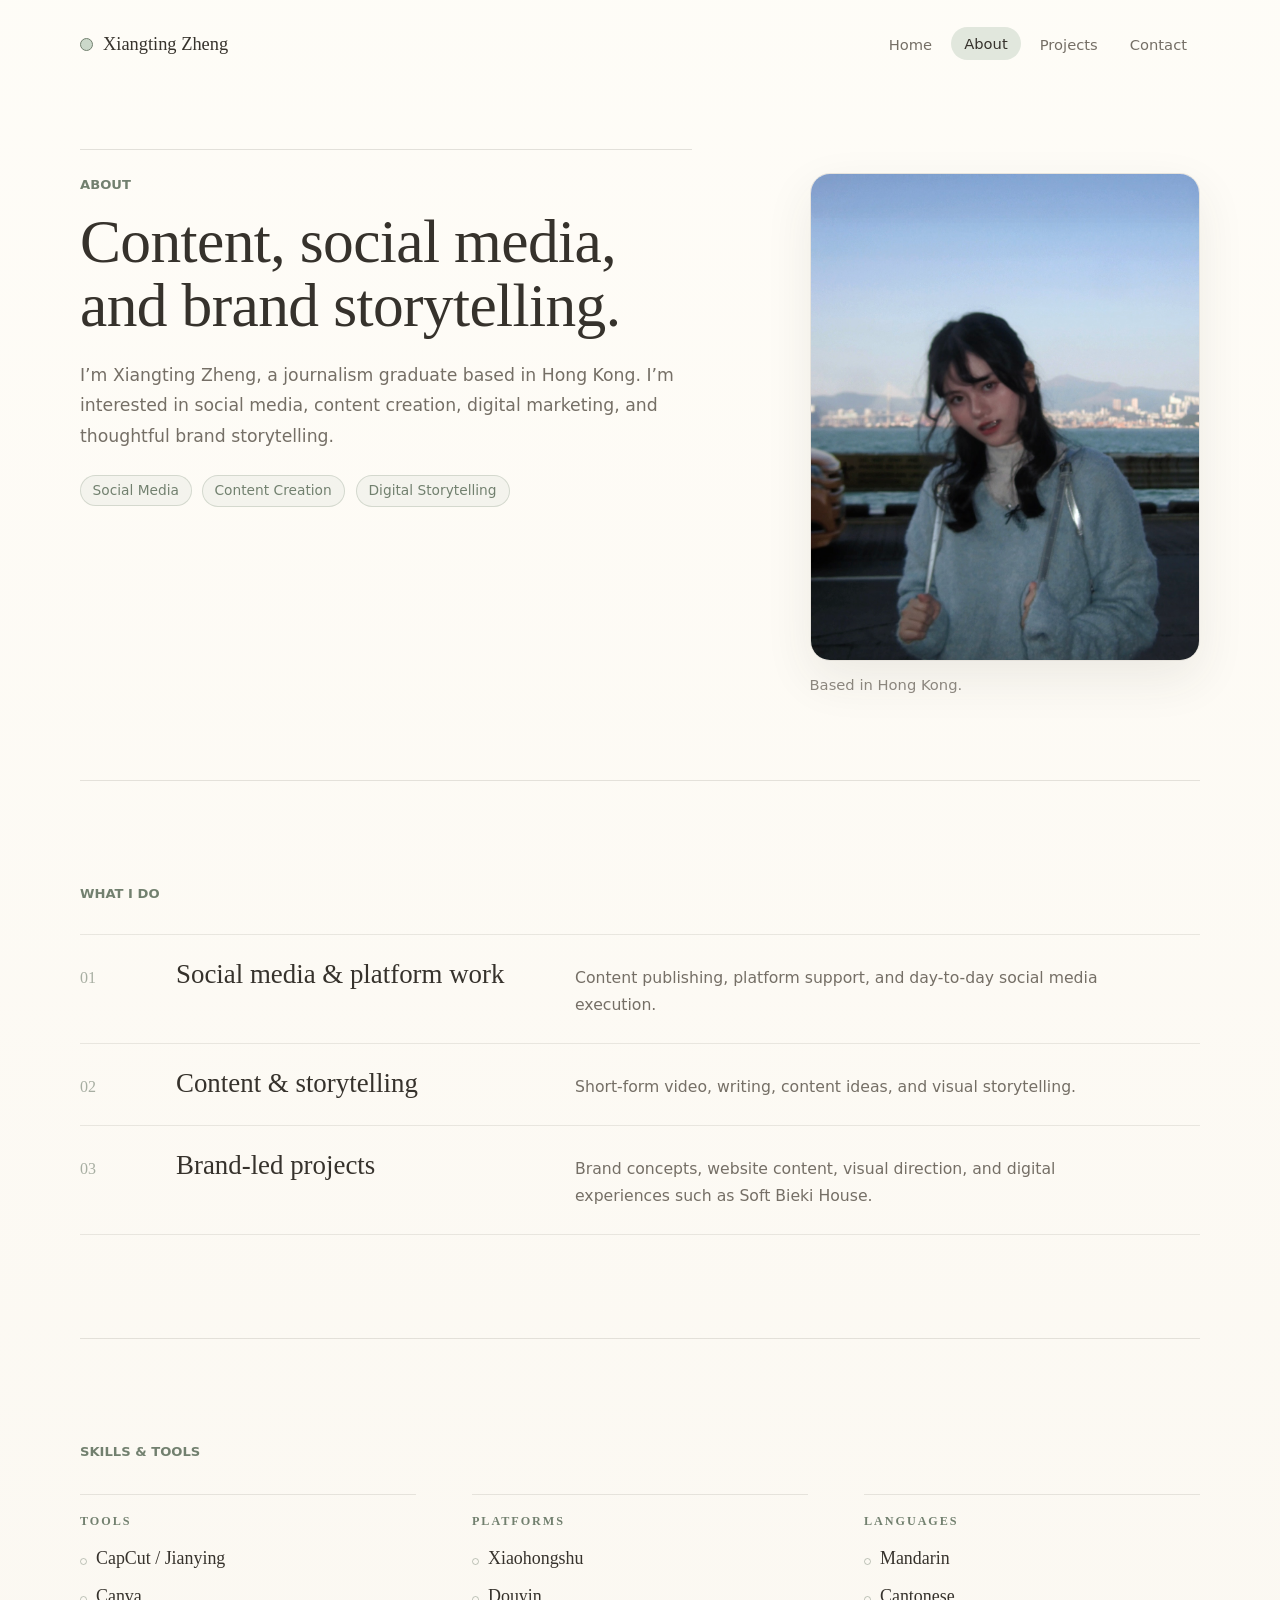
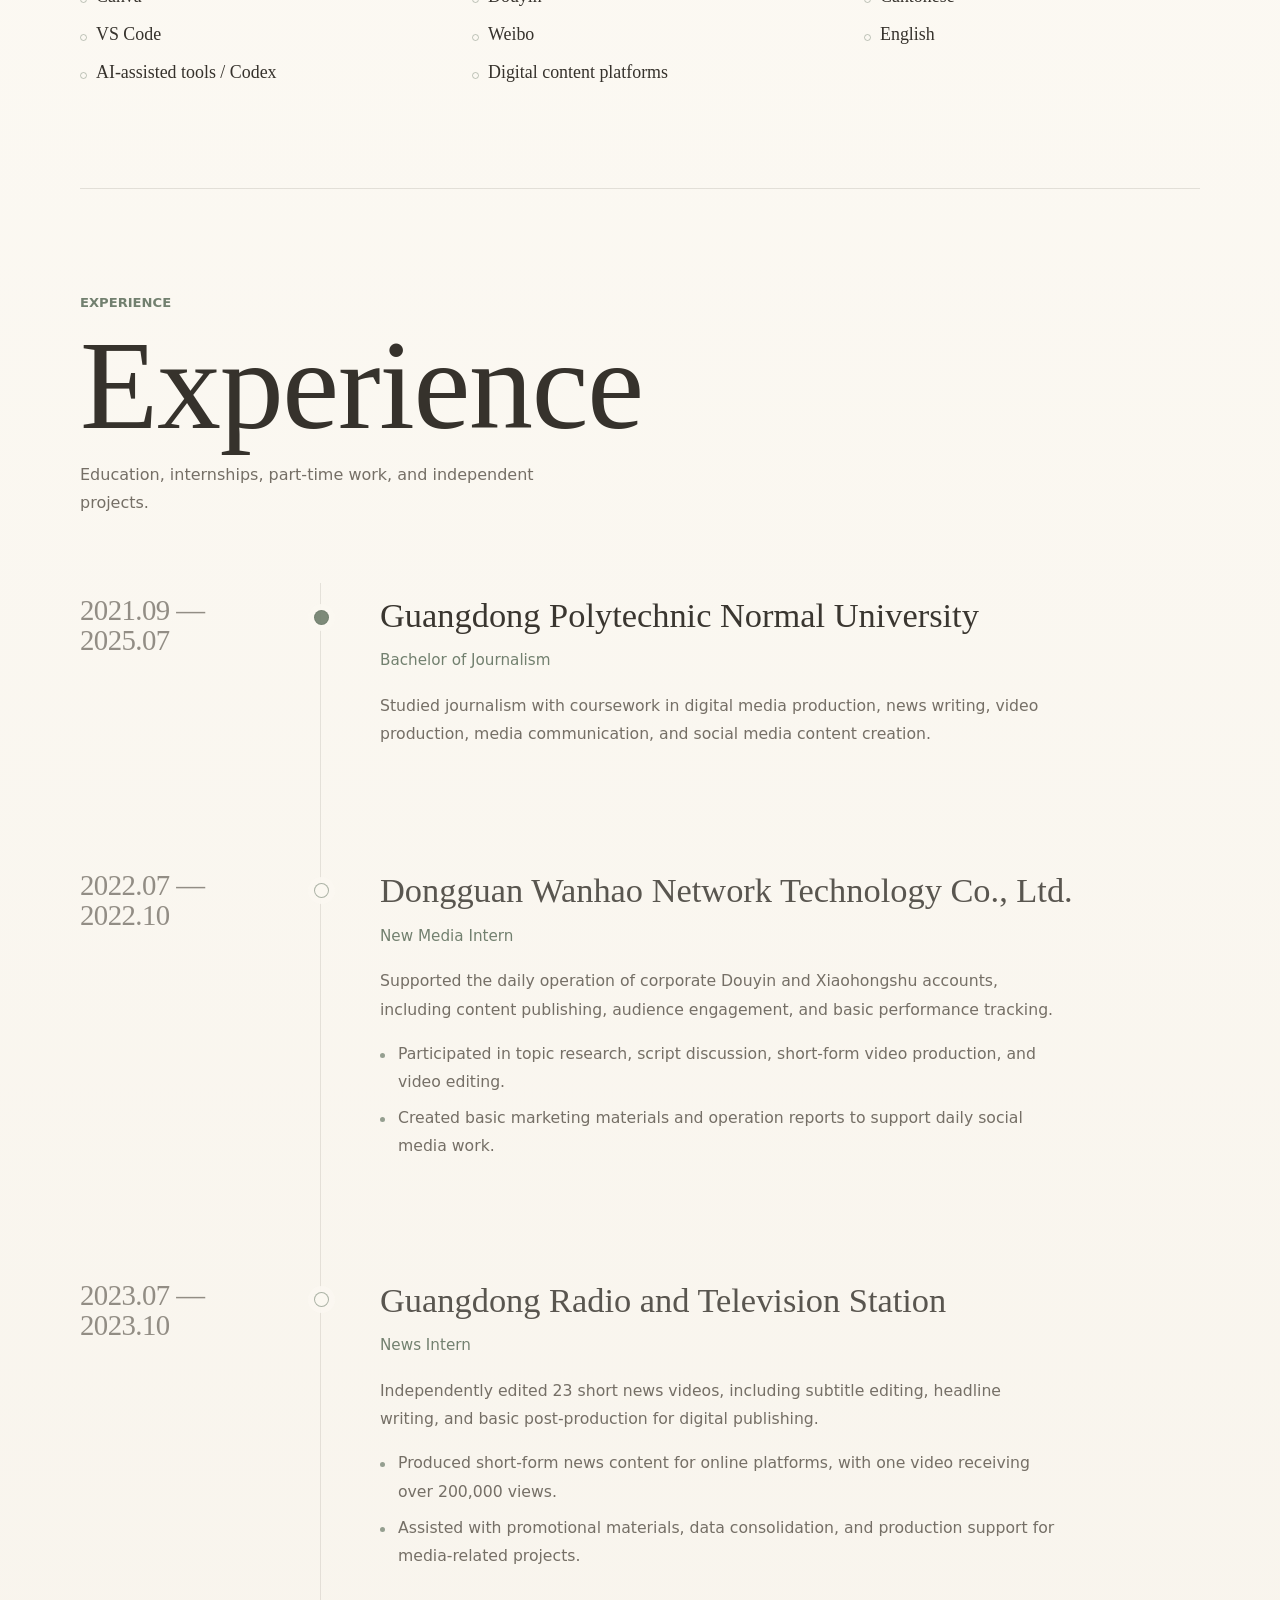
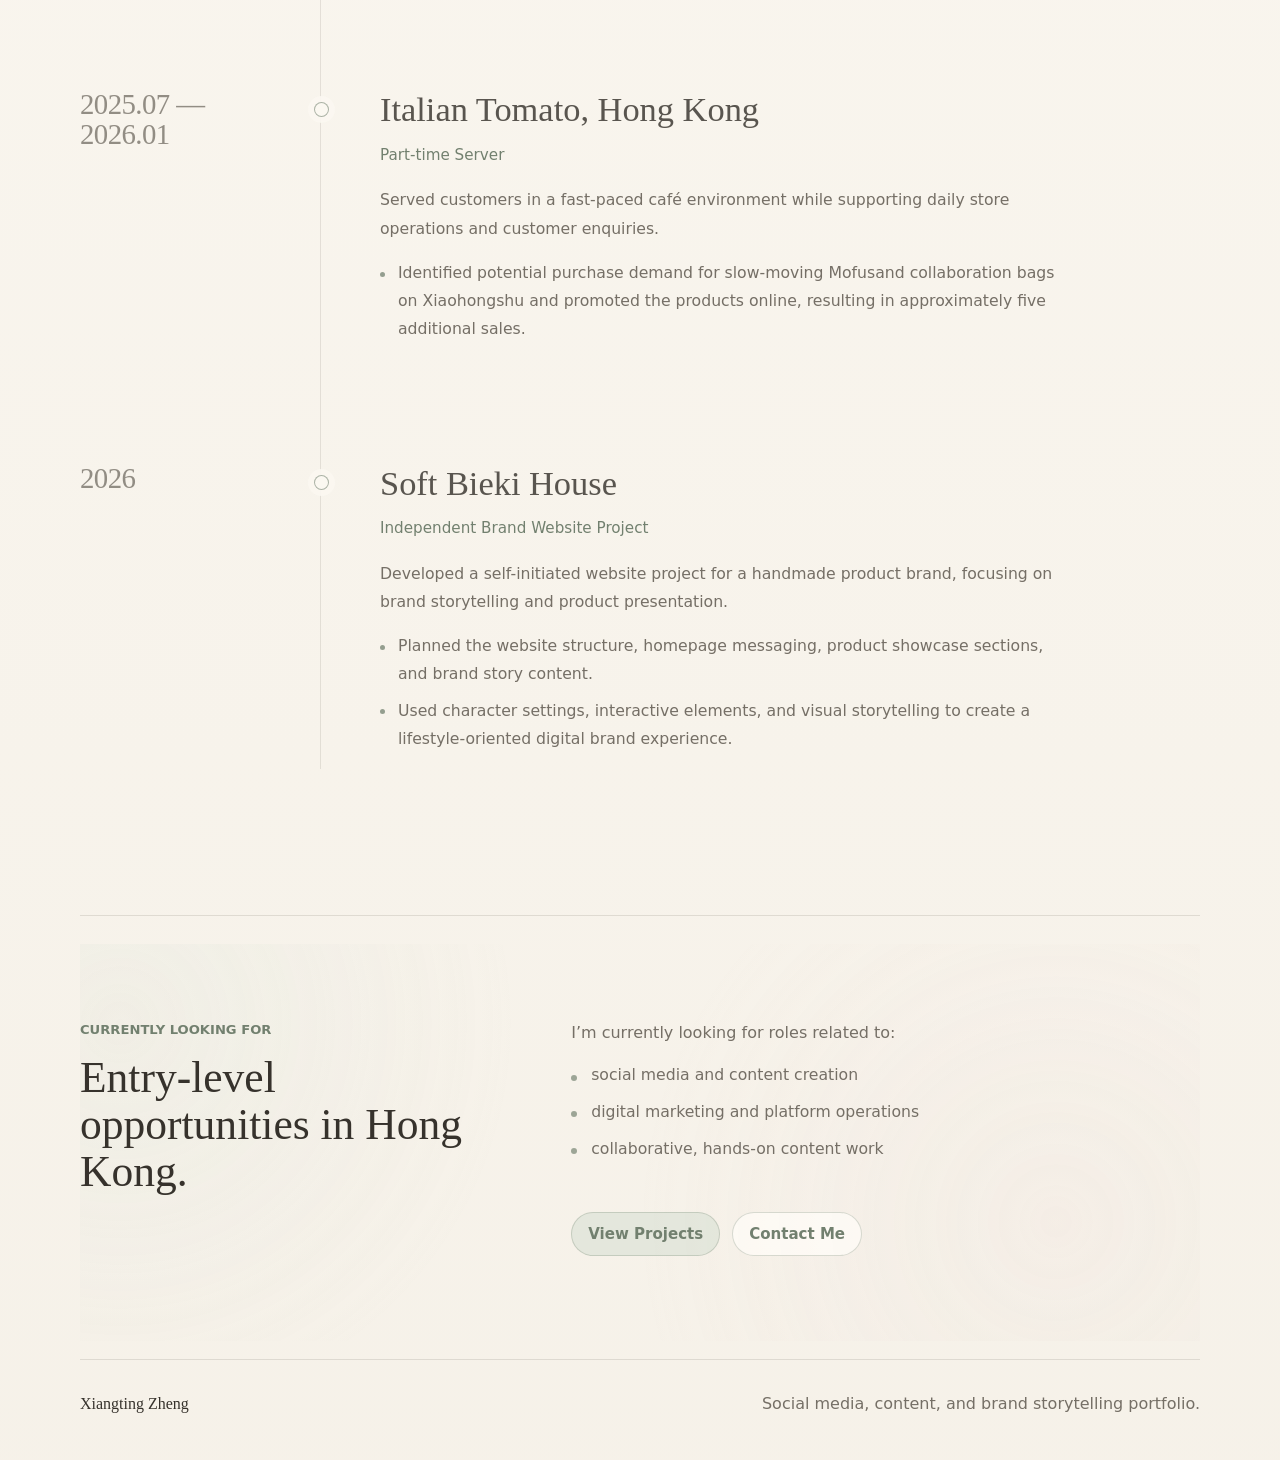
<file: about.html>
<!doctype html>
<html lang="en">
  <head>
    <meta charset="UTF-8" />
    <meta name="viewport" content="width=device-width, initial-scale=1.0" />
    <meta
      name="description"
      content="About Xiangting Zheng, a Hong Kong-based junior social media, content, and digital marketing candidate."
    />
    <title>About | Xiangting Zheng</title>
    <link rel="stylesheet" href="assets/css/styles.css?v=about-animation-polish-20260723" />
  </head>
  <body class="about-page">
    <div data-site-header></div>

    <main class="about-editorial-page">
      <section class="about-editorial-hero">
        <article class="about-editorial-intro">
          <p class="section-label">ABOUT</p>
          <h1>
            <span>Content, social media,</span>
            <span>and brand storytelling.</span>
          </h1>
          <p>
            I’m Xiangting Zheng, a journalism graduate based in Hong Kong. I’m
            interested in social media, content creation, digital marketing, and
            thoughtful brand storytelling.
          </p>
          <div class="about-keywords" aria-label="Profile keywords">
            <span>Social Media</span>
            <span>Content Creation</span>
            <span>Digital Storytelling</span>
          </div>
        </article>

        <aside class="about-editorial-portrait" aria-label="Portrait">
          <figure>
            <img
              src="assets/images/about/xiangting-portrait.jpg"
              alt="Portrait of Xiangting Zheng by the Hong Kong waterfront"
            />
            <figcaption>Based in Hong Kong.</figcaption>
          </figure>
        </aside>
      </section>

      <section class="about-editorial-section about-work-section about-motion-section">
        <p class="section-label">WHAT I DO</p>
        <div class="about-work-list">
          <article>
            <span>01</span>
            <h2>Social media & platform work</h2>
            <p>Content publishing, platform support, and day-to-day social media execution.</p>
          </article>
          <article>
            <span>02</span>
            <h2>Content & storytelling</h2>
            <p>Short-form video, writing, content ideas, and visual storytelling.</p>
          </article>
          <article>
            <span>03</span>
            <h2>Brand-led projects</h2>
            <p>
              Brand concepts, website content, visual direction, and digital
              experiences such as Soft Bieki House.
            </p>
          </article>
        </div>
      </section>

      <section class="about-editorial-section about-skills-section about-motion-section">
        <p class="section-label">SKILLS & TOOLS</p>
        <div class="about-skill-columns">
          <article>
            <h2>Tools</h2>
            <ul>
              <li>CapCut / Jianying</li>
              <li>Canva</li>
              <li>VS Code</li>
              <li>AI-assisted tools / Codex</li>
            </ul>
          </article>
          <article>
            <h2>Platforms</h2>
            <ul>
              <li>Xiaohongshu</li>
              <li>Douyin</li>
              <li>Weibo</li>
              <li>Digital content platforms</li>
            </ul>
          </article>
          <article>
            <h2>Languages</h2>
            <ul>
              <li>Mandarin</li>
              <li>Cantonese</li>
              <li>English</li>
            </ul>
          </article>
        </div>
      </section>

      <section class="about-editorial-section about-experience-section about-motion-section" id="experience">
        <div class="about-experience-heading">
          <p class="section-label">EXPERIENCE</p>
          <h2>Experience</h2>
          <p>
            Education, internships, part-time work, and independent projects.
          </p>
        </div>

        <div class="about-timeline">
          <article class="about-timeline-entry">
            <div class="about-timeline-date">2021.09 — 2025.07</div>
            <div class="about-timeline-copy">
              <h3>Guangdong Polytechnic Normal University</h3>
              <p class="about-timeline-role">Bachelor of Journalism</p>
              <p>
                Studied journalism with coursework in digital media production,
                news writing, video production, media communication, and social
                media content creation.
              </p>
            </div>
          </article>

          <article class="about-timeline-entry">
            <div class="about-timeline-date">2022.07 — 2022.10</div>
            <div class="about-timeline-copy">
              <h3>Dongguan Wanhao Network Technology Co., Ltd.</h3>
              <p class="about-timeline-role">New Media Intern</p>
              <p>
                Supported the daily operation of corporate Douyin and
                Xiaohongshu accounts, including content publishing, audience
                engagement, and basic performance tracking.
              </p>
              <ul>
                <li>
                  Participated in topic research, script discussion, short-form
                  video production, and video editing.
                </li>
                <li>
                  Created basic marketing materials and operation reports to
                  support daily social media work.
                </li>
              </ul>
            </div>
          </article>

          <article class="about-timeline-entry">
            <div class="about-timeline-date">2023.07 — 2023.10</div>
            <div class="about-timeline-copy">
              <h3>Guangdong Radio and Television Station</h3>
              <p class="about-timeline-role">News Intern</p>
              <p>
                Independently edited 23 short news videos, including subtitle
                editing, headline writing, and basic post-production for digital
                publishing.
              </p>
              <ul>
                <li>
                  Produced short-form news content for online platforms, with one
                  video receiving over 200,000 views.
                </li>
                <li>
                  Assisted with promotional materials, data consolidation, and
                  production support for media-related projects.
                </li>
              </ul>
            </div>
          </article>

          <article class="about-timeline-entry">
            <div class="about-timeline-date">2025.07 — 2026.01</div>
            <div class="about-timeline-copy">
              <h3>Italian Tomato, Hong Kong</h3>
              <p class="about-timeline-role">Part-time Server</p>
              <p>
                Served customers in a fast-paced café environment while
                supporting daily store operations and customer enquiries.
              </p>
              <ul>
                <li>
                  Identified potential purchase demand for slow-moving Mofusand
                  collaboration bags on Xiaohongshu and promoted the products
                  online, resulting in approximately five additional sales.
                </li>
              </ul>
            </div>
          </article>

          <article class="about-timeline-entry">
            <div class="about-timeline-date">2026</div>
            <div class="about-timeline-copy">
              <h3>Soft Bieki House</h3>
              <p class="about-timeline-role">Independent Brand Website Project</p>
              <p>
                Developed a self-initiated website project for a handmade
                product brand, focusing on brand storytelling and product
                presentation.
              </p>
              <ul>
                <li>
                  Planned the website structure, homepage messaging, product
                  showcase sections, and brand story content.
                </li>
                <li>
                  Used character settings, interactive elements, and visual
                  storytelling to create a lifestyle-oriented digital brand
                  experience.
                </li>
              </ul>
            </div>
          </article>
        </div>
      </section>

      <section class="about-editorial-section about-looking-editorial about-motion-section">
        <div>
          <p class="section-label">CURRENTLY LOOKING FOR</p>
          <h2>Entry-level opportunities in Hong Kong.</h2>
        </div>
        <div>
          <p>I’m currently looking for roles related to:</p>
          <ul>
            <li>social media and content creation</li>
            <li>digital marketing and platform operations</li>
            <li>collaborative, hands-on content work</li>
          </ul>
          <div class="about-actions">
            <a class="button" href="projects.html">View Projects</a>
            <a class="button secondary-button" href="contact.html">Contact Me</a>
          </div>
        </div>
      </section>
    </main>

    <div data-site-footer></div>
    <script src="assets/js/site.js?v=about-animation-polish-20260723"></script>
  </body>
</html>
</file>
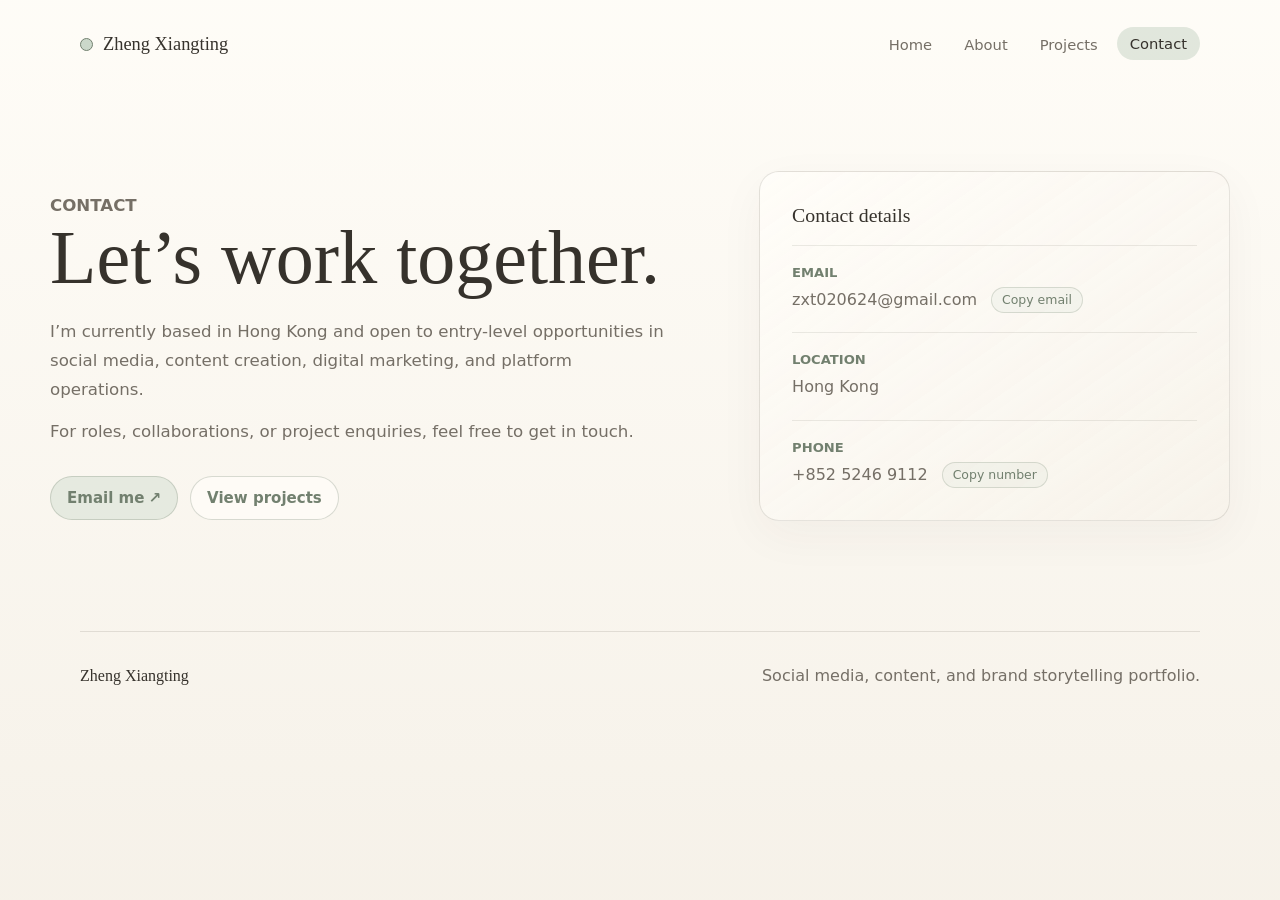
<file: contact.html>
<!doctype html>
<html lang="en">
  <head>
    <meta charset="UTF-8" />
    <meta name="viewport" content="width=device-width, initial-scale=1.0" />
    <meta
      name="description"
      content="Contact Zheng Xiangting for social media, content, and brand-related opportunities."
    />
    <title>Contact | Zheng Xiangting</title>
    <link rel="stylesheet" href="assets/css/styles.css?v=contact-refine-20260722" />
  </head>
  <body class="contact-page">
    <div data-site-header></div>

    <main class="contact-page-main">
      <section class="contact-page-hero">
        <div class="contact-intro">
          <p class="eyebrow">CONTACT</p>
          <h1>Let’s work together.</h1>
          <p>
            I’m currently based in Hong Kong and open to entry-level opportunities
            in social media, content creation, digital marketing, and platform
            operations.
          </p>
          <p>
            For roles, collaborations, or project enquiries, feel free to get in touch.
          </p>
          <div class="contact-actions">
            <a class="button" href="mailto:zxt020624@gmail.com">
              Email me <span class="button-arrow" aria-hidden="true">↗</span>
            </a>
            <a class="button secondary-button" href="projects.html">View projects</a>
          </div>
        </div>

        <aside class="contact-card" aria-label="Contact details">
          <span class="contact-card-kicker">Contact details</span>
          <div class="contact-list">
            <div>
              <span>EMAIL</span>
              <p class="contact-email-line">
                <a href="mailto:zxt020624@gmail.com">zxt020624@gmail.com</a>
                <button
                  class="copy-email-button"
                  type="button"
                  data-copy-email="zxt020624@gmail.com"
                  aria-label="Copy email address"
                >
                  Copy email
                </button>
              </p>
            </div>
            <div>
              <span>LOCATION</span>
              <p>Hong Kong</p>
            </div>
            <div>
              <span>PHONE</span>
              <p class="contact-email-line">
                <a href="tel:+85252469112">+852 5246 9112</a>
                <button
                  class="copy-email-button"
                  type="button"
                  data-copy-email="+85252469112"
                  data-copy-label="Copy number"
                  aria-label="Copy phone number"
                >
                  Copy number
                </button>
              </p>
            </div>
          </div>
        </aside>
      </section>
    </main>

    <div data-site-footer></div>
    <script src="assets/js/site.js?v=contact-refine-20260722"></script>
  </body>
</html>
</file>
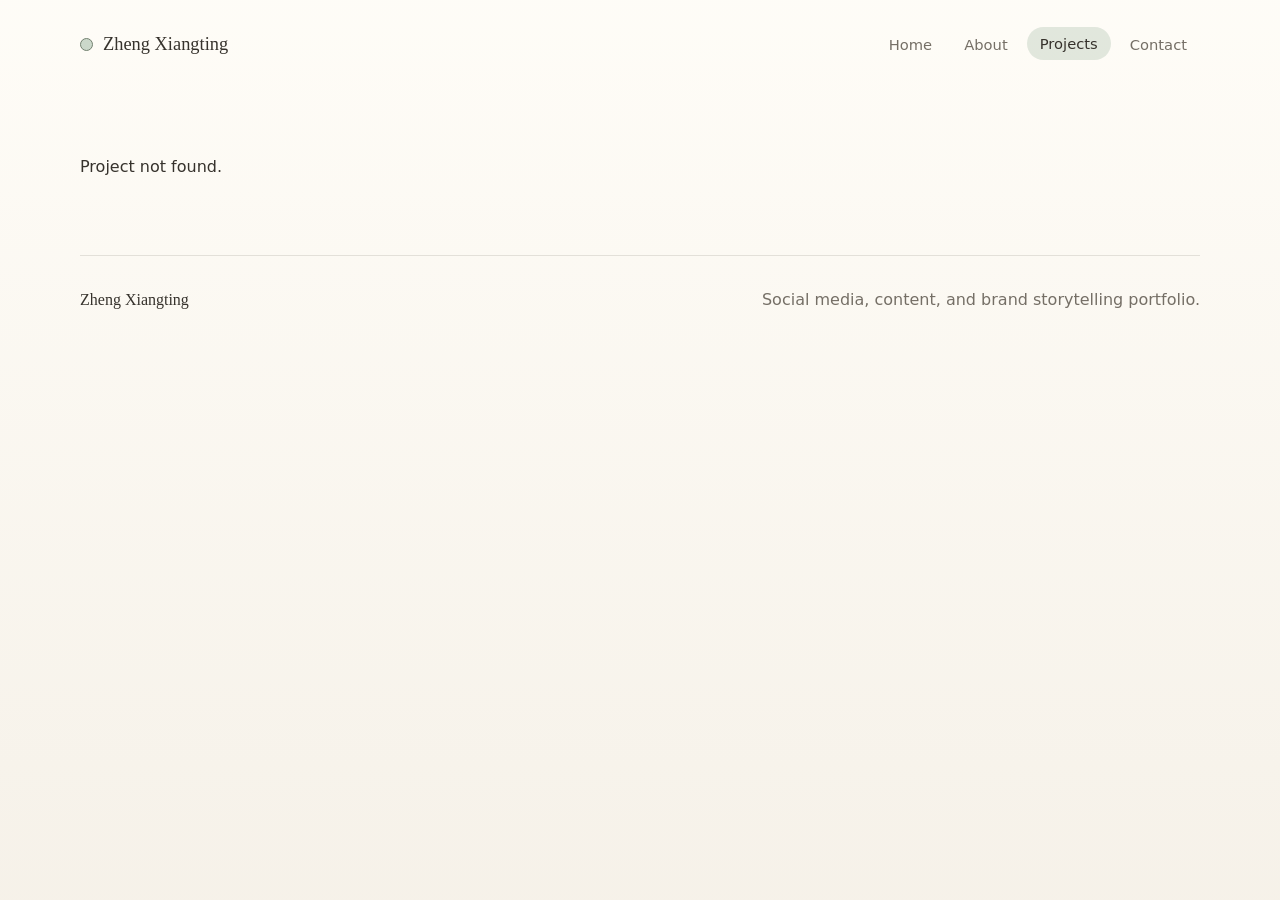
<file: projects/guangdong-tv.html>
<!doctype html>
<html lang="en">
  <head>
    <meta charset="UTF-8" />
    <meta name="viewport" content="width=device-width, initial-scale=1.0" />
    <meta name="description" content="Guangdong TV short news video editing project by Zheng Xiangting." />
    <title>Guangdong TV | Zheng Xiangting</title>
    <link rel="stylesheet" href="../assets/css/styles.css?v=other-works-case-20260721" />
  </head>
  <body>
    <div data-site-header></div>
    <main data-project-detail data-project="guangdong-tv"></main>
    <div data-site-footer></div>
    <script src="../assets/js/site.js?v=other-works-case-20260721"></script>
  </body>
</html>
</file>
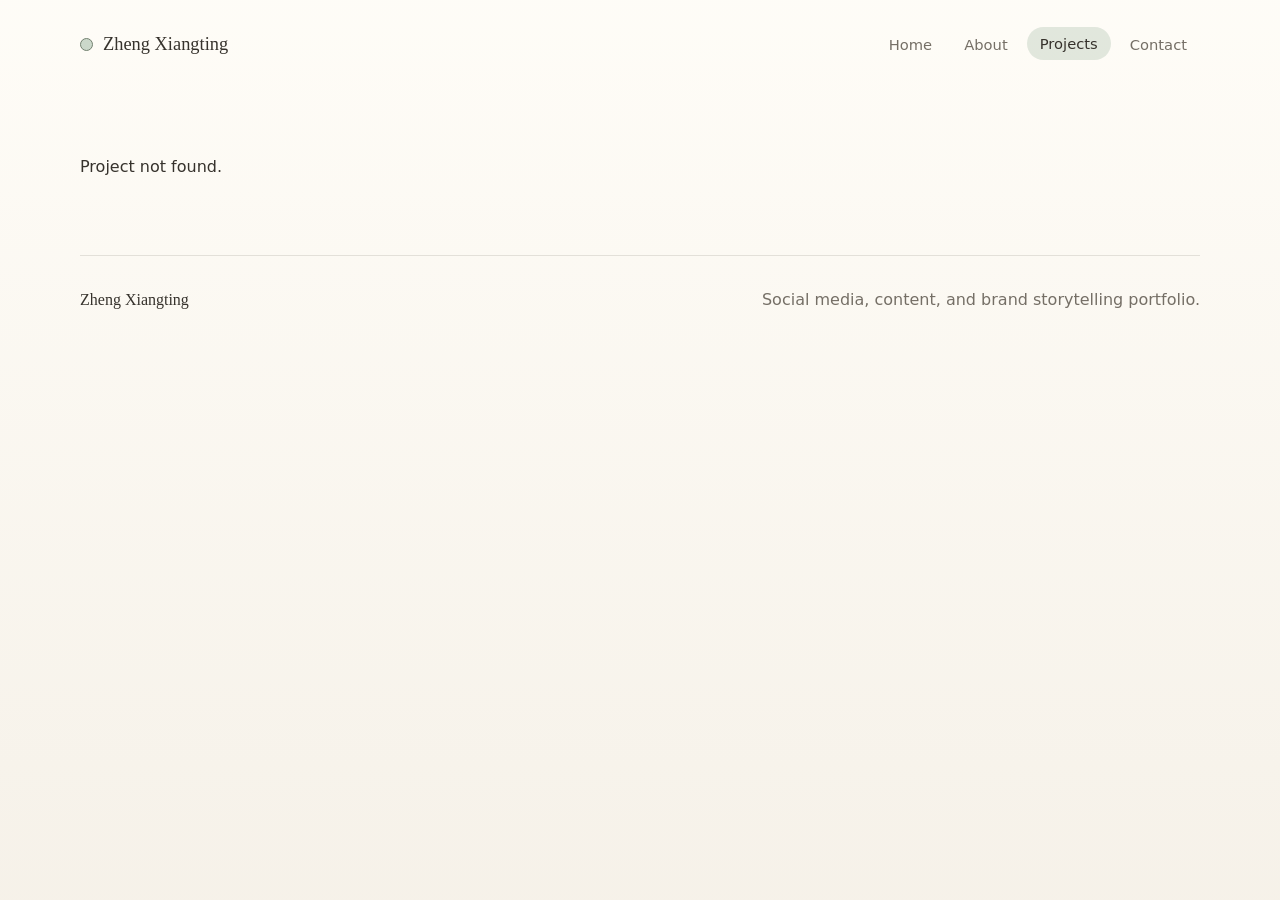
<file: projects/italian-tomato-mofusand.html>
<!doctype html>
<html lang="en">
  <head>
    <meta charset="UTF-8" />
    <meta name="viewport" content="width=device-width, initial-scale=1.0" />
    <meta
      name="description"
      content="Italian Tomato × mofusand Xiaohongshu social commerce mini case by Zheng Xiangting."
    />
    <title>Italian Tomato × mofusand | Zheng Xiangting</title>
    <link rel="stylesheet" href="../assets/css/styles.css?v=other-works-case-20260721" />
  </head>
  <body>
    <div data-site-header></div>
    <main data-project-detail data-project="italian-tomato-mofusand"></main>
    <div data-site-footer></div>
    <script src="../assets/js/site.js?v=other-works-case-20260721"></script>
  </body>
</html>
</file>
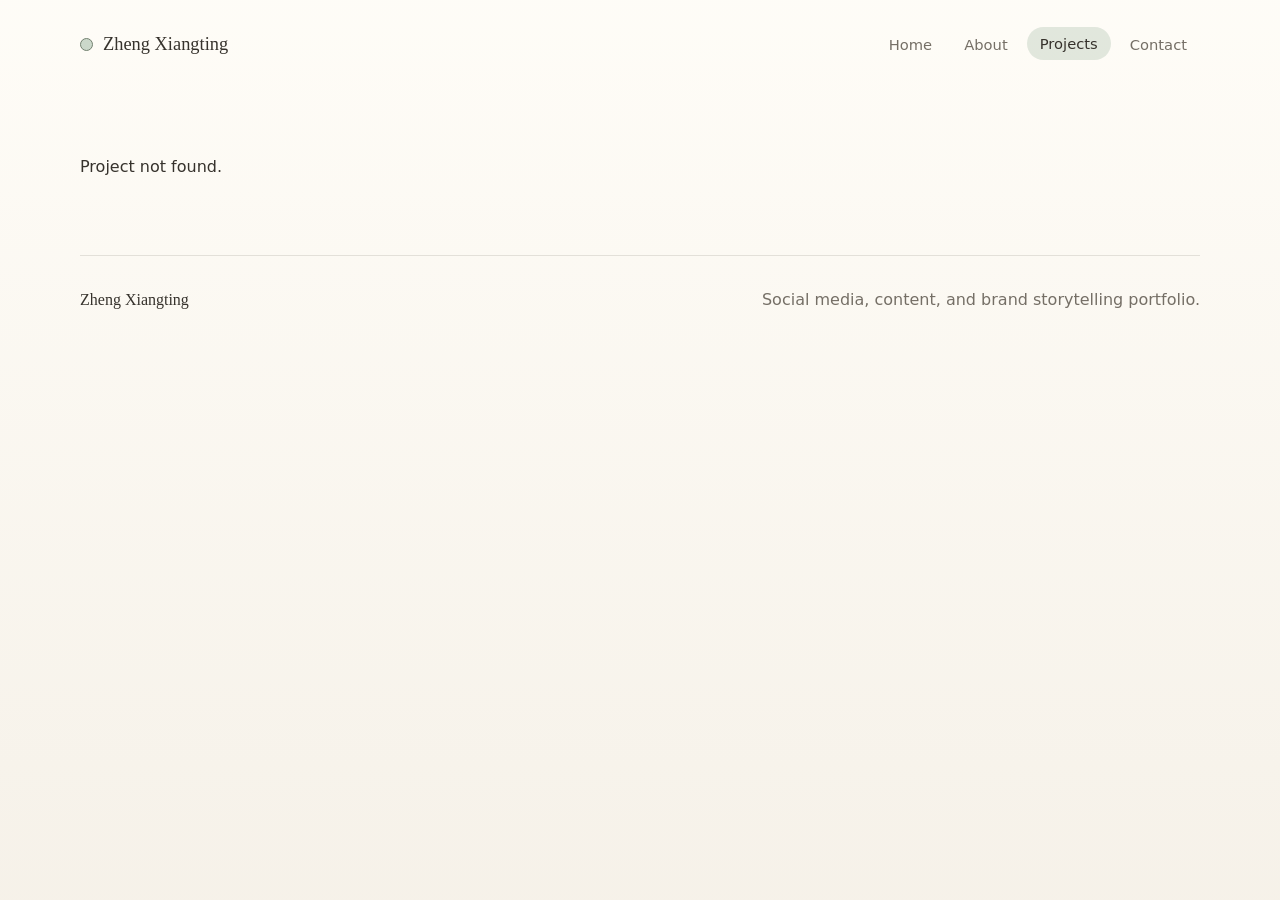
<file: projects/new-media-internship.html>
<!doctype html>
<html lang="en">
  <head>
    <meta charset="UTF-8" />
    <meta name="viewport" content="width=device-width, initial-scale=1.0" />
    <meta name="description" content="New Media Internship project by Zheng Xiangting." />
    <title>New Media Internship | Zheng Xiangting</title>
    <link rel="stylesheet" href="../assets/css/styles.css?v=other-works-case-20260721" />
  </head>
  <body>
    <div data-site-header></div>
    <main data-project-detail data-project="new-media-internship"></main>
    <div data-site-footer></div>
    <script src="../assets/js/site.js?v=other-works-case-20260721"></script>
  </body>
</html>
</file>
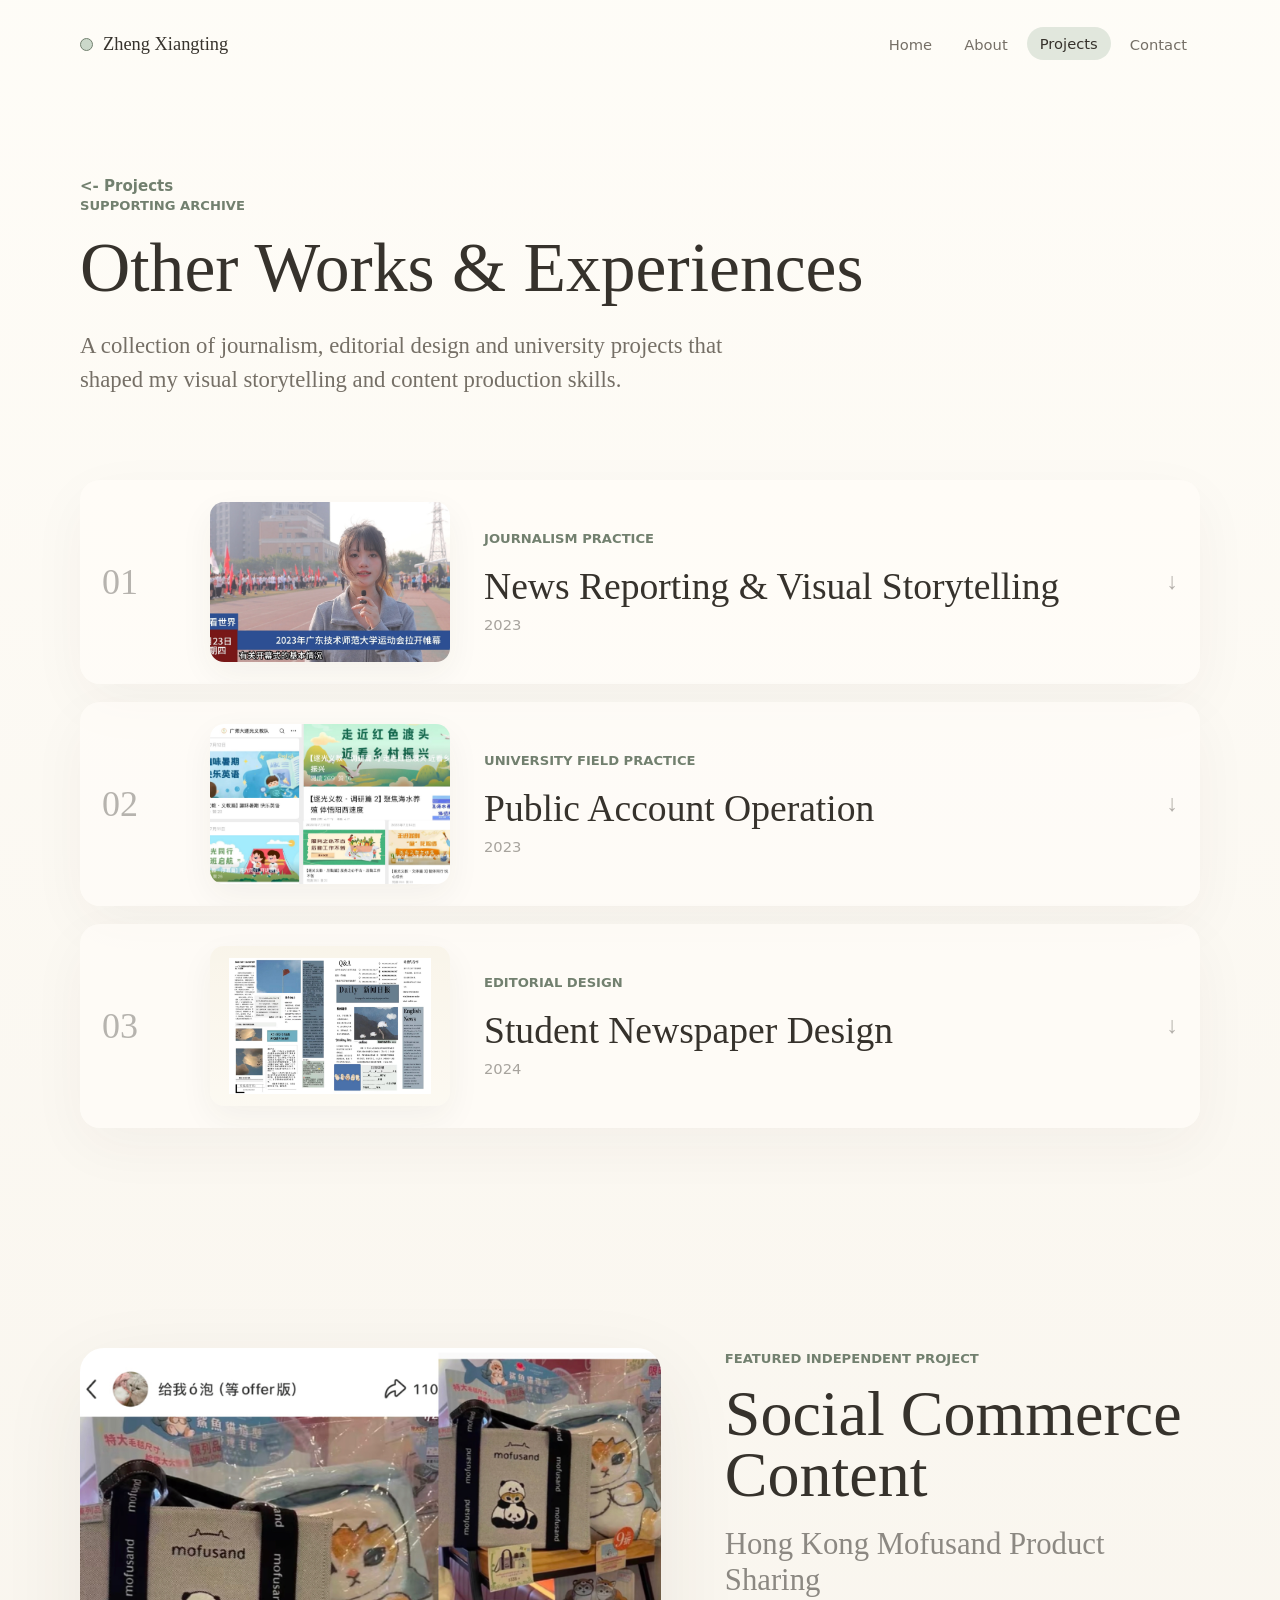
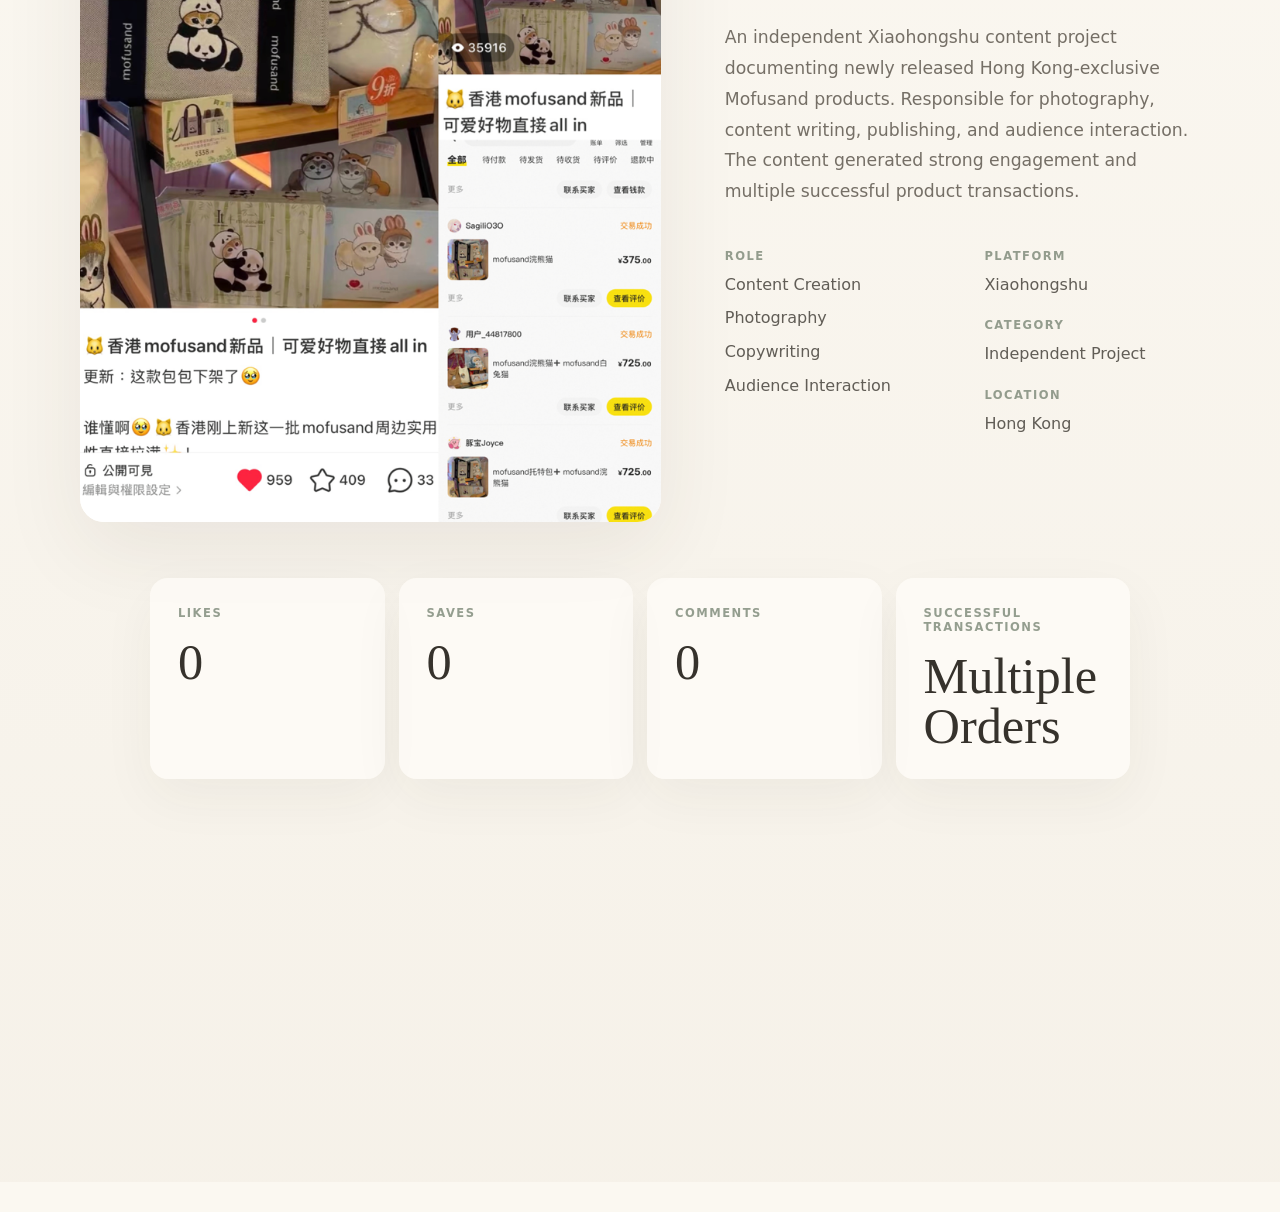
<file: projects/other-works.html>
<!doctype html>
<html lang="en">
  <head>
    <meta charset="UTF-8" />
    <meta name="viewport" content="width=device-width, initial-scale=1.0" />
    <meta
      name="description"
      content="Other works and experiences portfolio project by Zheng Xiangting."
    />
    <title>Other Works & Experiences | Zheng Xiangting</title>
    <link rel="stylesheet" href="../assets/css/styles.css?v=mofusand-feature-layout-20260721" />
  </head>
  <body>
    <div data-site-header></div>
    <main data-project-detail data-project="other-works"></main>
    <div data-site-footer></div>
    <script src="../assets/js/site.js?v=mofusand-feature-layout-20260721"></script>
  </body>
</html>
</file>
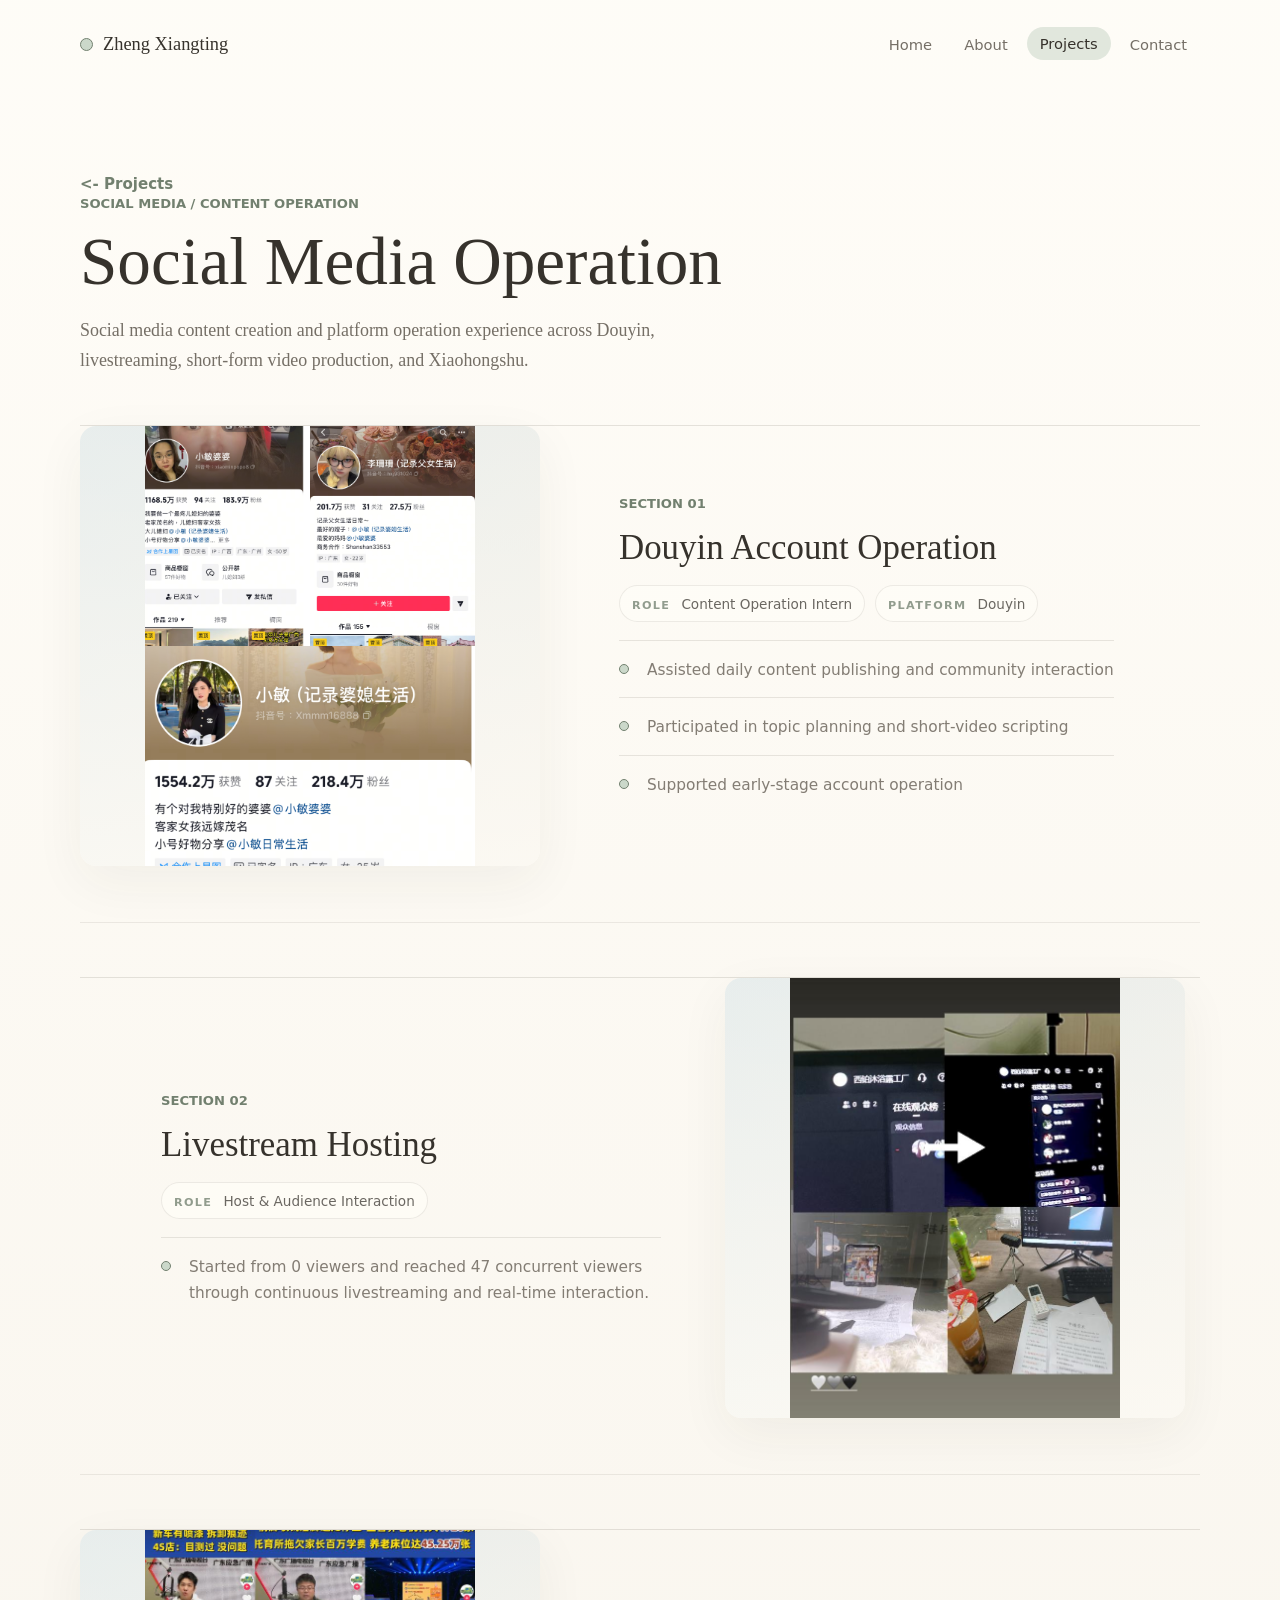
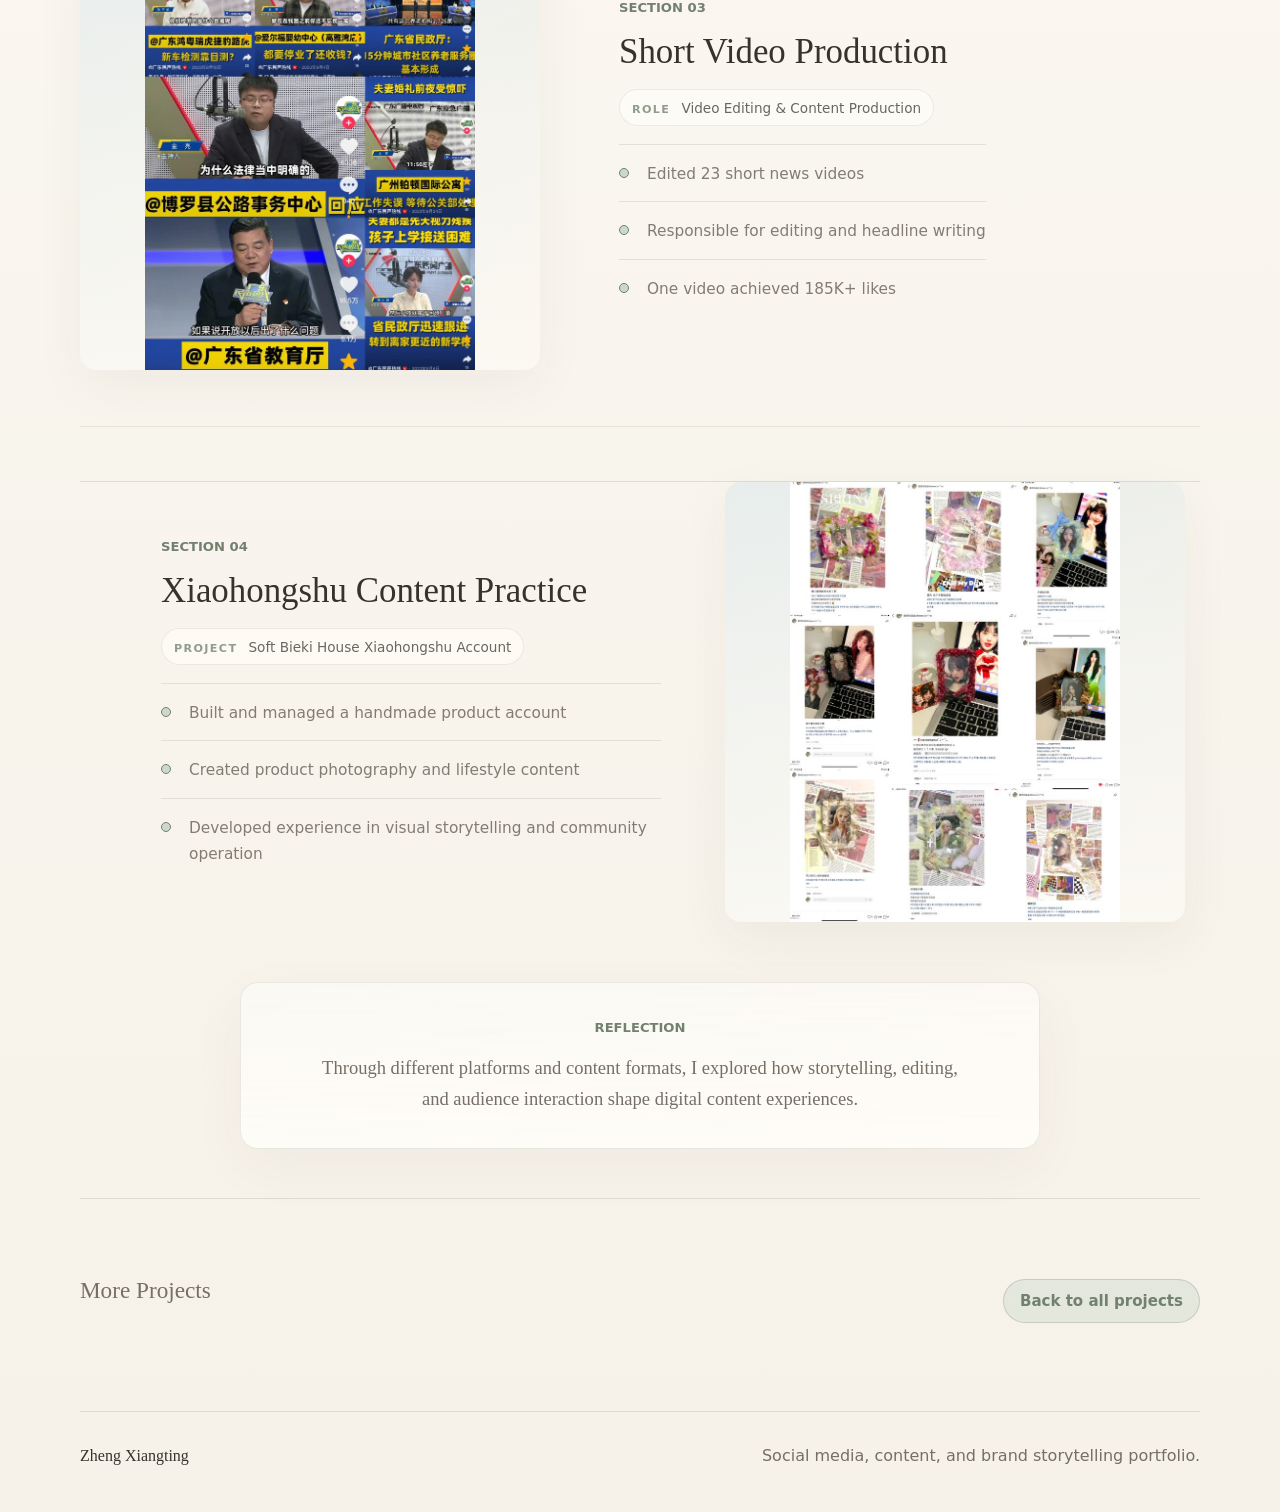
<file: projects/social-media-operation.html>
<!doctype html>
<html lang="en">
  <head>
    <meta charset="UTF-8" />
    <meta name="viewport" content="width=device-width, initial-scale=1.0" />
    <meta
      name="description"
      content="Social Media Operation portfolio project by Zheng Xiangting."
    />
    <title>Social Media Operation | Zheng Xiangting</title>
    <link rel="stylesheet" href="../assets/css/styles.css?v=other-works-case-20260721" />
  </head>
  <body>
    <div data-site-header></div>
    <main data-project-detail data-project="social-media-operation"></main>
    <div data-site-footer></div>
    <script src="../assets/js/site.js?v=other-works-case-20260721"></script>
  </body>
</html>
</file>
<file: assets/css/styles.css>
:root {
  --paper: #fbf8f1;
  --paper-soft: #f4efe6;
  --ink: #36322c;
  --muted: #756f66;
  --line: #ddd2c2;
  --white: #fffdf8;
  --sage: #cbd8ca;
  --sage-deep: #72806f;
  --blue: #d7e2e4;
  --blue-deep: #6e8186;
  --rose: #ead4d0;
  --rose-deep: #8c716e;
  --wheat: #eadfc6;
  --wheat-deep: #897754;
  --shadow: 0 22px 70px rgba(63, 55, 44, 0.08);
}

/* Editorial About page rebuild */
.about-editorial-page {
  width: min(1120px, calc(100% - 64px));
  margin-inline: auto;
}

.about-editorial-hero {
  display: grid;
  grid-template-columns: minmax(0, 0.58fr) minmax(300px, 0.42fr);
  align-items: start;
  gap: clamp(36px, 5vw, 64px);
  padding: clamp(46px, 6vw, 70px) 0 clamp(58px, 7vw, 84px);
}

.about-editorial-intro {
  border-top: 1px solid rgba(117, 111, 102, 0.2);
  padding-top: 24px;
}

.about-editorial-intro .section-label {
  opacity: 0;
  transform: translateY(12px);
  animation: aboutFadeUp 560ms ease-out 40ms forwards;
}

.about-editorial-intro h1 {
  max-width: 700px;
  margin: 0 0 22px;
  font-family: Georgia, "Times New Roman", serif;
  font-size: clamp(3rem, 4.8vw, 3.85rem);
  font-weight: 500;
  line-height: 1.05;
  letter-spacing: -0.01em;
}

.about-editorial-intro h1 span {
  display: block;
  opacity: 0;
  transform: translateY(28px);
  animation: aboutHeroLineReveal 780ms cubic-bezier(0.22, 1, 0.36, 1) forwards;
}

.about-editorial-intro h1 span:nth-child(2) {
  animation-delay: 120ms;
}

.about-editorial-intro > p:not(.section-label) {
  max-width: 620px;
  margin: 0;
  color: var(--muted);
  font-size: clamp(1rem, 1.35vw, 1.08rem);
  line-height: 1.76;
  opacity: 0;
  transform: translateY(18px);
  animation: aboutFadeUp 700ms ease-out 260ms forwards;
}

.about-keywords {
  display: flex;
  flex-wrap: wrap;
  gap: 10px;
  margin-top: 24px;
}

.about-keywords span {
  border: 1px solid rgba(114, 128, 111, 0.24);
  border-radius: 999px;
  padding: 8px 12px;
  background: rgba(203, 216, 202, 0.2);
  color: var(--sage-deep);
  font-size: 0.86rem;
  line-height: 1;
  opacity: 0;
  transform: translateY(14px);
  animation: aboutFadeUp 640ms ease-out forwards;
  transition:
    background-color 250ms ease,
    border-color 250ms ease,
    color 250ms ease,
    transform 250ms ease;
}

.about-keywords span:nth-child(1) {
  animation-delay: 380ms;
}

.about-keywords span:nth-child(2) {
  animation-delay: 480ms;
}

.about-keywords span:nth-child(3) {
  animation-delay: 580ms;
}

.about-keywords span:hover {
  border-color: rgba(114, 128, 111, 0.38);
  background: rgba(203, 216, 202, 0.32);
  color: rgba(70, 83, 67, 0.95);
  transform: translateY(-1px);
}

.about-editorial-portrait {
  display: flex;
  justify-content: flex-end;
  padding-top: 24px;
  opacity: 0;
  transform: scale(1.04);
  animation: aboutPortraitIn 860ms cubic-bezier(0.22, 1, 0.36, 1) 220ms forwards;
}

.about-editorial-portrait figure {
  width: min(390px, 100%);
  margin: 0;
  animation: aboutPortraitFloat 6s ease-in-out 1.1s infinite;
}

.about-editorial-portrait img {
  display: block;
  width: 100%;
  aspect-ratio: 4 / 5;
  border: 1px solid rgba(117, 111, 102, 0.18);
  border-radius: 20px;
  object-fit: cover;
  object-position: 55% 58%;
  box-shadow: 0 18px 48px rgba(63, 55, 44, 0.085);
  filter: saturate(0.86) brightness(1.04);
}

.about-editorial-portrait figcaption {
  margin-top: 12px;
  color: rgba(117, 111, 102, 0.82);
  font-size: 0.92rem;
  line-height: 1.6;
}

.about-editorial-section {
  border-top: 1px solid rgba(117, 111, 102, 0.18);
  padding: clamp(76px, 8vw, 104px) 0;
}

body.about-motion-ready .about-motion-section {
  opacity: 0;
  transform: translateY(30px);
  transition:
    opacity 700ms ease-out,
    transform 700ms ease-out;
}

body.about-motion-ready .about-motion-section.is-visible {
  opacity: 1;
  transform: translateY(0);
}

.about-work-list {
  display: grid;
  margin-top: 28px;
  border-top: 1px solid rgba(117, 111, 102, 0.14);
}

.about-work-list article {
  position: relative;
  display: grid;
  grid-template-columns: 72px minmax(240px, 0.75fr) minmax(0, 1.25fr);
  align-items: baseline;
  gap: 24px;
  border-bottom: 1px solid rgba(117, 111, 102, 0.14);
  padding: 24px 0;
  transition:
    color 250ms ease,
    transform 250ms ease;
}

.about-work-list article::after {
  position: absolute;
  right: 0;
  bottom: -1px;
  left: 0;
  height: 1px;
  content: "";
  background: rgba(114, 128, 111, 0.5);
  transform: scaleX(0);
  transform-origin: left;
  transition: transform 360ms ease;
}

.about-work-list article:hover {
  transform: translateX(6px);
}

.about-work-list article:hover::after {
  transform: scaleX(1);
}

.about-work-list span {
  color: rgba(114, 128, 111, 0.62);
  font-family: Georgia, "Times New Roman", serif;
  font-size: 1rem;
  transition: color 250ms ease;
}

.about-work-list h2 {
  margin: 0;
  font-family: Georgia, "Times New Roman", serif;
  font-size: clamp(1.35rem, 2.1vw, 1.75rem);
  font-weight: 500;
  line-height: 1.18;
  transition: color 250ms ease;
}

.about-work-list article:hover span,
.about-work-list article:hover h2 {
  color: rgba(54, 50, 44, 0.92);
}

.about-work-list article:hover span {
  color: rgba(114, 128, 111, 0.98);
}

.about-work-list p {
  max-width: 560px;
  margin: 0;
  color: var(--muted);
  font-size: 0.98rem;
  line-height: 1.72;
}

.about-skill-columns {
  display: grid;
  grid-template-columns: repeat(3, minmax(0, 1fr));
  gap: clamp(32px, 5vw, 56px);
  margin-top: 30px;
}

.about-skill-columns article {
  border-top: 1px solid rgba(117, 111, 102, 0.16);
  padding-top: 20px;
}

.about-skill-columns h2 {
  margin: 0 0 18px;
  color: var(--sage-deep);
  font-size: 0.76rem;
  font-weight: 600;
  letter-spacing: 0.16em;
  text-transform: uppercase;
}

.about-skill-columns ul {
  display: grid;
  gap: 12px;
  margin: 0;
  padding: 0;
  list-style: none;
}

.about-skill-columns li {
  position: relative;
  color: var(--ink);
  font-family: Georgia, "Times New Roman", serif;
  font-size: clamp(1rem, 1.4vw, 1.18rem);
  line-height: 1.45;
  padding-left: 16px;
  transition:
    color 250ms ease,
    transform 250ms ease;
}

.about-skill-columns li::before {
  position: absolute;
  top: 0.64em;
  left: 0;
  width: 5px;
  height: 5px;
  content: "";
  border: 1px solid rgba(114, 128, 111, 0.44);
  border-radius: 999px;
  background: transparent;
  transition:
    background-color 250ms ease,
    border-color 250ms ease,
    transform 250ms ease;
}

.about-skill-columns li:hover {
  color: rgba(54, 50, 44, 0.92);
  transform: translateX(3px);
}

.about-skill-columns li:hover::before {
  border-color: rgba(114, 128, 111, 0.9);
  background: rgba(114, 128, 111, 0.72);
  transform: scale(1.08);
}

.about-experience-section {
  padding-bottom: clamp(78px, 8vw, 104px);
}

.about-experience-heading {
  max-width: 760px;
  margin-bottom: 22px;
}

.about-experience-heading h2 {
  margin: 8px 0 16px;
  font-family: Georgia, "Times New Roman", serif;
  font-size: clamp(4rem, 10vw, 8.25rem);
  font-weight: 500;
  line-height: 0.92;
  letter-spacing: -0.01em;
}

.about-experience-heading > p:not(.section-label) {
  max-width: 520px;
  margin: 0;
  color: var(--muted);
  font-size: 1rem;
}

.about-timeline {
  --timeline-progress: 0;
  position: relative;
  display: grid;
  margin-top: 0;
}

.about-timeline::before {
  position: absolute;
  top: 44px;
  bottom: 44px;
  left: 240px;
  width: 1px;
  content: "";
  background: rgba(117, 111, 102, 0.16);
}

.about-timeline::after {
  position: absolute;
  top: 44px;
  bottom: 44px;
  left: 240px;
  width: 1px;
  content: "";
  background: rgba(114, 128, 111, 0.74);
  transform: scaleY(var(--timeline-progress));
  transform-origin: top;
}

.about-timeline-entry {
  position: relative;
  display: grid;
  grid-template-columns: 220px 40px minmax(0, 1fr);
  column-gap: 20px;
  padding: clamp(44px, 5vw, 60px) 0;
  opacity: 1;
  transform: none;
  transition:
    opacity 560ms ease-out,
    transform 560ms ease-out;
}

.about-timeline.timeline-ready .about-timeline-entry {
  opacity: 0;
  transform: translateY(20px);
}

.about-timeline.timeline-ready .about-timeline-entry.is-visible {
  opacity: 1;
  transform: translateY(0);
}

.about-timeline-entry::before {
  position: absolute;
  top: calc(clamp(44px, 5vw, 60px) + 0.72em);
  left: 234px;
  z-index: 1;
  width: 13px;
  height: 13px;
  content: "";
  border: 1px solid rgba(114, 128, 111, 0.58);
  border-radius: 999px;
  background: var(--paper);
  box-shadow: 0 0 0 6px rgba(251, 248, 241, 0.9);
  transition:
    background-color 260ms ease,
    border-color 260ms ease;
}

.about-timeline-entry.is-active::before {
  border-color: rgba(114, 128, 111, 0.92);
  background: rgba(114, 128, 111, 0.92);
}

.about-timeline-entry.is-active .about-timeline-date,
.about-timeline-entry.is-active .about-timeline-copy {
  transform: translateY(-3px);
}

.about-timeline-date {
  grid-column: 1;
  color: rgba(117, 111, 102, 0.78);
  font-family: Georgia, "Times New Roman", serif;
  font-size: clamp(1.45rem, 2.4vw, 1.8rem);
  font-weight: 400;
  line-height: 1.04;
  letter-spacing: -0.02em;
  transition:
    color 300ms ease,
    transform 300ms ease;
}

.about-timeline-copy {
  grid-column: 3;
  max-width: 760px;
  transition:
    opacity 300ms ease,
    transform 300ms ease;
}

.about-timeline-copy h3 {
  margin: 0 0 13px;
  font-family: Georgia, "Times New Roman", serif;
  font-size: clamp(1.7rem, 2.8vw, 2.15rem);
  font-weight: 500;
  line-height: 1.12;
  color: rgba(54, 50, 44, 0.82);
  transition: color 260ms ease;
}

.about-timeline-entry.is-active .about-timeline-copy h3 {
  color: rgba(54, 50, 44, 0.98);
}

.about-timeline-role {
  margin: 0 0 18px;
  color: var(--sage-deep);
  font-size: 0.95rem;
  font-weight: 500;
}

.about-timeline-copy > p:not(.about-timeline-role),
.about-timeline-copy li {
  max-width: 680px;
  color: var(--muted);
  font-size: 0.98rem;
  line-height: 1.8;
}

.about-timeline-copy > p:not(.about-timeline-role) {
  margin: 0;
}

.about-timeline-copy ul {
  display: grid;
  gap: 8px;
  margin: 16px 0 0;
  padding: 0;
  list-style: none;
}

.about-timeline-copy li {
  position: relative;
  padding-left: 18px;
}

.about-timeline-copy li::before {
  position: absolute;
  top: 0.82em;
  left: 0;
  width: 5px;
  height: 5px;
  content: "";
  border-radius: 999px;
  background: rgba(114, 128, 111, 0.74);
}

.about-looking-editorial {
  position: relative;
  overflow: hidden;
  display: grid;
  grid-template-columns: minmax(300px, 0.8fr) minmax(0, 1.2fr);
  align-items: start;
  gap: clamp(34px, 6vw, 72px);
  padding-bottom: clamp(76px, 8vw, 104px);
}

.about-looking-editorial::before {
  position: absolute;
  inset: 28px -8% 18px;
  z-index: -1;
  content: "";
  background:
    radial-gradient(circle at 12% 20%, rgba(203, 216, 202, 0.18), transparent 34%),
    radial-gradient(circle at 84% 70%, rgba(234, 212, 208, 0.16), transparent 38%);
  opacity: 0.75;
  transform: translateX(-2%);
  animation: aboutSoftGradient 20s ease-in-out infinite alternate;
}

.about-looking-editorial h2 {
  max-width: 430px;
  margin: 0;
  font-family: Georgia, "Times New Roman", serif;
  font-size: clamp(2.05rem, 3.4vw, 3rem);
  font-weight: 500;
  line-height: 1.08;
}

.about-looking-editorial p:not(.section-label) {
  max-width: 520px;
  margin: 0 0 16px;
  color: var(--muted);
  font-size: 1rem;
  line-height: 1.72;
}

.about-looking-editorial ul {
  display: grid;
  gap: 10px;
  max-width: 520px;
  margin: 0;
  padding: 0;
  list-style: none;
}

.about-looking-editorial li {
  position: relative;
  padding-left: 20px;
  color: var(--muted);
  font-size: 0.98rem;
  line-height: 1.7;
}

.about-looking-editorial li::before {
  position: absolute;
  top: 0.78em;
  left: 0;
  width: 6px;
  height: 6px;
  content: "";
  border-radius: 999px;
  background: rgba(114, 128, 111, 0.68);
}

@keyframes aboutFadeUp {
  from {
    opacity: 0;
    transform: translateY(18px);
  }

  to {
    opacity: 1;
    transform: translateY(0);
  }
}

@keyframes aboutHeroLineReveal {
  from {
    opacity: 0;
    transform: translateY(28px);
  }

  to {
    opacity: 1;
    transform: translateY(0);
  }
}

@keyframes aboutPortraitIn {
  from {
    opacity: 0;
    transform: scale(1.04);
  }

  to {
    opacity: 1;
    transform: scale(1);
  }
}

@keyframes aboutPortraitFloat {
  0%,
  100% {
    transform: translateY(-4px);
  }

  50% {
    transform: translateY(4px);
  }
}

@keyframes aboutSoftGradient {
  from {
    transform: translateX(-2%) translateY(0);
  }

  to {
    transform: translateX(2%) translateY(-8px);
  }
}

@media (max-width: 900px) {
  .about-editorial-page {
    width: min(1180px, calc(100% - 52px));
  }

  .about-editorial-hero {
    grid-template-columns: minmax(0, 0.58fr) minmax(240px, 0.42fr);
    gap: 32px;
  }

  .about-editorial-intro h1 {
    font-size: clamp(2.55rem, 6vw, 3.4rem);
  }

  .about-editorial-portrait figure {
    width: min(360px, 100%);
  }

  .about-work-list article {
    grid-template-columns: 52px minmax(180px, 0.34fr) minmax(0, 1fr);
    gap: 22px;
  }

  .about-skill-columns {
    gap: 28px;
  }

  .about-timeline::before {
    left: 190px;
  }

  .about-timeline::after {
    left: 190px;
  }

  .about-timeline-entry {
    grid-template-columns: 170px 40px minmax(0, 1fr);
    column-gap: 20px;
  }

  .about-timeline-entry::before {
    left: 184px;
  }

  .about-looking-editorial {
    grid-template-columns: 1fr;
    gap: 24px;
  }
}

@media (max-width: 700px) {
  .about-editorial-page {
    width: calc(100% - 40px);
  }

  .about-editorial-hero {
    grid-template-columns: 1fr;
    padding-top: 46px;
  }

  .about-editorial-portrait {
    justify-content: flex-start;
  }

  .about-editorial-portrait figure {
    width: min(320px, 100%);
  }

  .about-editorial-section {
    padding: 72px 0;
  }

  .about-work-list article {
    grid-template-columns: 1fr;
    gap: 8px;
    padding: 24px 0;
  }

  .about-work-list span {
    margin-bottom: 6px;
  }

  .about-work-list p {
    max-width: none;
  }

  .about-skill-columns {
    grid-template-columns: 1fr;
    gap: 26px;
  }

  .about-experience-heading h2 {
    font-size: clamp(2.2rem, 10vw, 2.7rem);
  }

  .about-timeline::before,
  .about-timeline::after,
  .about-timeline-entry::before {
    display: none;
  }

  .about-timeline-entry {
    grid-template-columns: 1fr;
    row-gap: 14px;
    border-bottom: 1px solid rgba(117, 111, 102, 0.14);
    padding: 40px 0;
  }

  .about-timeline-entry:last-child {
    border-bottom: 0;
  }

  .about-timeline-date {
    grid-column: auto;
    font-size: clamp(1.55rem, 8vw, 2rem);
  }

  .about-timeline-copy {
    grid-column: auto;
  }

  .about-timeline-copy h3 {
    font-size: clamp(1.55rem, 8vw, 2rem);
  }

  .about-actions {
    flex-direction: column;
    align-items: stretch;
  }

  .about-actions .button {
    justify-content: center;
    width: 100%;
  }
}

@media (max-width: 520px) {
  .about-editorial-intro h1 br {
    display: none;
  }
}

* {
  box-sizing: border-box;
}

html {
  background: var(--paper);
  color: var(--ink);
  font-family: Inter, ui-sans-serif, system-ui, -apple-system, BlinkMacSystemFont, "Segoe UI", sans-serif;
  text-rendering: optimizeLegibility;
}

body {
  margin: 0;
  min-height: 100vh;
  background:
    linear-gradient(180deg, rgba(255, 253, 248, 0.86), rgba(244, 239, 230, 0.74)),
    var(--paper);
}

body::before {
  position: fixed;
  inset: 0;
  z-index: -1;
  pointer-events: none;
  content: "";
  background-image:
    linear-gradient(rgba(54, 50, 44, 0.025) 1px, transparent 1px),
    linear-gradient(90deg, rgba(54, 50, 44, 0.02) 1px, transparent 1px);
  background-size: 42px 42px;
  mask-image: linear-gradient(180deg, rgba(0, 0, 0, 0.6), transparent 72%);
}

a {
  color: inherit;
  text-decoration: none;
}

p {
  line-height: 1.75;
}

main,
.site-header,
.site-footer {
  width: min(1120px, calc(100% - 40px));
  margin-inline: auto;
}

.site-header {
  display: flex;
  align-items: center;
  justify-content: space-between;
  gap: 24px;
  padding: 28px 0 18px;
}

.brand-mark {
  display: inline-flex;
  align-items: center;
  gap: 10px;
  font-family: Georgia, "Times New Roman", serif;
  font-size: 1.15rem;
  font-weight: 500;
}

.brand-mark::before {
  display: block;
  width: 11px;
  height: 11px;
  content: "";
  border: 1px solid var(--sage-deep);
  border-radius: 50%;
  background: var(--sage);
}

.main-nav {
  display: flex;
  flex-wrap: wrap;
  justify-content: flex-end;
  gap: 6px;
}

.main-nav a {
  border-radius: 999px;
  padding: 8px 13px;
  color: var(--muted);
  font-size: 0.92rem;
  transition: background 180ms ease, color 180ms ease, transform 180ms ease;
}

.main-nav a:hover,
.main-nav a.active {
  background: rgba(203, 216, 202, 0.58);
  color: var(--ink);
  transform: translateY(-1px);
}

.editorial-reveal {
  opacity: 0;
  transform: translateY(30px);
  transition:
    opacity 760ms ease-out,
    transform 760ms ease-out;
  transition-delay: var(--editorial-delay, 0ms);
  will-change: opacity, transform;
}

.editorial-reveal.is-visible {
  opacity: 1;
  transform: translateY(0);
}

.home-hero {
  display: grid;
  grid-template-columns: minmax(0, 0.96fr) minmax(360px, 0.78fr);
  align-items: center;
  gap: 54px;
  min-height: 570px;
  padding: 46px 0 58px;
}

.hero-copy {
  max-width: 650px;
}

.eyebrow,
.card-kicker,
.section-label {
  margin: 0 0 12px;
  color: var(--sage-deep);
  font-size: 0.82rem;
  font-weight: 650;
  letter-spacing: 0;
  text-transform: uppercase;
}

h1,
h2,
h3 {
  margin: 0;
  font-family: Georgia, "Times New Roman", serif;
  font-weight: 500;
  line-height: 1.08;
}

h1 {
  max-width: 900px;
  font-size: 4.55rem;
}

h2 {
  font-size: 2.25rem;
}

h3 {
  font-size: 1.42rem;
}

.hero-line {
  margin: 18px 0 0;
  color: var(--blue-deep);
  font-family: Georgia, "Times New Roman", serif;
  font-size: 1.55rem;
  line-height: 1.35;
}

.lede {
  max-width: 610px;
  margin: 24px 0 0;
  color: var(--muted);
  font-size: 1.08rem;
}

.hero-actions {
  display: flex;
  flex-wrap: wrap;
  gap: 12px;
  margin-top: 30px;
}

.hero-actions .button {
  margin-top: 0;
}

.hero-collage {
  position: relative;
  min-height: 460px;
}

.collage-frame {
  position: absolute;
  overflow: hidden;
  border: 1px solid rgba(117, 111, 102, 0.18);
  border-radius: 18px;
  background: rgba(255, 253, 248, 0.78);
  box-shadow: var(--shadow);
}

.collage-frame img {
  position: absolute;
  inset: 10px;
  display: block;
  width: calc(100% - 20px);
  height: calc(100% - 20px);
  border-radius: 12px;
  background: rgba(255, 253, 248, 0.9);
  object-fit: contain;
  filter: saturate(0.9) brightness(1.04);
}

.cover-screenshot {
  position: absolute;
  inset: 0;
  display: block;
  width: 100%;
  height: 100%;
  object-fit: cover;
  filter: saturate(0.9) brightness(1.04);
}

.collage-frame::after {
  position: absolute;
  inset: 0;
  pointer-events: none;
  content: "";
  background:
    linear-gradient(180deg, rgba(255, 253, 248, 0.08), rgba(255, 253, 248, 0.22)),
    linear-gradient(90deg, rgba(54, 50, 44, 0.05), transparent 30%, rgba(255, 253, 248, 0.08));
}

.collage-site {
  top: 0;
  left: 0;
  z-index: 1;
  width: 91%;
  min-height: unset;
  aspect-ratio: 2880 / 1556;
  padding: 22px;
  background:
    linear-gradient(rgba(255, 253, 248, 0.28), rgba(255, 253, 248, 0.66)),
    repeating-linear-gradient(90deg, rgba(255, 255, 255, 0.36) 0 18px, transparent 18px 34px),
    linear-gradient(145deg, #efe3d0, #dce6df 62%, #e6d9d5);
}

.collage-site img {
  object-position: center;
}

.collage-product {
  right: 0;
  top: 214px;
  z-index: 3;
  width: 48%;
  min-height: unset;
  aspect-ratio: 2880 / 1556;
  padding: 20px;
  background:
    linear-gradient(rgba(255, 253, 248, 0.24), rgba(255, 253, 248, 0.58)),
    linear-gradient(145deg, var(--rose), #f0e7d4);
}

.collage-product img {
  object-position: center;
}

.collage-detail {
  left: 6%;
  top: 266px;
  z-index: 2;
  width: 43%;
  min-height: unset;
  aspect-ratio: 2880 / 1556;
  padding: 18px;
  background:
    linear-gradient(rgba(255, 253, 248, 0.38), rgba(255, 253, 248, 0.7)),
    linear-gradient(145deg, var(--blue), #f2efe4);
}

.collage-detail img {
  object-position: center;
}

.collage-caption {
  position: absolute;
  right: 0;
  bottom: 0;
  width: min(340px, 72%);
  margin: 0;
  color: rgba(117, 111, 102, 0.82);
  font-size: 0.82rem;
  line-height: 1.55;
}

.mini-browser,
.cover-window-bar {
  display: flex;
  gap: 6px;
}

.mini-browser span,
.cover-window-bar span {
  width: 7px;
  height: 7px;
  border: 1px solid rgba(54, 50, 44, 0.2);
  border-radius: 50%;
  background: rgba(255, 253, 248, 0.72);
}

.mini-site-title {
  margin-top: 34px;
  color: rgba(136, 89, 112, 0.74);
  font-family: Georgia, "Times New Roman", serif;
  font-size: clamp(2.1rem, 4vw, 3.45rem);
  line-height: 0.98;
}

.mini-site-subtitle,
.product-card-line,
.detail-lines span,
.cover-logo-line,
.caption-stack span,
.workflow-notes span,
.product-tag-card span,
.social-receipt span {
  display: block;
  height: 8px;
  border-radius: 999px;
  background: rgba(54, 50, 44, 0.14);
}

.mini-site-subtitle {
  width: 48%;
  margin-top: 14px;
  background: rgba(54, 50, 44, 0.2);
}

.mini-shop-grid {
  display: grid;
  grid-template-columns: repeat(3, 1fr);
  gap: 11px;
  margin-top: 42px;
}

.mini-shop-grid span {
  min-height: 76px;
  border: 1px solid rgba(117, 111, 102, 0.12);
  border-radius: 10px;
  background:
    linear-gradient(rgba(255, 253, 248, 0.18), rgba(255, 253, 248, 0.54)),
    linear-gradient(145deg, #ead4d0, #e8dec9);
}

.product-orbit {
  position: relative;
  width: 128px;
  height: 112px;
  margin: 6px auto 28px;
}

.product-orbit::before,
.product-orbit::after,
.product-orbit span {
  position: absolute;
  content: "";
  border: 1px solid rgba(117, 111, 102, 0.18);
  border-radius: 999px;
  background:
    repeating-linear-gradient(45deg, rgba(255, 253, 248, 0.5) 0 7px, transparent 7px 13px),
    linear-gradient(145deg, #f0cdd4, #d9e5ce);
}

.product-orbit::before {
  inset: 18px 0 16px;
  transform: rotate(-18deg);
}

.product-orbit::after {
  inset: 14px 4px 19px;
  transform: rotate(24deg);
}

.product-orbit span:first-child {
  right: 6px;
  bottom: 10px;
  width: 32px;
  height: 32px;
}

.product-orbit span:last-child {
  left: 10px;
  top: 8px;
  width: 24px;
  height: 24px;
  background: var(--blue);
}

.product-card-line {
  width: 82%;
  margin-top: 9px;
}

.product-card-line.short {
  width: 54%;
}

.detail-crop {
  min-height: 68px;
  border-radius: 12px;
  background:
    repeating-linear-gradient(0deg, rgba(255, 253, 248, 0.42) 0 8px, transparent 8px 16px),
    linear-gradient(135deg, #d7e2e4, #efe2cc);
}

.detail-lines {
  display: grid;
  gap: 8px;
  margin-top: 14px;
}

.detail-lines span:nth-child(1) {
  width: 88%;
}

.detail-lines span:nth-child(2) {
  width: 72%;
}

.detail-lines span:nth-child(3) {
  width: 48%;
}

.section,
.about-grid,
.contact-hero,
.detail-layout,
.next-project {
  padding: 58px 0;
}

.home-work-section {
  border-top: 1px solid rgba(117, 111, 102, 0.18);
  border-bottom: 1px solid rgba(117, 111, 102, 0.18);
  padding: 42px 0;
}

.home-work-section .section-heading {
  max-width: 780px;
  margin-bottom: 24px;
}

.home-work-section h2 {
  font-size: clamp(1.9rem, 4vw, 2.65rem);
}

.what-i-do-grid {
  display: grid;
  grid-template-columns: repeat(3, minmax(0, 1fr));
  gap: 14px;
}

.what-i-do-grid article {
  min-height: 188px;
  border: 1px solid rgba(117, 111, 102, 0.18);
  border-radius: 12px;
  padding: 20px;
  background: rgba(255, 253, 248, 0.66);
}

.what-i-do-grid span {
  display: block;
  margin-bottom: 34px;
  color: rgba(114, 128, 111, 0.72);
  font-family: Georgia, "Times New Roman", serif;
  font-size: 1.42rem;
}

.what-i-do-grid h3 {
  margin-bottom: 10px;
  font-size: 1.18rem;
}

.what-i-do-grid p {
  margin: 0;
  color: var(--muted);
  font-size: 0.96rem;
  line-height: 1.62;
}

.homepage-projects {
  padding-top: 70px;
}

.section-heading {
  display: flex;
  align-items: end;
  justify-content: space-between;
  gap: 24px;
  margin-bottom: 30px;
}

.project-grid {
  display: grid;
  grid-template-columns: repeat(2, minmax(0, 1fr));
  gap: 22px;
}

.homepage-projects .section-heading {
  align-items: flex-end;
  margin-bottom: 24px;
}

.homepage-projects .section-heading p {
  max-width: 560px;
  margin: 8px 0 0;
  color: var(--muted);
  font-size: 0.98rem;
  line-height: 1.65;
}

.section-text-link {
  flex: 0 0 auto;
  color: rgba(114, 128, 111, 0.88);
  font-size: 0.82rem;
  font-weight: 650;
  letter-spacing: 0.08em;
  text-transform: uppercase;
  transition:
    color 250ms ease,
    transform 250ms ease;
}

.section-text-link:hover,
.section-text-link:focus-visible {
  color: rgba(54, 50, 44, 0.9);
  transform: translateX(3px);
}

.homepage-projects .project-grid {
  gap: 24px;
}

.home-project-card a {
  display: block;
  color: inherit;
  outline-offset: 5px;
}

.home-project-media {
  position: relative;
  aspect-ratio: 16 / 10;
  overflow: hidden;
  border: 1px solid rgba(231, 225, 216, 0.96);
  border-radius: 16px;
  background: rgba(255, 253, 248, 0.72);
  box-shadow: 0 14px 46px rgba(63, 55, 44, 0.058);
}

.home-project-media img {
  display: block;
  width: 100%;
  height: 100%;
  object-fit: cover;
  object-position: center;
  filter: saturate(0.92) brightness(1.02);
  transform: scale(1);
  transition: transform 360ms ease;
}

.home-project-overlay {
  position: absolute;
  inset: 0;
  display: flex;
  flex-direction: column;
  justify-content: flex-end;
  gap: 14px;
  padding: 22px;
  background: rgba(54, 50, 44, 0.58);
  color: rgba(255, 253, 248, 0.96);
  opacity: 0;
  transition: opacity 340ms ease;
}

.home-project-summary {
  max-width: 430px;
  margin: 0;
  font-size: 0.96rem;
  line-height: 1.62;
}

.home-project-link,
.home-project-touch-link {
  display: inline-block;
  color: inherit;
  font-size: 0.78rem;
  font-weight: 700;
  letter-spacing: 0.08em;
  text-transform: uppercase;
  transition: transform 300ms ease;
}

.home-project-card a:hover .home-project-overlay,
.home-project-card a:focus-visible .home-project-overlay {
  opacity: 1;
}

.home-project-card a:hover .home-project-media img,
.home-project-card a:focus-visible .home-project-media img {
  transform: scale(1.015);
}

.home-project-card a:hover .home-project-link,
.home-project-card a:focus-visible .home-project-link,
.home-project-card a:hover .home-project-touch-link,
.home-project-card a:focus-visible .home-project-touch-link {
  transform: translateX(3px);
}

.home-project-caption {
  padding: 16px 2px 0;
}

.home-project-category {
  display: block;
  margin-bottom: 7px;
  color: rgba(114, 128, 111, 0.86);
  font-size: 0.72rem;
  font-weight: 700;
  letter-spacing: 0.12em;
  text-transform: uppercase;
}

.home-project-caption h3 {
  margin: 0;
  font-size: clamp(1.34rem, 2.3vw, 1.85rem);
  line-height: 1.08;
}

.home-project-touch-summary,
.home-project-touch-link {
  display: none;
}

.about-scroll-scene {
  --line-progress: 0;
  --scene-progress: 0;
  --profile-opacity: 1;
  --profile-y: 0px;
  --profile-scale: 1;
  position: relative;
  left: 50%;
  width: 100vw;
  min-height: calc((var(--experience-count, 5) + 3) * 100vh);
  margin-left: -50vw;
  overflow: clip;
  background:
    linear-gradient(rgba(255, 253, 248, 0.42), rgba(255, 253, 248, 0.72)),
    var(--cream);
}

.about-scroll-sticky {
  position: sticky;
  top: 0;
  width: min(1120px, calc(100% - 56px));
  height: 100vh;
  margin-inline: auto;
  overflow: hidden;
}

.profile-windows-stage,
.experience-title-stage,
.experience-timeline-stage {
  position: absolute;
  inset: 0;
}

.profile-windows-stage {
  display: grid;
  grid-template-columns: repeat(3, minmax(0, 1fr));
  align-items: center;
  gap: clamp(18px, 3vw, 34px);
  pointer-events: none;
}

.profile-window {
  min-height: 270px;
  border: 1px solid rgba(117, 111, 102, 0.12);
  border-radius: 18px;
  padding: clamp(24px, 3vw, 34px);
  background: rgba(255, 253, 248, 0.78);
  box-shadow: 0 24px 70px rgba(63, 55, 44, 0.055);
  opacity: var(--profile-opacity, 1);
  transform: translateY(var(--profile-y, 0px)) scale(var(--profile-scale, 1));
  will-change: opacity, transform;
}

.profile-window:nth-child(2) {
  transform: translateY(calc(var(--profile-y, 0px) - 18px)) scale(var(--profile-scale, 1));
}

.profile-window:nth-child(3) {
  transform: translateY(calc(var(--profile-y, 0px) + 18px)) scale(var(--profile-scale, 1));
}

.profile-window-index {
  margin: 0 0 34px;
  color: rgba(117, 111, 102, 0.48);
  font-size: 0.72rem;
  font-weight: 600;
  letter-spacing: 0.16em;
}

.profile-window .section-label {
  margin-bottom: 18px;
}

.profile-window ul {
  display: grid;
  gap: 12px;
  margin: 0;
  padding: 0;
  color: rgba(54, 50, 44, 0.74);
  font-family: Georgia, "Times New Roman", serif;
  font-size: clamp(1.08rem, 1.5vw, 1.28rem);
  line-height: 1.32;
  list-style: none;
}

.experience-title-stage {
  display: flex;
  flex-direction: column;
  justify-content: center;
  opacity: var(--title-opacity, 0);
  transform: translateY(var(--title-y, 32px)) scale(var(--title-scale, 0.98));
  pointer-events: none;
  will-change: opacity, transform;
}

.experience-title-stage h2 {
  margin: 0;
  color: var(--ink);
  font-family: Georgia, "Times New Roman", serif;
  font-size: clamp(5rem, 13vw, 11rem);
  font-weight: 500;
  line-height: 0.82;
  text-transform: uppercase;
}

.experience-title-stage p {
  max-width: 620px;
  margin: 26px 0 0;
  color: rgba(117, 111, 102, 0.76);
  font-size: 1.05rem;
  line-height: 1.72;
}

.experience-timeline-stage {
  opacity: var(--timeline-stage-opacity, 0);
  pointer-events: none;
  will-change: opacity;
}

.experience-timeline-stage.is-active {
  pointer-events: auto;
}

.experience-scroll-container {
  position: absolute;
  inset: 0;
  display: grid;
  align-items: center;
}

.timeline-display {
  display: grid;
  grid-template-columns: minmax(150px, 0.2fr) 1px minmax(0, 0.8fr);
  gap: clamp(32px, 4.5vw, 62px);
  align-items: stretch;
  width: 100%;
  min-height: 390px;
  opacity: 1;
  transform: translateY(0);
  pointer-events: none;
  will-change: opacity, transform;
}

.timeline-date {
  align-self: center;
  color: rgba(54, 50, 44, 0.52);
  font-family: Georgia, "Times New Roman", serif;
  font-size: clamp(2rem, 3.1vw, 2.375rem);
  font-weight: 400;
  letter-spacing: -0.02em;
  line-height: 0.95;
}

.timeline-axis {
  position: relative;
  align-self: stretch;
  width: 1px;
  min-height: 100%;
  background: rgba(117, 111, 102, 0.12);
}

.timeline-axis-progress {
  position: absolute;
  inset: 0;
  display: block;
  background: rgba(54, 50, 44, 0.38);
  transform: scaleY(var(--line-progress));
  transform-origin: top;
  will-change: transform;
}

.timeline-indicators {
  position: absolute;
  inset: 0;
}

.timeline-indicators span {
  position: absolute;
  top: var(--indicator-position);
  left: 50%;
  width: 9px;
  height: 9px;
  border: 1px solid rgba(117, 111, 102, 0.24);
  border-radius: 999px;
  background: var(--cream);
  transform: translate(-50%, -50%);
  transition:
    background-color 320ms ease,
    border-color 320ms ease,
    box-shadow 320ms ease;
}

.timeline-indicators span.is-past {
  border-color: rgba(54, 50, 44, 0.3);
  background: rgba(117, 111, 102, 0.22);
}

.timeline-indicators span.is-active {
  border-color: rgba(54, 50, 44, 0.62);
  background: rgba(54, 50, 44, 0.72);
  box-shadow: 0 0 0 6px rgba(117, 111, 102, 0.08);
}

.timeline-content {
  align-self: center;
  max-width: 580px;
}

.timeline-content h3 {
  margin: 0 0 14px;
  color: var(--ink);
  font-family: Georgia, "Times New Roman", serif;
  font-size: clamp(1.625rem, 2.9vw, 2rem);
  font-weight: 500;
  line-height: 1.12;
}

.timeline-content .timeline-role {
  max-width: 520px;
  margin: 0 0 20px;
  color: rgba(54, 50, 44, 0.62);
  font-size: clamp(1rem, 1.4vw, 1.125rem);
  font-weight: 450;
  line-height: 1.35;
}

.timeline-content .timeline-description,
.timeline-bullets {
  max-width: 460px;
  margin: 0;
  color: rgba(117, 111, 102, 0.78);
  font-size: clamp(0.9375rem, 1.25vw, 1rem);
  line-height: 1.8;
}

.timeline-bullets {
  display: grid;
  gap: 10px;
  margin-top: 16px;
  padding-left: 1.1em;
}

.timeline-bullets li::marker {
  color: rgba(117, 111, 102, 0.46);
}

.experience-source-list {
  display: none;
}

.experience-copy > p:first-child {
  margin: 0 0 14px;
  color: var(--ink);
  font-family: Georgia, "Times New Roman", serif;
  font-size: clamp(1.625rem, 2.9vw, 2rem);
  font-weight: 500;
  line-height: 1.12;
  text-transform: none;
}

.experience-copy h3 {
  max-width: 520px;
  margin: 0 0 20px;
  color: rgba(54, 50, 44, 0.62);
  font-family: Inter, ui-sans-serif, system-ui, -apple-system, BlinkMacSystemFont, "Segoe UI", sans-serif;
  font-size: clamp(1rem, 1.4vw, 1.125rem);
  font-weight: 450;
  line-height: 1.35;
}

.experience-copy > p:not(:first-child) {
  max-width: 460px;
  margin: 0;
  color: rgba(117, 111, 102, 0.78);
  font-size: clamp(0.9375rem, 1.25vw, 1rem);
  line-height: 1.8;
}

.experience-copy > p:not(:first-child) + p {
  margin-top: 12px;
}

.archive-list {
  display: grid;
  gap: 74px;
}

.project-archive-row {
  display: grid;
  grid-template-columns: minmax(320px, 0.95fr) minmax(0, 0.78fr);
  align-items: center;
  gap: clamp(34px, 5vw, 78px);
  padding: 10px 0 74px;
  border-bottom: 1px solid rgba(117, 111, 102, 0.12);
}

.project-archive-row:last-child {
  border-bottom: 0;
  padding-bottom: 18px;
}

.project-archive-row:nth-child(even) {
  grid-template-columns: minmax(0, 0.78fr) minmax(320px, 0.95fr);
}

.project-archive-row:nth-child(even) .project-archive-preview {
  grid-column: 2;
}

.project-archive-row:nth-child(even) .project-archive-copy {
  grid-column: 1;
  grid-row: 1;
}

.project-archive-preview {
  display: block;
  min-width: 0;
}

.project-archive-preview .project-media {
  position: relative;
  display: block;
  min-height: 420px;
  border: 1px solid rgba(117, 111, 102, 0.14);
  border-radius: 18px;
  padding: 24px;
  overflow: hidden;
  background:
    linear-gradient(rgba(255, 253, 248, 0.16), rgba(255, 253, 248, 0.54)),
    linear-gradient(145deg, #efe3d0, var(--sage));
  box-shadow: 0 22px 72px rgba(63, 55, 44, 0.065);
  transition:
    transform 520ms cubic-bezier(0.22, 1, 0.36, 1),
    box-shadow 520ms cubic-bezier(0.22, 1, 0.36, 1),
    border-color 520ms ease;
}

.project-archive-preview:hover .project-media {
  border-color: rgba(117, 111, 102, 0.24);
  box-shadow: 0 30px 88px rgba(63, 55, 44, 0.09);
  transform: translateY(-6px);
}

.project-archive-preview .project-media::before {
  position: absolute;
  inset: 0;
  content: "";
  background:
    linear-gradient(90deg, rgba(255, 253, 248, 0.36) 1px, transparent 1px),
    linear-gradient(rgba(255, 253, 248, 0.3) 1px, transparent 1px);
  background-size: 42px 42px;
  opacity: 0.28;
}

.project-archive-preview .cover-screenshot {
  position: absolute;
  inset: 16px;
  width: calc(100% - 32px);
  height: calc(100% - 32px);
  border-radius: 13px;
  object-fit: cover;
  box-shadow: 0 18px 52px rgba(63, 55, 44, 0.1);
}

.project-archive-row[data-project-id="creative-content"] .archive-image-media {
  min-height: 420px;
  padding: 0;
  border: 1px solid #e7e1d8;
  border-radius: 20px;
  background: rgba(255, 253, 248, 0.72);
  box-shadow: 0 18px 54px rgba(63, 55, 44, 0.075);
  transition:
    transform 300ms ease,
    box-shadow 300ms ease,
    border-color 300ms ease;
}

.project-archive-row[data-project-id="creative-content"] .archive-image-media::before {
  display: none;
}

.project-archive-row[data-project-id="creative-content"] .archive-cover-image {
  inset: 0;
  width: 100%;
  height: 100%;
  border-radius: 20px;
  object-fit: cover;
  object-position: center;
  box-shadow: none;
  transition: transform 300ms ease;
}

.project-archive-row[data-project-id="creative-content"] .project-archive-preview:hover .archive-image-media {
  border-color: #e0d7ca;
  box-shadow: 0 22px 62px rgba(63, 55, 44, 0.105);
  transform: translateY(-4px);
}

.project-archive-row[data-project-id="creative-content"] .project-archive-preview:hover .archive-cover-image {
  transform: scale(1.02);
}

.project-archive-row[data-accent="blue"] .project-media {
  background:
    linear-gradient(rgba(255, 253, 248, 0.12), rgba(255, 253, 248, 0.56)),
    linear-gradient(145deg, var(--blue), #ebe4d7);
}

.project-archive-row[data-accent="rose"] .project-media {
  background:
    linear-gradient(rgba(255, 253, 248, 0.16), rgba(255, 253, 248, 0.58)),
    linear-gradient(145deg, var(--rose), #e9e0cf);
}

.project-archive-row[data-accent="wheat"] .project-media {
  background:
    linear-gradient(rgba(255, 253, 248, 0.12), rgba(255, 253, 248, 0.58)),
    linear-gradient(145deg, var(--wheat), #dce7dc);
}

.project-archive-row[data-project-id="creative-content"] .archive-image-media {
  background: rgba(255, 253, 248, 0.72);
}

.project-archive-copy {
  max-width: 520px;
}

.project-archive-copy h2 {
  margin: 10px 0 18px;
  font-size: clamp(2.05rem, 4vw, 3.45rem);
  line-height: 1.02;
}

.project-archive-copy > p:not(.card-kicker) {
  margin: 0 0 22px;
  color: var(--muted);
  font-size: 1rem;
  line-height: 1.78;
}

.project-archive-copy .tag-row {
  margin: 0 0 26px;
}

.project-card {
  min-height: 100%;
}

.project-card a {
  display: grid;
  height: 100%;
  overflow: hidden;
  border: 1px solid rgba(117, 111, 102, 0.18);
  border-radius: 12px;
  background: rgba(255, 253, 248, 0.72);
  box-shadow: 0 14px 54px rgba(63, 55, 44, 0.055);
  transition: transform 180ms ease, box-shadow 180ms ease, border-color 180ms ease;
}

.project-card a:hover {
  border-color: rgba(114, 128, 111, 0.34);
  box-shadow: 0 20px 70px rgba(63, 55, 44, 0.09);
  transform: translateY(-4px);
}

.project-card.archive a {
  grid-template-columns: 260px minmax(0, 1fr);
}

.project-media {
  display: flex;
  align-items: flex-end;
  min-height: 230px;
  padding: 20px;
  background:
    linear-gradient(rgba(255, 253, 248, 0.12), rgba(255, 253, 248, 0.55)),
    linear-gradient(145deg, var(--sage), var(--paper-soft));
  color: rgba(54, 50, 44, 0.58);
  font-family: Georgia, "Times New Roman", serif;
  font-size: 1.2rem;
}

.project-card.featured a {
  background: rgba(255, 253, 248, 0.82);
}

.project-card.featured .project-media {
  position: relative;
  display: block;
  min-height: 265px;
  padding: 22px;
  background:
    linear-gradient(rgba(255, 253, 248, 0.18), rgba(255, 253, 248, 0.58)),
    linear-gradient(145deg, #efe3d0, var(--sage));
}

.project-card.featured .project-media::before {
  position: absolute;
  inset: 0;
  content: "";
  background:
    linear-gradient(90deg, rgba(255, 253, 248, 0.42) 1px, transparent 1px),
    linear-gradient(rgba(255, 253, 248, 0.36) 1px, transparent 1px);
  background-size: 38px 38px;
  opacity: 0.34;
}

.project-cover > * {
  position: relative;
  z-index: 1;
}

.project-cover .cover-screenshot {
  z-index: 1;
  object-position: 44% 48%;
}

.project-card.featured .project-media.other-works-cover .cover-screenshot {
  position: absolute;
  inset: 0;
  width: 100%;
  height: 100%;
  object-fit: cover;
  object-position: center;
}

.project-card.featured[data-accent="rose"] .project-media.image-cover .cover-screenshot {
  object-fit: cover;
  object-position: center;
}

.project-cover .operation-cover-image,
.project-archive-preview .operation-cover-image {
  object-fit: contain;
  object-position: center;
  background:
    linear-gradient(rgba(255, 253, 248, 0.52), rgba(255, 253, 248, 0.68)),
    linear-gradient(145deg, rgba(213, 225, 226, 0.7), rgba(242, 234, 217, 0.92));
}

.project-cover .operation-cover-image {
  inset: 12px;
  width: calc(100% - 24px);
  height: calc(100% - 24px);
  border-radius: 12px;
  box-shadow: 0 18px 52px rgba(63, 55, 44, 0.1);
}

.project-cover.image-cover::after {
  position: absolute;
  inset: 0;
  z-index: 2;
  pointer-events: none;
  content: "";
  background:
    linear-gradient(180deg, rgba(255, 253, 248, 0.06), rgba(54, 50, 44, 0.08)),
    linear-gradient(90deg, rgba(255, 253, 248, 0.24), transparent 34%, rgba(255, 253, 248, 0.12));
}

.project-card.featured[data-accent="blue"] .project-media {
  background:
    linear-gradient(rgba(255, 253, 248, 0.12), rgba(255, 253, 248, 0.56)),
    linear-gradient(145deg, var(--blue), #ebe4d7);
}

.project-card.featured[data-accent="rose"] .project-media {
  background:
    linear-gradient(rgba(255, 253, 248, 0.16), rgba(255, 253, 248, 0.58)),
    linear-gradient(145deg, var(--rose), #e9e0cf);
}

.project-card.featured[data-accent="wheat"] .project-media {
  background:
    linear-gradient(rgba(255, 253, 248, 0.12), rgba(255, 253, 248, 0.58)),
    linear-gradient(145deg, var(--wheat), #dce7dc);
}

.cover-window {
  width: 76%;
  min-height: 178px;
  border: 1px solid rgba(117, 111, 102, 0.16);
  border-radius: 12px;
  padding: 15px;
  background: rgba(255, 253, 248, 0.74);
  box-shadow: 0 16px 42px rgba(63, 55, 44, 0.08);
}

.cover-logo-line {
  width: 58%;
  height: 12px;
  margin-top: 24px;
  background: rgba(136, 89, 112, 0.32);
}

.cover-product-row {
  display: grid;
  grid-template-columns: repeat(3, 1fr);
  gap: 9px;
  margin-top: 24px;
}

.cover-product-row span {
  min-height: 64px;
  border: 1px solid rgba(117, 111, 102, 0.12);
  border-radius: 10px;
  background:
    linear-gradient(rgba(255, 253, 248, 0.28), rgba(255, 253, 248, 0.52)),
    linear-gradient(145deg, #eed3dc, #dce6d4);
}

.cover-fiber-ring {
  position: absolute;
  right: 28px;
  bottom: 26px;
  width: 116px;
  height: 92px;
  border: 1px solid rgba(117, 111, 102, 0.16);
  border-radius: 999px;
  background:
    repeating-linear-gradient(45deg, rgba(255, 253, 248, 0.58) 0 8px, transparent 8px 15px),
    linear-gradient(135deg, #f0cbd4, #dbe7d5);
  transform: rotate(-14deg);
}

.cover-video-frame {
  min-height: 138px;
  border: 1px solid rgba(117, 111, 102, 0.16);
  border-radius: 12px;
  padding: 18px;
  background:
    linear-gradient(rgba(255, 253, 248, 0.15), rgba(255, 253, 248, 0.3)),
    linear-gradient(135deg, rgba(54, 50, 44, 0.58), rgba(110, 129, 134, 0.62));
}

.play-mark {
  display: block;
  width: 0;
  height: 0;
  margin: 32px auto 26px;
  border-top: 16px solid transparent;
  border-bottom: 16px solid transparent;
  border-left: 24px solid rgba(255, 253, 248, 0.86);
}

.timeline {
  height: 5px;
  border-radius: 999px;
  background: rgba(255, 253, 248, 0.34);
}

.timeline span {
  display: block;
  width: 44%;
  height: 100%;
  border-radius: inherit;
  background: rgba(255, 253, 248, 0.76);
}

.caption-stack,
.workflow-notes,
.social-receipt {
  display: grid;
  gap: 9px;
  width: 62%;
  margin-top: 20px;
}

.caption-stack span:nth-child(1),
.workflow-notes span:nth-child(1),
.social-receipt span:nth-child(1) {
  width: 88%;
}

.caption-stack span:nth-child(2),
.workflow-notes span:nth-child(2),
.social-receipt span:nth-child(2) {
  width: 68%;
}

.caption-stack span:nth-child(3),
.workflow-notes span:nth-child(3),
.social-receipt span:nth-child(3) {
  width: 46%;
}

.phone-mockup {
  width: 122px;
  min-height: 188px;
  border: 1px solid rgba(117, 111, 102, 0.18);
  border-radius: 18px;
  padding: 12px;
  background: rgba(255, 253, 248, 0.76);
  box-shadow: 0 16px 42px rgba(63, 55, 44, 0.08);
}

.post-image {
  min-height: 108px;
  border-radius: 12px;
  background:
    repeating-linear-gradient(90deg, rgba(255, 253, 248, 0.44) 0 10px, transparent 10px 19px),
    linear-gradient(145deg, #e9cfd0, #d7e2e4);
}

.phone-mockup span {
  display: block;
  height: 7px;
  margin-top: 11px;
  border-radius: 999px;
  background: rgba(54, 50, 44, 0.14);
}

.phone-mockup span:last-child {
  width: 62%;
}

.workflow-notes {
  position: absolute;
  right: 24px;
  bottom: 32px;
  width: 48%;
  border: 1px solid rgba(117, 111, 102, 0.14);
  border-radius: 12px;
  padding: 16px;
  background: rgba(255, 253, 248, 0.66);
}

.product-tag-card {
  width: 62%;
  min-height: 176px;
  border: 1px solid rgba(117, 111, 102, 0.16);
  border-radius: 14px;
  padding: 18px;
  background: rgba(255, 253, 248, 0.72);
  box-shadow: 0 16px 42px rgba(63, 55, 44, 0.08);
}

.soft-product-shape {
  width: 96px;
  height: 82px;
  margin: 0 auto 20px;
  border: 1px solid rgba(117, 111, 102, 0.16);
  border-radius: 42% 58% 52% 48%;
  background:
    linear-gradient(rgba(255, 253, 248, 0.18), rgba(255, 253, 248, 0.54)),
    linear-gradient(145deg, #e7d8be, #ead0cf);
}

.product-tag-card span {
  width: 82%;
  margin-top: 10px;
}

.product-tag-card span:last-child {
  width: 54%;
}

.social-receipt {
  position: absolute;
  right: 20px;
  bottom: 30px;
  width: 44%;
  border: 1px solid rgba(117, 111, 102, 0.14);
  border-radius: 12px;
  padding: 15px;
  background: rgba(255, 253, 248, 0.7);
}

.project-card[data-accent="blue"] .project-media,
.visual-placeholder[data-accent="blue"],
.project-hero[data-accent="blue"] .project-summary-card {
  background:
    linear-gradient(rgba(255, 253, 248, 0.12), rgba(255, 253, 248, 0.55)),
    linear-gradient(145deg, var(--blue), #f2efe4);
}

.project-card[data-accent="rose"] .project-media,
.visual-placeholder[data-accent="rose"],
.project-hero[data-accent="rose"] .project-summary-card {
  background:
    linear-gradient(rgba(255, 253, 248, 0.12), rgba(255, 253, 248, 0.55)),
    linear-gradient(145deg, var(--rose), #f4eddf);
}

.project-card[data-accent="wheat"] .project-media,
.visual-placeholder[data-accent="wheat"],
.project-hero[data-accent="wheat"] .project-summary-card {
  background:
    linear-gradient(rgba(255, 253, 248, 0.12), rgba(255, 253, 248, 0.55)),
    linear-gradient(145deg, var(--wheat), #e7ede3);
}

.project-card-body {
  display: flex;
  flex-direction: column;
  align-items: flex-start;
  min-height: 300px;
  padding: 26px;
}

.project-card-body p {
  margin: 16px 0 22px;
  color: var(--muted);
}

.project-card.featured .project-card-body {
  min-height: 292px;
}

.tag-row {
  display: flex;
  flex-wrap: wrap;
  gap: 8px;
  margin-top: auto;
}

.tag,
.interest-list span {
  display: inline-flex;
  align-items: center;
  min-height: 30px;
  border: 1px solid rgba(117, 111, 102, 0.18);
  border-radius: 999px;
  padding: 5px 11px;
  background: rgba(255, 253, 248, 0.72);
  color: var(--muted);
  font-size: 0.82rem;
  transition:
    transform 250ms ease,
    border-color 250ms ease,
    background-color 250ms ease,
    color 250ms ease;
}

.social-operation-meta div {
  transition:
    transform 250ms ease,
    border-color 250ms ease,
    background-color 250ms ease,
    color 250ms ease;
}

.tag:hover,
.interest-list span:hover,
.social-operation-meta div:hover,
.soft-bieki-tags span:hover {
  border-color: rgba(114, 128, 111, 0.3);
  background: rgba(255, 253, 248, 0.92);
  color: rgba(54, 50, 44, 0.82);
  transform: translateY(-1px);
}

.text-link,
.back-link,
.button {
  display: inline-flex;
  align-items: center;
  margin-top: 22px;
  color: var(--sage-deep);
  font-size: 0.94rem;
  font-weight: 650;
}

.button {
  min-height: 44px;
  border: 1px solid rgba(114, 128, 111, 0.28);
  border-radius: 999px;
  padding: 10px 16px;
  background: rgba(203, 216, 202, 0.42);
  transition:
    transform 250ms ease,
    background-color 250ms ease,
    border-color 250ms ease,
    color 250ms ease;
}

.button:hover {
  border-color: rgba(114, 128, 111, 0.38);
  background: rgba(203, 216, 202, 0.66);
  color: rgba(54, 50, 44, 0.9);
  transform: translate(2px, -1px);
}

.text-link,
.back-link {
  transition:
    color 250ms ease,
    transform 250ms ease;
}

.text-link:hover,
.back-link:hover {
  color: rgba(54, 50, 44, 0.9);
  transform: translateX(2px);
}

.project-media,
.project-archive-preview .project-media,
.case-media-card,
.case-video-frame,
.social-operation-media,
.hidden-detail-media,
.case-visual-card.image-card,
.archive-gallery-card,
.archive-expanded-visual,
.content-item-thumb {
  transition:
    transform 350ms ease,
    box-shadow 350ms ease,
    border-color 350ms ease;
}

.project-media img,
.project-archive-preview .project-media img,
.case-media-card img,
.case-video-frame img,
.case-video-frame video,
.social-operation-media img,
.hidden-detail-media video,
.case-visual-card.image-card img,
.archive-card-thumb img,
.archive-expanded-visual img {
  transition: transform 350ms ease;
  transform-origin: center;
}

.project-card:hover .project-media img,
.project-archive-preview:hover .project-media img,
.case-media-card:hover img,
.case-video-frame:hover img,
.case-video-frame:hover video,
.social-operation-media:hover img,
.hidden-detail-media:hover video,
.case-visual-card.image-card:hover img {
  transform: scale(1.02);
}

.social-operation-media:hover,
.case-visual-card.image-card:hover {
  box-shadow: 0 22px 64px rgba(63, 55, 44, 0.085);
  transform: translateY(-3px);
}

.quiet-intro {
  width: min(780px, 100%);
  margin: 34px auto 82px;
  border-top: 1px solid rgba(117, 111, 102, 0.18);
  border-bottom: 1px solid rgba(117, 111, 102, 0.18);
  padding: 34px 0;
  text-align: center;
}

.quiet-intro p {
  margin: 0;
  color: var(--muted);
  font-family: Georgia, "Times New Roman", serif;
  font-size: 1.36rem;
  line-height: 1.5;
}

.home-about-preview {
  display: grid;
  grid-template-columns: minmax(220px, 0.42fr) minmax(0, 1fr);
  gap: 54px;
  width: min(980px, 100%);
  margin: 28px auto 88px;
  border-top: 1px solid rgba(117, 111, 102, 0.18);
  border-bottom: 1px solid rgba(117, 111, 102, 0.18);
  padding: 42px 0;
}

.home-about-preview h2 {
  max-width: 360px;
  font-size: 1.82rem;
}

.home-about-preview > p {
  align-self: end;
  margin: 0;
  color: var(--muted);
  font-size: 1.08rem;
}

.page-hero {
  padding: 98px 0 46px;
}

.page-hero h1,
.contact-hero h1 {
  font-size: 3.45rem;
}

.projects-intro .lede {
  max-width: 720px;
}

.about-grid {
  display: grid;
  grid-template-columns: minmax(0, 1fr) 360px;
  align-items: stretch;
  gap: 34px;
}

.about-copy {
  border-top: 1px solid rgba(117, 111, 102, 0.18);
  padding-top: 28px;
}

.about-copy p:last-child {
  max-width: 760px;
  margin: 0;
  color: var(--muted);
  font-size: 1.08rem;
}

.portrait-placeholder {
  display: flex;
  flex-direction: column;
  justify-content: flex-end;
  min-height: 360px;
  border: 1px solid rgba(117, 111, 102, 0.18);
  border-radius: 16px;
  padding: 26px;
  background:
    radial-gradient(circle at 74% 22%, rgba(255, 253, 248, 0.74), transparent 34%),
    linear-gradient(145deg, var(--blue), var(--rose));
  box-shadow: var(--shadow);
}

.portrait-placeholder span {
  font-family: Georgia, "Times New Roman", serif;
  font-size: 1.35rem;
}

.portrait-placeholder p {
  margin: 12px 0 0;
  color: rgba(54, 50, 44, 0.72);
}

.interest-list,
.skills-grid {
  display: grid;
  grid-template-columns: repeat(5, minmax(0, 1fr));
  gap: 12px;
}

.interest-list span {
  justify-content: center;
  min-height: 58px;
  border-radius: 10px;
  text-align: center;
}

.skills-grid {
  grid-template-columns: repeat(4, minmax(0, 1fr));
  gap: 18px;
}

.skills-grid article {
  border-top: 1px solid rgba(117, 111, 102, 0.18);
  padding-top: 20px;
}

.skills-grid h3 {
  font-size: 1.2rem;
}

.skills-grid p {
  margin: 12px 0 0;
  color: var(--muted);
  font-size: 0.96rem;
}

.about-hero {
  padding-bottom: 54px;
}

.about-hero .lede {
  max-width: 760px;
}

.about-intro-grid {
  display: grid;
  grid-template-columns: minmax(0, 0.58fr) minmax(280px, 0.42fr);
  align-items: start;
  gap: clamp(38px, 6vw, 76px);
  padding: 58px 0 50px;
}

.about-hero-grid {
  align-items: start;
}

.about-profile {
  border-top: 1px solid rgba(117, 111, 102, 0.18);
  padding-top: 30px;
}

.about-profile h1 {
  max-width: 680px;
  margin-bottom: 22px;
  font-size: clamp(3rem, 4.7vw, 3.625rem);
  line-height: 1.05;
}

.about-profile p:not(.section-label) {
  max-width: 620px;
  margin: 0;
  color: var(--muted);
  font-size: 1.06rem;
  line-height: 1.76;
}

.about-profile p + p {
  margin-top: 20px;
}

.about-meta-row {
  display: flex;
  flex-wrap: wrap;
  gap: 10px 0;
  max-width: 640px;
  margin-top: 28px;
  color: rgba(117, 111, 102, 0.82);
  font-size: 0.82rem;
  letter-spacing: 0.02em;
}

.about-meta-row span {
  display: inline-flex;
  align-items: center;
}

.about-meta-row span + span::before {
  display: inline-block;
  width: 1px;
  height: 13px;
  margin: 0 14px;
  content: "";
  background: rgba(117, 111, 102, 0.22);
}

.about-portrait {
  min-height: 320px;
}

.about-portrait-card {
  align-self: start;
}

.about-portrait-frame {
  overflow: hidden;
  aspect-ratio: 4 / 5;
  margin: 0;
  border: 1px solid rgba(117, 111, 102, 0.18);
  border-radius: 16px;
  background: rgba(255, 253, 248, 0.78);
  box-shadow: var(--shadow);
}

.about-portrait-frame img {
  display: block;
  width: 100%;
  height: 100%;
  object-fit: cover;
  object-position: 60% 62%;
  filter: saturate(0.82) brightness(1.04);
  transform: scale(1.16);
}

.about-portrait-note {
  margin-top: 12px;
}

.about-portrait-note span {
  display: block;
  margin-bottom: 8px;
  color: var(--sage-deep);
  font-size: 0.82rem;
  font-weight: 650;
  text-transform: uppercase;
}

.about-portrait-note p {
  margin: 0;
  color: rgba(117, 111, 102, 0.82);
  font-size: 0.92rem;
  line-height: 1.62;
}

.about-section {
  border-top: 1px solid rgba(117, 111, 102, 0.18);
  padding: 58px 0;
}

.about-section-heading {
  margin-bottom: 20px;
}

.about-section-heading h2,
.about-split h2,
.about-looking h2,
.about-cta h2 {
  max-width: 620px;
  font-size: 2rem;
}

.about-interest-list {
  grid-template-columns: repeat(3, minmax(0, 1fr));
}

.about-split,
.about-looking,
.about-cta {
  display: grid;
  grid-template-columns: minmax(240px, 0.42fr) minmax(0, 1fr);
  gap: 34px;
}

.about-card-grid {
  display: grid;
  grid-template-columns: repeat(3, minmax(0, 1fr));
  gap: 18px;
}

.about-capability-list {
  display: grid;
  gap: 0;
  border-top: 1px solid rgba(117, 111, 102, 0.12);
}

.about-capability-list article {
  display: grid;
  grid-template-columns: 54px minmax(210px, 0.36fr) minmax(0, 1fr);
  gap: 28px;
  align-items: baseline;
  border-bottom: 1px solid rgba(117, 111, 102, 0.12);
  padding: 26px 0;
}

.about-capability-list span {
  color: rgba(117, 111, 102, 0.48);
  font-family: Georgia, "Times New Roman", serif;
  font-size: 0.96rem;
}

.about-capability-list h3 {
  margin: 0;
  color: var(--ink);
  font-family: Georgia, "Times New Roman", serif;
  font-size: clamp(1.35rem, 2vw, 1.7rem);
  font-weight: 500;
  line-height: 1.16;
  text-transform: none;
}

.about-capability-list p {
  max-width: 640px;
  margin: 0;
  color: var(--muted);
  font-size: 1rem;
  line-height: 1.72;
}

.about-card-grid article {
  border: 1px solid rgba(117, 111, 102, 0.18);
  border-radius: 12px;
  padding: 18px;
  background: rgba(255, 253, 248, 0.72);
  box-shadow: 0 14px 54px rgba(63, 55, 44, 0.045);
}

.about-card-grid h3 {
  font-size: 1.16rem;
}

.about-card-grid p,
.about-looking > p,
.about-looking-copy p,
.about-looking-copy li,
.about-cta p:not(.section-label) {
  margin: 12px 0 0;
  color: var(--muted);
  line-height: 1.72;
}

.about-skills-grid {
  grid-template-columns: repeat(4, minmax(0, 1fr));
}

.about-profile-info {
  display: grid;
  grid-template-columns: repeat(3, minmax(0, 1fr));
  gap: clamp(30px, 5vw, 72px);
  padding-bottom: 64px;
}

.about-profile-info ul {
  display: grid;
  gap: 12px;
  margin: 20px 0 0;
  padding: 0;
  color: rgba(54, 50, 44, 0.78);
  font-size: 1rem;
  line-height: 1.55;
  list-style: none;
}

.about-looking {
  display: block;
  max-width: 760px;
  padding-bottom: 84px;
}

.about-looking > p,
.about-looking-copy p {
  max-width: 640px;
  margin: 18px 0 0;
  font-size: 1.05rem;
  color: var(--muted);
  line-height: 1.74;
}

.about-looking h2 {
  margin-top: 12px;
  font-size: clamp(2rem, 3.4vw, 2.65rem);
  line-height: 1.08;
}

.about-looking-copy ul {
  display: grid;
  gap: 10px;
  margin: 16px 0 0;
  padding: 0;
  list-style: none;
}

.about-looking-copy li {
  position: relative;
  margin: 0;
  padding-left: 22px;
}

.about-looking-copy li::before {
  position: absolute;
  top: 0.75em;
  left: 0;
  width: 7px;
  height: 7px;
  content: "";
  border: 1px solid var(--sage-deep);
  border-radius: 50%;
  background: var(--sage);
}

.about-actions {
  display: flex;
  flex-wrap: wrap;
  gap: 12px;
  margin-top: 28px;
}

.about-cta {
  align-items: start;
  grid-template-columns: 1fr;
  gap: 16px;
  width: min(760px, 100%);
  margin: 8px 0 66px;
  border: 1px solid rgba(117, 111, 102, 0.18);
  border-radius: 16px;
  padding: 26px;
  background: rgba(255, 253, 248, 0.62);
}

.about-cta h2 {
  margin-bottom: 8px;
}

.about-cta-actions {
  display: flex;
  flex-wrap: wrap;
  justify-content: flex-start;
  gap: 12px;
}

.secondary-button {
  background: rgba(255, 253, 248, 0.72);
}

.contact-hero {
  display: grid;
  grid-template-columns: minmax(0, 0.9fr) minmax(320px, 0.6fr);
  align-items: start;
  gap: 56px;
  min-height: 620px;
  padding-top: 118px;
}

.contact-panel {
  display: grid;
  gap: 20px;
  border: 1px solid rgba(117, 111, 102, 0.18);
  border-radius: 14px;
  padding: 28px;
  background: rgba(255, 253, 248, 0.72);
  box-shadow: var(--shadow);
}

.contact-panel div {
  border-bottom: 1px solid rgba(117, 111, 102, 0.14);
  padding-bottom: 18px;
}

.contact-panel div:last-child {
  border-bottom: 0;
  padding-bottom: 0;
}

.contact-panel span,
.project-summary-card span {
  display: block;
  margin-bottom: 7px;
  color: var(--sage-deep);
  font-size: 0.82rem;
  font-weight: 650;
  text-transform: uppercase;
}

.contact-panel p,
.contact-panel a {
  margin: 0;
  color: var(--muted);
}

.contact-page-main {
  width: min(1180px, calc(100% - 64px));
  margin-inline: auto;
}

.contact-page-hero {
  display: grid;
  grid-template-columns: minmax(0, 1.15fr) minmax(300px, 0.85fr);
  align-items: start;
  gap: 72px;
  padding: 90px 0 110px;
}

.contact-intro {
  max-width: 680px;
}

.contact-intro h1 {
  margin: 0;
  max-width: 680px;
  font-size: clamp(4rem, 6.2vw, 4.75rem);
  line-height: 0.98;
}

.contact-intro p {
  max-width: 620px;
  margin: 22px 0 0;
  color: var(--muted);
  font-size: 1.04rem;
  line-height: 1.76;
}

.contact-intro p + p {
  margin-top: 12px;
}

.contact-actions {
  display: flex;
  flex-wrap: wrap;
  gap: 12px;
  margin-top: 30px;
}

.contact-actions .button {
  gap: 4px;
  margin-top: 0;
}

.contact-actions .button-arrow {
  display: inline-block;
  transition: transform 250ms ease;
}

.contact-actions .button:hover .button-arrow {
  transform: translateX(2px);
}

.contact-card,
.contact-social-grid > div,
.contact-cta {
  border: 1px solid rgba(117, 111, 102, 0.18);
  border-radius: 20px;
  background: rgba(255, 253, 248, 0.76);
  box-shadow: 0 14px 48px rgba(63, 55, 44, 0.045);
}

.contact-card {
  display: grid;
  gap: 18px;
  width: 100%;
  margin-top: 2px;
  padding: 32px;
  background:
    linear-gradient(145deg, rgba(255, 253, 248, 0.88), rgba(244, 239, 230, 0.68)),
    rgba(255, 253, 248, 0.76);
}

.contact-card-kicker {
  color: var(--ink);
  font-family: Georgia, "Times New Roman", serif;
  font-size: 1.24rem;
}

.contact-list {
  display: grid;
  gap: 0;
}

.contact-list div {
  border-top: 1px solid rgba(117, 111, 102, 0.14);
  padding: 19px 0;
}

.contact-list div:last-child {
  padding-bottom: 0;
}

.contact-list span,
.contact-social-grid span {
  display: block;
  margin-bottom: 7px;
  color: var(--sage-deep);
  font-size: 0.82rem;
  font-weight: 650;
  text-transform: uppercase;
}

.contact-list p,
.contact-list a,
.contact-social-grid p {
  margin: 0;
  color: var(--muted);
  line-height: 1.65;
}

.contact-list a {
  text-decoration: underline;
  text-decoration-color: transparent;
  text-underline-offset: 4px;
  transition: color 180ms ease, text-decoration-color 180ms ease;
}

.contact-list a:hover {
  color: var(--sage-deep);
  text-decoration-color: currentColor;
}

.contact-email-line {
  display: flex;
  flex-wrap: wrap;
  align-items: center;
  gap: 10px 14px;
  overflow-wrap: anywhere;
}

.copy-email-button {
  appearance: none;
  border: 1px solid rgba(114, 128, 111, 0.24);
  border-radius: 999px;
  padding: 6px 10px;
  background: rgba(203, 216, 202, 0.16);
  color: var(--sage-deep);
  cursor: pointer;
  font: inherit;
  font-size: 0.78rem;
  line-height: 1;
  transition: background 180ms ease, border-color 180ms ease, opacity 180ms ease;
}

.copy-email-button:hover {
  border-color: rgba(114, 128, 111, 0.36);
  background: rgba(203, 216, 202, 0.28);
}

.copy-email-button:active {
  opacity: 0.72;
}

.copy-email-button:focus-visible {
  outline: 2px solid rgba(114, 128, 111, 0.55);
  outline-offset: 3px;
}

.contact-section {
  display: grid;
  grid-template-columns: minmax(180px, 0.35fr) minmax(0, 1fr);
  gap: 34px;
  border-top: 1px solid rgba(117, 111, 102, 0.18);
  padding: 46px 0 58px;
}

.contact-section h2,
.contact-cta h2 {
  margin: 0;
  font-size: clamp(1.75rem, 4vw, 2.55rem);
}

.contact-social-grid {
  display: grid;
  grid-template-columns: repeat(3, minmax(0, 1fr));
  gap: 14px;
}

.contact-social-grid > div {
  min-height: 128px;
  padding: 22px;
  box-shadow: none;
}

.contact-cta {
  display: grid;
  grid-template-columns: minmax(0, 1fr) auto;
  align-items: center;
  gap: 28px;
  margin: 0 0 82px;
  padding: 34px;
  background:
    linear-gradient(135deg, rgba(232, 225, 214, 0.38), rgba(203, 216, 202, 0.24)),
    rgba(255, 253, 248, 0.72);
}

.contact-cta-actions {
  display: flex;
  flex-wrap: wrap;
  justify-content: flex-end;
  gap: 12px;
}

.contact-closing {
  width: min(680px, 100%);
  margin: 4px 0 92px;
  border: 1px solid rgba(117, 111, 102, 0.18);
  border-radius: 16px;
  padding: 28px;
  background: rgba(255, 253, 248, 0.62);
}

.contact-closing p {
  max-width: 580px;
  margin: 0;
  color: var(--muted);
  font-family: Georgia, "Times New Roman", serif;
  font-size: 1.28rem;
  line-height: 1.55;
}

.contact-closing .contact-cta-actions {
  justify-content: flex-start;
  margin-top: 18px;
}

.project-hero {
  padding: 76px 0 44px;
}

.project-hero-grid {
  display: grid;
  grid-template-columns: minmax(0, 1fr) 340px;
  align-items: end;
  gap: 42px;
}

.project-summary-card {
  border: 1px solid rgba(117, 111, 102, 0.18);
  border-radius: 14px;
  padding: 24px;
  background:
    linear-gradient(rgba(255, 253, 248, 0.12), rgba(255, 253, 248, 0.55)),
    linear-gradient(145deg, var(--sage), #f2efe4);
}

.project-summary-card p {
  margin: 0 0 18px;
  color: rgba(54, 50, 44, 0.72);
}

.detail-layout {
  display: grid;
  gap: 0;
}

.detail-section {
  display: grid;
  grid-template-columns: 260px minmax(0, 1fr);
  gap: 34px;
  border-top: 1px solid rgba(117, 111, 102, 0.18);
  padding: 32px 0;
}

.detail-section p:not(.section-label),
.detail-section ul {
  margin: 0;
  color: var(--muted);
}

.detail-section ul {
  display: grid;
  gap: 10px;
  padding-left: 18px;
  line-height: 1.72;
}

.visual-grid {
  display: grid;
  grid-template-columns: repeat(3, minmax(0, 1fr));
  gap: 18px;
}

.visual-placeholder {
  display: flex;
  flex-direction: column;
  justify-content: space-between;
  min-height: 260px;
  border: 1px dashed rgba(117, 111, 102, 0.34);
  border-radius: 14px;
  padding: 22px;
  background:
    linear-gradient(rgba(255, 253, 248, 0.12), rgba(255, 253, 248, 0.55)),
    linear-gradient(145deg, var(--sage), #f2efe4);
}

.visual-placeholder span {
  color: rgba(54, 50, 44, 0.42);
  font-family: Georgia, "Times New Roman", serif;
  font-size: 2.25rem;
}

.visual-placeholder p {
  margin: 0;
  color: rgba(54, 50, 44, 0.72);
}

.next-project {
  display: flex;
  align-items: center;
  justify-content: space-between;
  gap: 24px;
  border-top: 1px solid rgba(117, 111, 102, 0.18);
}

.next-project p {
  margin: 0;
  color: var(--muted);
  font-family: Georgia, "Times New Roman", serif;
  font-size: 1.45rem;
}

.case-study {
  padding-top: 32px;
}

.case-hero {
  padding: 44px 0 72px;
}

.case-hero-grid {
  display: grid;
  grid-template-columns: minmax(0, 1fr) minmax(300px, 0.42fr);
  align-items: end;
  gap: 54px;
  margin-top: 34px;
}

.case-hero-copy {
  max-width: 760px;
}

.case-hero h1 {
  font-size: 4.35rem;
}

.case-subtitle {
  max-width: 680px;
  margin: 24px 0 0;
  color: var(--muted);
  font-family: Georgia, "Times New Roman", serif;
  font-size: 1.42rem;
  line-height: 1.48;
}

.case-meta {
  display: grid;
  gap: 18px;
  margin: 0;
  border: 1px solid rgba(117, 111, 102, 0.18);
  border-radius: 14px;
  padding: 24px;
  background:
    linear-gradient(rgba(255, 253, 248, 0.52), rgba(255, 253, 248, 0.76)),
    linear-gradient(145deg, var(--sage), #f1eadc);
  box-shadow: var(--shadow);
}

.case-meta div {
  border-bottom: 1px solid rgba(117, 111, 102, 0.14);
  padding-bottom: 16px;
}

.case-meta div:last-child {
  border-bottom: 0;
  padding-bottom: 0;
}

.case-meta dt {
  margin-bottom: 6px;
  color: var(--sage-deep);
  font-size: 0.78rem;
  font-weight: 700;
  text-transform: uppercase;
}

.case-meta dd {
  margin: 0;
  color: rgba(54, 50, 44, 0.76);
  line-height: 1.55;
}

.case-hero-image,
.case-gallery figure {
  margin: 44px 0 0;
}

.case-hero-image {
  border: 1px solid rgba(117, 111, 102, 0.18);
  border-radius: 16px;
  padding: 14px;
  background: rgba(255, 253, 248, 0.76);
  box-shadow: var(--shadow);
}

.case-hero-image img,
.case-gallery img {
  display: block;
  width: 100%;
  height: auto;
  border-radius: 10px;
}

.case-hero-image figcaption,
.case-gallery figcaption {
  margin-top: 12px;
  color: rgba(117, 111, 102, 0.82);
  font-size: 0.86rem;
  line-height: 1.55;
}

.case-section {
  border-top: 1px solid rgba(117, 111, 102, 0.18);
  padding: 64px 0;
}

.case-text-section {
  display: grid;
  grid-template-columns: 250px minmax(0, 1fr);
  gap: 44px;
}

.case-copy {
  max-width: 820px;
}

.case-copy p,
.case-section-heading p,
.case-split p,
.storytelling-intro {
  margin: 0;
  color: var(--muted);
  font-size: 1.03rem;
  line-height: 1.8;
}

.case-copy p + p {
  margin-top: 22px;
}

.case-section-heading {
  max-width: 760px;
  margin-bottom: 30px;
}

.case-section-heading h2,
.case-split h2 {
  margin-bottom: 18px;
  font-size: 2.12rem;
}

.case-card-grid {
  display: grid;
  grid-template-columns: repeat(3, minmax(0, 1fr));
  gap: 14px;
}

.case-note-card {
  min-height: 178px;
  border: 1px solid rgba(117, 111, 102, 0.18);
  border-radius: 12px;
  padding: 18px;
  background: rgba(255, 253, 248, 0.72);
  box-shadow: 0 14px 54px rgba(63, 55, 44, 0.045);
}

.case-note-card span {
  display: block;
  margin-bottom: 26px;
  color: rgba(114, 128, 111, 0.72);
  font-family: Georgia, "Times New Roman", serif;
  font-size: 1.6rem;
}

.case-note-card h3 {
  margin-bottom: 12px;
  font-size: 1.18rem;
  line-height: 1.22;
}

.case-note-card p {
  margin: 0;
  color: var(--muted);
  line-height: 1.6;
}

.case-split,
.storytelling-grid {
  display: grid;
  grid-template-columns: minmax(0, 0.78fr) minmax(300px, 0.72fr);
  gap: 56px;
}

.case-list {
  display: grid;
  gap: 14px;
  margin: 0;
  padding: 0;
  list-style: none;
}

.case-list li {
  position: relative;
  border-top: 1px solid rgba(117, 111, 102, 0.16);
  padding: 16px 0 0 28px;
  color: var(--muted);
  line-height: 1.7;
}

.case-list li::before {
  position: absolute;
  top: 23px;
  left: 0;
  width: 8px;
  height: 8px;
  content: "";
  border: 1px solid var(--sage-deep);
  border-radius: 50%;
  background: var(--sage);
}

.case-chip-grid {
  display: grid;
  grid-template-columns: repeat(2, minmax(0, 1fr));
  gap: 12px;
}

.case-chip-grid span {
  border: 1px solid rgba(117, 111, 102, 0.18);
  border-radius: 999px;
  padding: 12px 16px;
  background: rgba(255, 253, 248, 0.72);
  color: rgba(54, 50, 44, 0.76);
  font-size: 0.92rem;
  line-height: 1.35;
}

.compact-note {
  min-height: 132px;
}

.compact-note span {
  margin-bottom: 18px;
  font-size: 1.28rem;
}

.soft-story-panel .case-section-heading {
  max-width: 860px;
}

.soft-bieki-gallery {
  align-items: start;
  gap: 26px;
}

.soft-bieki-gallery figure {
  display: flex;
  flex-direction: column;
  margin: 0;
  min-height: 342px;
  transition:
    transform 520ms cubic-bezier(0.22, 1, 0.36, 1),
    box-shadow 520ms cubic-bezier(0.22, 1, 0.36, 1),
    border-color 520ms ease,
    background-color 520ms ease;
}

.soft-bieki-gallery img {
  aspect-ratio: 16 / 10;
  background: rgba(248, 244, 236, 0.72);
  object-fit: contain;
  padding: 8px;
  transition: transform 620ms cubic-bezier(0.22, 1, 0.36, 1);
}

.soft-bieki-gallery figcaption {
  border-top: 1px solid rgba(117, 111, 102, 0.12);
  margin-top: auto;
  padding-top: 12px;
  color: rgba(84, 78, 69, 0.74);
  font-size: 0.84rem;
}

.soft-bieki-gallery figure:hover {
  border-color: rgba(117, 111, 102, 0.24);
  background: rgba(255, 253, 248, 0.9);
  box-shadow: 0 24px 70px rgba(63, 55, 44, 0.085);
  transform: translateY(-5px);
}

.soft-bieki-gallery figure:hover img {
  transform: scale(1.012);
}

.soft-bieki-case .case-section {
  padding: 68px 0;
}

.soft-bieki-case .section-label {
  margin-bottom: 13px;
  color: rgba(114, 128, 111, 0.78);
  font-size: 0.72rem;
  letter-spacing: 0.16em;
}

.soft-bieki-case .case-section-heading h2 {
  max-width: 620px;
  margin-bottom: 18px;
  font-size: 1.96rem;
  line-height: 1.16;
}

.soft-bieki-case .case-section-heading p {
  max-width: 600px;
  line-height: 1.74;
}

.soft-bieki-intro {
  max-width: 960px;
  padding: 46px 0 56px;
}

.soft-bieki-intro .case-hero-copy {
  max-width: 820px;
}

.soft-bieki-intro .back-link {
  margin-bottom: 34px;
}

.soft-bieki-intro .eyebrow {
  margin-bottom: 16px;
}

.soft-bieki-intro h1 {
  font-size: 4.1rem;
  line-height: 0.98;
}

.soft-bieki-intro .case-subtitle {
  max-width: 700px;
  margin-top: 20px;
  font-size: 1.36rem;
}

.soft-bieki-tags {
  display: flex;
  flex-wrap: wrap;
  gap: 9px;
  margin-top: 26px;
}

.soft-bieki-tags span {
  border: 1px solid rgba(117, 111, 102, 0.14);
  border-radius: 999px;
  padding: 8px 13px;
  background: rgba(255, 253, 248, 0.86);
  color: rgba(54, 50, 44, 0.66);
  box-shadow: 0 8px 28px rgba(63, 55, 44, 0.035);
  font-size: 0.8rem;
}

.case-intro {
  max-width: 720px;
  margin: 30px 0 0;
  color: var(--muted);
  font-size: 1.03rem;
  line-height: 1.76;
}

.soft-bieki-summary {
  display: grid;
  grid-template-columns: repeat(3, minmax(0, 1fr));
  gap: 0;
  margin: 0 0 10px;
  border: 1px solid rgba(117, 111, 102, 0.12);
  border-radius: 18px;
  background:
    linear-gradient(rgba(255, 253, 248, 0.84), rgba(255, 253, 248, 0.94)),
    linear-gradient(135deg, rgba(217, 227, 224, 0.34), rgba(239, 224, 216, 0.34));
  box-shadow: 0 16px 50px rgba(63, 55, 44, 0.035);
  overflow: hidden;
}

.soft-bieki-summary div {
  padding: 18px 20px;
}

.soft-bieki-summary div + div {
  border-left: 1px solid rgba(117, 111, 102, 0.12);
}

.soft-bieki-summary dt {
  margin-bottom: 8px;
  color: rgba(114, 128, 111, 0.78);
  font-size: 0.72rem;
  font-weight: 700;
  letter-spacing: 0.14em;
  text-transform: uppercase;
}

.soft-bieki-summary dd {
  margin: 0;
  color: rgba(54, 50, 44, 0.74);
  font-size: 0.94rem;
  line-height: 1.5;
}

.soft-bieki-story-section {
  display: grid;
  grid-template-columns: minmax(0, 0.84fr) minmax(340px, 0.88fr);
  align-items: center;
  gap: 56px;
}

.soft-bieki-story-section.is-reversed {
  grid-template-columns: minmax(340px, 0.88fr) minmax(0, 0.84fr);
}

.soft-bieki-story-section .case-section-heading {
  max-width: 600px;
  margin-bottom: 0;
}

.case-media-stack {
  display: grid;
  gap: 16px;
}

.case-media-card {
  margin: 0;
  border: 1px solid rgba(117, 111, 102, 0.14);
  border-radius: 18px;
  padding: 13px;
  background: rgba(255, 253, 248, 0.82);
  box-shadow: 0 20px 64px rgba(63, 55, 44, 0.06);
  transition:
    transform 560ms cubic-bezier(0.22, 1, 0.36, 1),
    box-shadow 560ms cubic-bezier(0.22, 1, 0.36, 1),
    border-color 560ms ease,
    background-color 560ms ease;
}

.case-media-card img {
  display: block;
  width: 100%;
  height: auto;
  border-radius: 12px;
  background: rgba(248, 244, 236, 0.72);
  transition: transform 680ms cubic-bezier(0.22, 1, 0.36, 1);
}

.case-video-frame {
  position: relative;
  display: grid;
  place-items: center;
  border-radius: 12px;
  background:
    linear-gradient(rgba(252, 248, 240, 0.76), rgba(252, 248, 240, 0.92)),
    linear-gradient(135deg, rgba(217, 227, 224, 0.36), rgba(239, 224, 216, 0.42));
  overflow: hidden;
}

.case-video-frame::after {
  content: "";
  position: absolute;
  inset: 0;
  border-radius: inherit;
  background: rgba(44, 38, 32, 0.18);
  opacity: 0;
  pointer-events: none;
  transition: opacity 360ms ease;
}

.case-video-thumbnail {
  display: block;
  grid-area: 1 / 1;
  width: 100%;
  height: auto;
  border-radius: 12px;
  background: rgba(248, 244, 236, 0.72);
  transition:
    opacity 420ms ease,
    filter 420ms ease,
    transform 680ms cubic-bezier(0.22, 1, 0.36, 1);
}

.case-video-frame video {
  grid-area: 1 / 1;
  display: block;
  width: 100%;
  height: 100%;
  max-height: 580px;
  border-radius: 12px;
  background: rgba(248, 244, 236, 0.72);
  object-fit: contain;
  opacity: 0;
  pointer-events: none;
  transition: opacity 420ms ease;
}

.case-video-play {
  position: absolute;
  inset: 50% auto auto 50%;
  display: grid;
  place-items: center;
  width: 74px;
  height: 74px;
  border: 1px solid rgba(117, 111, 102, 0.2);
  border-radius: 999px;
  background: rgba(255, 253, 248, 0.86);
  box-shadow: 0 18px 44px rgba(63, 55, 44, 0.16);
  cursor: pointer;
  opacity: 0;
  pointer-events: none;
  transform: translate(-50%, -50%) scale(0.96);
  transition:
    transform 360ms cubic-bezier(0.22, 1, 0.36, 1),
    background-color 360ms ease,
    border-color 360ms ease,
    box-shadow 360ms ease,
    opacity 260ms ease;
  z-index: 2;
}

.case-video-play span {
  display: block;
  width: 0;
  height: 0;
  margin-left: 5px;
  border-top: 12px solid transparent;
  border-bottom: 12px solid transparent;
  border-left: 18px solid rgba(54, 50, 44, 0.76);
}

.case-video-play:hover {
  border-color: rgba(114, 128, 111, 0.32);
  background: rgba(255, 253, 248, 0.96);
  box-shadow: 0 22px 54px rgba(63, 55, 44, 0.2);
  transform: translate(-50%, -50%) scale(1.04);
}

.case-video-card:not(.is-playing):hover .case-video-frame::after,
.case-video-card:not(.is-playing):focus-within .case-video-frame::after {
  opacity: 1;
}

.case-video-card:not(.is-playing):hover .case-video-play,
.case-video-card:not(.is-playing):focus-within .case-video-play {
  opacity: 1;
  pointer-events: auto;
  transform: translate(-50%, -50%) scale(1);
}

.case-video-card:not(.is-playing):hover .case-video-thumbnail {
  filter: saturate(0.9) brightness(0.92);
  transform: scale(1.006);
}

.case-video-card.is-playing .case-video-thumbnail {
  opacity: 0;
  pointer-events: none;
}

.case-video-card.is-playing .case-video-frame::after,
.case-video-card.is-playing .case-video-play {
  opacity: 0;
  pointer-events: none;
}

.case-video-card.is-playing video {
  opacity: 1;
  pointer-events: auto;
}

@media (hover: none) {
  .case-video-card:not(.is-playing) .case-video-play {
    opacity: 1;
    pointer-events: auto;
    transform: translate(-50%, -50%) scale(1);
  }

  .home-project-overlay {
    display: none;
  }

  .home-project-touch-summary,
  .home-project-touch-link {
    display: block;
  }

  .home-project-touch-summary {
    margin: 10px 0 12px;
    color: var(--muted);
    font-size: 0.94rem;
    line-height: 1.62;
  }

  .home-project-touch-link {
    color: rgba(114, 128, 111, 0.88);
  }
}

.main-case-visual {
  transform: scale(1.035);
  transform-origin: center;
}

.main-case-visual img {
  min-height: 420px;
  object-fit: cover;
}

.case-media-card figcaption {
  margin-top: 12px;
  padding: 0 2px 1px;
  color: rgba(117, 111, 102, 0.78);
  font-size: 0.82rem;
  line-height: 1.5;
}

.case-media-card:hover {
  border-color: rgba(117, 111, 102, 0.24);
  background: rgba(255, 253, 248, 0.92);
  box-shadow: 0 28px 80px rgba(63, 55, 44, 0.09);
  transform: translateY(-6px);
}

.case-media-card:hover img {
  transform: scale(1.01);
}

.case-numbered-notes {
  display: grid;
  gap: 18px;
  margin-top: 28px;
}

.case-numbered-notes article {
  display: grid;
  grid-template-columns: 40px minmax(0, 1fr);
  gap: 16px;
  border-top: 1px solid rgba(117, 111, 102, 0.13);
  padding-top: 18px;
}

.case-numbered-notes span {
  color: rgba(114, 128, 111, 0.7);
  font-family: Georgia, "Times New Roman", serif;
  font-size: 1.08rem;
  line-height: 1.2;
}

.case-numbered-notes h3 {
  margin: 0 0 7px;
  color: rgba(54, 50, 44, 0.82);
  font-size: 1rem;
  line-height: 1.35;
}

.case-numbered-notes p {
  margin: 0;
  color: rgba(117, 111, 102, 0.86);
  font-size: 0.94rem;
  line-height: 1.65;
}

.interaction-feature-section {
  border-top-color: rgba(117, 111, 102, 0.24);
  border-bottom: 1px solid rgba(117, 111, 102, 0.14);
}

.chase-carousel {
  min-width: 0;
  border: 1px solid rgba(117, 111, 102, 0.14);
  border-radius: 20px;
  padding: 14px;
  background:
    linear-gradient(rgba(255, 253, 248, 0.82), rgba(255, 253, 248, 0.96)),
    linear-gradient(145deg, rgba(241, 229, 222, 0.5), rgba(222, 231, 226, 0.38));
  box-shadow: 0 22px 68px rgba(63, 55, 44, 0.065);
  transition:
    transform 560ms cubic-bezier(0.22, 1, 0.36, 1),
    box-shadow 560ms cubic-bezier(0.22, 1, 0.36, 1),
    border-color 560ms ease;
}

.chase-carousel:hover {
  border-color: rgba(117, 111, 102, 0.22);
  box-shadow: 0 30px 84px rgba(63, 55, 44, 0.09);
  transform: translateY(-4px);
}

.chase-carousel-viewport {
  overflow: hidden;
  border-radius: 15px;
  cursor: grab;
  touch-action: pan-y;
}

.chase-carousel.is-dragging .chase-carousel-viewport {
  cursor: grabbing;
}

.chase-carousel-track {
  display: flex;
  transition: transform 560ms cubic-bezier(0.22, 1, 0.36, 1);
  will-change: transform;
}

.chase-slide {
  flex: 0 0 100%;
  min-width: 100%;
  opacity: 0.62;
  transition: opacity 420ms ease;
}

.chase-slide.is-active {
  opacity: 1;
}

.chase-slide-media {
  display: grid;
  place-items: center;
  margin: 0;
  border: 1px solid rgba(117, 111, 102, 0.12);
  border-radius: 15px;
  aspect-ratio: 16 / 10.4;
  background:
    linear-gradient(rgba(252, 248, 240, 0.74), rgba(252, 248, 240, 0.92)),
    linear-gradient(135deg, rgba(217, 227, 224, 0.42), rgba(239, 224, 216, 0.44));
  overflow: hidden;
}

.chase-slide-media img {
  display: block;
  width: 100%;
  height: 100%;
  object-fit: contain;
  user-select: none;
  -webkit-user-drag: none;
}

.chase-slide-caption {
  padding: 18px 5px 3px;
}

.chase-slide-caption .section-label {
  margin-bottom: 9px;
  font-size: 0.68rem;
  letter-spacing: 0.16em;
}

.chase-slide-caption h3 {
  margin: 0 0 9px;
  color: rgba(54, 50, 44, 0.86);
  font-family: Georgia, "Times New Roman", serif;
  font-size: 1.32rem;
  font-weight: 500;
  line-height: 1.2;
}

.chase-slide-caption p:not(.section-label) {
  margin: 0;
  max-width: 520px;
  color: rgba(117, 111, 102, 0.88);
  font-size: 0.92rem;
  line-height: 1.66;
}

.chase-carousel-controls {
  display: grid;
  grid-template-columns: 34px minmax(0, 1fr) 34px;
  align-items: center;
  gap: 12px;
  margin-top: 15px;
}

.chase-carousel-arrow {
  display: inline-grid;
  place-items: center;
  width: 34px;
  height: 34px;
  border: 1px solid rgba(117, 111, 102, 0.16);
  border-radius: 999px;
  background: rgba(255, 253, 248, 0.72);
  color: rgba(54, 50, 44, 0.66);
  cursor: pointer;
  font-family: Georgia, "Times New Roman", serif;
  font-size: 1rem;
  transition:
    transform 320ms cubic-bezier(0.22, 1, 0.36, 1),
    border-color 320ms ease,
    background-color 320ms ease,
    color 320ms ease;
}

.chase-carousel-arrow:hover {
  border-color: rgba(114, 128, 111, 0.28);
  background: rgba(255, 253, 248, 0.96);
  color: rgba(54, 50, 44, 0.86);
  transform: translateY(-1px);
}

.chase-carousel-dots {
  display: flex;
  justify-content: center;
  gap: 7px;
}

.chase-carousel-dots button {
  width: 6px;
  height: 6px;
  border: 0;
  border-radius: 999px;
  padding: 0;
  background: rgba(117, 111, 102, 0.22);
  cursor: pointer;
  transition:
    width 320ms ease,
    background-color 320ms ease,
    transform 320ms ease;
}

.chase-carousel-dots button.is-active {
  width: 20px;
  background: rgba(114, 128, 111, 0.58);
}

.chase-carousel-dots button:hover {
  background: rgba(114, 128, 111, 0.46);
  transform: translateY(-1px);
}

.chase-carousel-note {
  margin: 13px 5px 0;
  color: rgba(117, 111, 102, 0.72);
  font-family: Georgia, "Times New Roman", serif;
  font-size: 0.9rem;
  font-style: italic;
  line-height: 1.58;
}

.soft-bieki-story-section strong {
  color: rgba(54, 50, 44, 0.86);
  font-weight: 650;
}

.hidden-details-section {
  display: grid;
  gap: 36px;
  padding-top: 58px;
  padding-bottom: 54px;
}

.hidden-details-section .case-section-heading {
  max-width: 620px;
  margin-right: auto;
  margin-left: auto;
  margin-bottom: 0;
  text-align: center;
}

.hidden-details-list {
  display: grid;
  grid-template-columns: repeat(2, minmax(0, 1fr));
  gap: 24px;
  max-width: 760px;
  margin: 0 auto;
}

.hidden-detail-card {
  display: grid;
  justify-items: center;
  gap: 14px;
  border-radius: 18px;
  padding: 14px 14px 18px;
  background:
    linear-gradient(rgba(255, 253, 248, 0.84), rgba(255, 253, 248, 0.96)),
    linear-gradient(145deg, rgba(241, 229, 222, 0.34), rgba(222, 231, 226, 0.26));
  box-shadow: 0 14px 44px rgba(63, 55, 44, 0.045);
  transition:
    transform 520ms cubic-bezier(0.22, 1, 0.36, 1),
    box-shadow 520ms cubic-bezier(0.22, 1, 0.36, 1),
    background-color 520ms ease;
}

.hidden-detail-card:hover {
  box-shadow: 0 20px 56px rgba(63, 55, 44, 0.07);
  transform: translateY(-4px);
}

.hidden-detail-media {
  display: grid;
  place-items: center;
  width: 100%;
  border-radius: 14px;
  overflow: hidden;
  background: rgba(248, 244, 236, 0.62);
}

.hidden-detail-media:hover {
  box-shadow: 0 16px 40px rgba(63, 55, 44, 0.07);
  transform: translateY(-2px);
}

.hidden-detail-media video {
  display: block;
  width: 100%;
  height: auto;
  border-radius: 14px;
  object-fit: contain;
}

.hidden-detail-copy {
  max-width: 310px;
  padding: 0;
  text-align: center;
}

.hidden-detail-copy h3 {
  margin: 0 0 8px;
  color: rgba(54, 50, 44, 0.84);
  font-family: Georgia, "Times New Roman", serif;
  font-size: 1.16rem;
  font-weight: 500;
  line-height: 1.22;
}

.hidden-detail-copy p {
  margin: 0;
  color: rgba(117, 111, 102, 0.84);
  font-size: 0.88rem;
  line-height: 1.62;
}

.compact-list {
  margin-top: 22px;
}

.compact-list li {
  padding-top: 12px;
  line-height: 1.55;
}

.compact-list li::before {
  top: 19px;
}

.soft-bieki-closing {
  max-width: 860px;
  margin: 8px auto 42px;
  border: 1px solid rgba(117, 111, 102, 0.14);
  border-radius: 18px;
  padding: 34px 38px;
  background:
    linear-gradient(rgba(255, 253, 248, 0.74), rgba(255, 253, 248, 0.9)),
    linear-gradient(145deg, rgba(231, 214, 210, 0.42), rgba(217, 227, 224, 0.42));
  box-shadow: 0 20px 64px rgba(63, 55, 44, 0.045);
  text-align: center;
}

.soft-bieki-closing p:not(.section-label) {
  margin: 0 auto;
  max-width: 680px;
  color: var(--muted);
  font-family: Georgia, "Times New Roman", serif;
  font-size: 1.18rem;
  line-height: 1.66;
}

.soft-bieki-closing p:not(.section-label) + p {
  margin-top: 18px;
}

.soft-bieki-website-link {
  margin-top: 24px;
}

.soft-bieki-tags span,
.soft-bieki-case .back-link,
.soft-bieki-case .button,
.main-nav a {
  transition:
    transform 360ms cubic-bezier(0.22, 1, 0.36, 1),
    color 360ms ease,
    background-color 360ms ease,
    border-color 360ms ease,
    box-shadow 360ms ease;
}

.soft-bieki-tags span:hover {
  border-color: rgba(114, 128, 111, 0.28);
  background: rgba(255, 253, 248, 0.98);
  box-shadow: 0 12px 32px rgba(63, 55, 44, 0.055);
  color: rgba(54, 50, 44, 0.82);
  transform: translateY(-2px);
}

.soft-bieki-case .button:hover,
.soft-bieki-case .back-link:hover {
  transform: translateY(-2px);
}

.soft-reveal {
  opacity: 1;
  visibility: visible;
  filter: blur(0);
  transform: none;
  transition:
    opacity 880ms ease,
    filter 880ms ease,
    transform 880ms cubic-bezier(0.22, 1, 0.36, 1);
  transition-delay: var(--reveal-delay, 0ms);
  will-change: opacity, filter, transform;
}

.soft-reveal.reveal-ready {
  opacity: 0;
  filter: blur(3px);
  transform: translateY(22px);
}

.soft-reveal.is-visible,
.soft-reveal.reveal-ready.is-visible {
  opacity: 1;
  visibility: visible;
  filter: blur(0);
  transform: translateY(0);
}

body.about-page main,
body.about-page main section,
body.about-page .about-editorial-page,
body.about-page .about-editorial-hero,
body.about-page .about-editorial-section,
body.about-page .about-work-section,
body.about-page .about-skills-section,
body.about-page .about-experience-section,
body.about-page .about-looking-editorial,
body.about-page .about-timeline-entry {
  visibility: visible;
}

.case-media-card.soft-reveal {
  transition:
    opacity 880ms ease,
    filter 880ms ease,
    transform 880ms cubic-bezier(0.22, 1, 0.36, 1),
    box-shadow 560ms cubic-bezier(0.22, 1, 0.36, 1),
    border-color 560ms ease,
    background-color 560ms ease;
}

.case-media-card.soft-reveal.is-visible:hover {
  border-color: rgba(117, 111, 102, 0.24);
  background: rgba(255, 253, 248, 0.92);
  box-shadow: 0 28px 80px rgba(63, 55, 44, 0.09);
  transform: translateY(-6px);
}

.chase-carousel.soft-reveal {
  transition:
    opacity 880ms ease,
    filter 880ms ease,
    transform 880ms cubic-bezier(0.22, 1, 0.36, 1),
    box-shadow 560ms cubic-bezier(0.22, 1, 0.36, 1),
    border-color 560ms ease;
}

.chase-carousel.soft-reveal.is-visible:hover {
  border-color: rgba(117, 111, 102, 0.22);
  box-shadow: 0 30px 84px rgba(63, 55, 44, 0.09);
  transform: translateY(-4px);
}

@media (prefers-reduced-motion: reduce) {
  .editorial-reveal,
  .soft-reveal,
  .tag,
  .interest-list span,
  .social-operation-meta div,
  .project-media,
  .project-media img,
  .project-archive-preview .project-media,
  .project-archive-preview .project-media img,
  .soft-bieki-tags span,
  .case-media-card,
  .case-media-card img,
  .case-video-frame,
  .case-video-frame img,
  .case-video-frame video,
  .social-operation-media,
  .social-operation-media img,
  .hidden-detail-media,
  .hidden-detail-media video,
  .case-visual-card.image-card,
  .case-visual-card.image-card img,
  .button,
  .text-link,
  .back-link,
  .case-video-play,
  .chase-carousel,
  .chase-carousel-track,
  .chase-slide,
  .chase-carousel-arrow,
  .chase-carousel-dots button,
  .hidden-detail-card,
  .archive-gallery-card,
  .archive-card-thumb img,
  .archive-expanded-visual,
  .archive-expanded-visual img,
  .archive-expanded-copy,
  .archive-card-button,
  .archive-card-panel,
  .creative-vlog-media,
  .creative-vlog-image-reveal,
  .creative-vlog-text-reveal,
  .xiaohongshu-profile-link,
  .xiaohongshu-profile-arrow,
  .featured-commerce-visual,
  .featured-commerce-impact article,
  .soft-bieki-gallery figure,
  .soft-bieki-gallery img,
  .soft-bieki-case .button,
  .soft-bieki-case .back-link,
  .about-editorial-intro,
  .about-editorial-intro .section-label,
  .about-editorial-intro h1 span,
  .about-editorial-intro > p:not(.section-label),
  .about-keywords span,
  .about-editorial-portrait,
  .about-editorial-portrait figure,
  .about-looking-editorial::before,
  .about-motion-section,
  .about-timeline-entry,
  .main-nav a {
    transition: none;
  }

  .about-editorial-intro,
  .about-editorial-intro .section-label,
  .about-editorial-intro h1 span,
  .about-editorial-intro > p:not(.section-label),
  .about-keywords span,
  .about-editorial-portrait {
    animation: none;
  }

  .about-editorial-intro .section-label,
  .about-editorial-intro h1 span,
  .about-editorial-intro > p:not(.section-label),
  .about-keywords span,
  .about-editorial-portrait,
  body.about-motion-ready .about-motion-section,
  body.about-motion-ready .about-motion-section.is-visible {
    opacity: 1;
    transform: none;
  }

  .about-editorial-portrait figure,
  .about-looking-editorial::before {
    animation: none;
    transform: none;
  }

  .about-timeline.timeline-ready .about-timeline-entry,
  .about-timeline.timeline-ready .about-timeline-entry.is-visible {
    opacity: 1;
    transform: none;
  }

  .about-timeline::after {
    transform: scaleY(1);
  }

  .about-work-list article:hover,
  .about-skill-columns li:hover {
    transform: none;
  }

  .about-scroll-scene,
  .about-scroll-sticky,
  .profile-window,
  .experience-title-stage,
  .experience-timeline-stage,
  .experience-item,
  .experience-progress span {
    transition: none;
  }

  .about-scroll-scene {
    min-height: auto;
  }

  .about-scroll-sticky {
    position: relative;
    height: auto;
    overflow: visible;
  }

  .profile-windows-stage,
  .experience-title-stage,
  .experience-timeline-stage {
    position: relative;
    inset: auto;
    opacity: 1;
    transform: none;
  }

  .experience-progress {
    display: none;
  }

  .experience-scroll-container {
    display: none;
  }

  .experience-source-list {
    display: grid;
  }

  .editorial-reveal,
  .editorial-reveal.is-visible,
  .profile-window,
  .experience-title-stage,
  .experience-timeline-stage,
  .experience-item,
  .experience-item.is-active,
  .soft-reveal,
  .soft-reveal.is-visible,
  .tag:hover,
  .interest-list span:hover,
  .social-operation-meta div:hover,
  .project-card:hover .project-media img,
  .project-archive-preview:hover .project-media,
  .project-archive-preview:hover .project-media img,
  .button:hover,
  .text-link:hover,
  .back-link:hover,
  .soft-bieki-tags span:hover,
  .case-media-card:hover,
  .case-media-card:hover img,
  .case-video-frame:hover img,
  .case-video-frame:hover video,
  .social-operation-media:hover,
  .social-operation-media:hover img,
  .hidden-detail-media:hover,
  .hidden-detail-media:hover video,
  .case-visual-card.image-card:hover,
  .case-visual-card.image-card:hover img,
  .case-video-play:hover,
  .chase-carousel:hover,
  .chase-carousel.soft-reveal.is-visible:hover,
  .chase-carousel-arrow:hover,
  .chase-carousel-dots button:hover,
  .hidden-detail-card:hover,
  .archive-gallery-card:hover,
  .archive-card-thumb:hover img,
  .archive-expanded-visual,
  .archive-expanded-visual:hover,
  .archive-expanded-visual:hover img,
  .archive-expanded-copy,
  .archive-card-button,
  .creative-vlog-media:hover,
  .creative-vlog-image-reveal,
  .creative-vlog-image-reveal.reveal-ready,
  .creative-vlog-text-reveal,
  .creative-vlog-text-reveal.reveal-ready,
  .xiaohongshu-profile-link,
  .xiaohongshu-profile-link:hover,
  .xiaohongshu-profile-arrow,
  .xiaohongshu-profile-link:hover .xiaohongshu-profile-arrow,
  .featured-commerce-visual:hover,
  .featured-commerce-impact article,
  .soft-bieki-gallery figure:hover,
  .soft-bieki-gallery figure:hover img,
  .soft-bieki-case .button:hover,
  .soft-bieki-case .back-link:hover {
    opacity: 1;
    filter: none;
    transform: none;
  }

  .experience-item,
  .experience-item.is-active {
    position: relative;
    opacity: 1;
    visibility: visible;
    pointer-events: auto;
    transform: none;
  }
}

.storytelling-panel {
  border-radius: 16px;
  padding: 46px;
  background:
    linear-gradient(rgba(255, 253, 248, 0.58), rgba(255, 253, 248, 0.78)),
    linear-gradient(145deg, #ead4d0, #d7e2e4 58%, #f2ead9);
}

.storytelling-panel .case-section-heading {
  margin-bottom: 34px;
}

.case-gallery-section {
  padding-bottom: 74px;
}

.case-gallery {
  display: grid;
  grid-template-columns: repeat(2, minmax(0, 1fr));
  gap: 24px;
}

.case-gallery figure {
  border: 1px solid rgba(117, 111, 102, 0.18);
  border-radius: 14px;
  padding: 12px;
  background: rgba(255, 253, 248, 0.76);
  box-shadow: 0 14px 54px rgba(63, 55, 44, 0.045);
}

.case-gallery .gallery-main {
  grid-column: 1 / -1;
  margin-top: 0;
}

.light-case .case-hero {
  padding-bottom: 58px;
}

.light-case .case-section {
  padding: 54px 0;
}

.light-case[data-accent="blue"] .case-meta {
  background:
    linear-gradient(rgba(255, 253, 248, 0.52), rgba(255, 253, 248, 0.78)),
    linear-gradient(145deg, var(--blue), #f1eadc);
}

.light-case[data-accent="rose"] .case-meta {
  background:
    linear-gradient(rgba(255, 253, 248, 0.52), rgba(255, 253, 248, 0.78)),
    linear-gradient(145deg, var(--rose), #f1eadc);
}

.light-case[data-accent="wheat"] .case-meta {
  background:
    linear-gradient(rgba(255, 253, 248, 0.52), rgba(255, 253, 248, 0.78)),
    linear-gradient(145deg, var(--wheat), #e7ede3);
}

.grouped-case .case-copy h2 {
  margin-bottom: 18px;
  font-size: 2.12rem;
}

.grouped-detail-section .case-section-heading {
  max-width: 840px;
}

.grouped-detail-section .case-section-heading p + p {
  margin-top: 14px;
}

.grouped-detail-grid {
  display: grid;
  grid-template-columns: minmax(0, 0.72fr) minmax(320px, 0.78fr);
  gap: 30px;
  align-items: stretch;
}

.social-operation-case {
  padding-bottom: 30px;
}

.social-operation-hero {
  max-width: 820px;
  padding: 42px 0 50px;
}

.social-operation-hero .case-hero-copy {
  max-width: 760px;
}

.social-operation-hero h1 {
  font-size: clamp(2.6rem, 6vw, 4.2rem);
  line-height: 1;
}

.social-operation-hero .case-subtitle {
  max-width: 680px;
  margin-top: 20px;
  color: var(--muted);
  font-size: clamp(1rem, 1.45vw, 1.12rem);
  line-height: 1.68;
}

.social-operation-sections {
  display: grid;
  gap: 54px;
}

.social-operation-section {
  display: grid;
  grid-template-columns: minmax(280px, 0.45fr) minmax(0, 0.55fr);
  align-items: center;
  gap: clamp(34px, 5vw, 66px);
  padding: 0 0 56px;
  border-bottom: 1px solid rgba(117, 111, 102, 0.12);
}

.social-operation-section:last-child {
  border-bottom: 0;
}

.social-operation-section:nth-child(even) {
  grid-template-columns: minmax(0, 0.55fr) minmax(280px, 0.45fr);
}

.social-operation-section:nth-child(even) .social-operation-media {
  grid-column: 2;
}

.social-operation-section:nth-child(even) .social-operation-copy {
  grid-column: 1;
  grid-row: 1;
  justify-self: end;
}

.social-operation-media {
  width: 100%;
  max-width: 460px;
  margin: 0;
  justify-self: start;
  border-radius: 16px;
  overflow: hidden;
  background:
    linear-gradient(rgba(255, 253, 248, 0.42), rgba(255, 253, 248, 0.76)),
    linear-gradient(145deg, var(--blue), #f0eadf);
  box-shadow: 0 16px 52px rgba(63, 55, 44, 0.055);
}

.social-operation-media img {
  display: block;
  width: 100%;
  max-height: 440px;
  object-fit: contain;
  border-radius: 16px;
}

.social-operation-copy {
  display: grid;
  justify-items: start;
  gap: 18px;
  max-width: 520px;
  margin: 0;
  justify-self: start;
  text-align: left;
}

.social-operation-heading h2 {
  max-width: 520px;
  margin: 0;
  font-size: clamp(1.55rem, 3vw, 2.18rem);
  line-height: 1.12;
}

.social-operation-meta {
  display: flex;
  flex-wrap: wrap;
  justify-content: flex-start;
  gap: 10px;
  margin: 0;
}

.social-operation-meta div {
  border: 1px solid rgba(117, 111, 102, 0.13);
  border-radius: 999px;
  padding: 8px 12px;
  background: rgba(255, 253, 248, 0.66);
}

.social-operation-meta dt {
  display: inline;
  margin-right: 6px;
  color: rgba(114, 128, 111, 0.78);
  font-size: 0.7rem;
  font-weight: 700;
  letter-spacing: 0.12em;
  text-transform: uppercase;
}

.social-operation-meta dd {
  display: inline;
  margin: 0;
  color: rgba(54, 50, 44, 0.74);
  font-size: 0.85rem;
}

.social-operation-list {
  max-width: 500px;
  margin-top: 0;
  text-align: left;
}

.social-operation-list li {
  color: rgba(117, 111, 102, 0.9);
  font-size: 0.96rem;
  line-height: 1.72;
}

.social-operation-reflection {
  max-width: 800px;
  margin: 4px auto 48px;
  border: 1px solid rgba(117, 111, 102, 0.14);
  border-radius: 18px;
  padding: 34px 38px;
  background:
    linear-gradient(rgba(255, 253, 248, 0.74), rgba(255, 253, 248, 0.92)),
    linear-gradient(145deg, rgba(217, 227, 224, 0.42), rgba(239, 224, 216, 0.34));
  box-shadow: 0 18px 58px rgba(63, 55, 44, 0.045);
  text-align: center;
}

.social-operation-reflection p:not(.section-label) {
  max-width: 660px;
  margin: 0 auto;
  color: var(--muted);
  font-family: Georgia, "Times New Roman", serif;
  font-size: 1.16rem;
  line-height: 1.68;
}

.case-visual-strip {
  display: grid;
  grid-template-columns: repeat(3, minmax(0, 1fr));
  gap: 12px;
}

.case-visual-strip.single-visual {
  grid-template-columns: 1fr;
}

.case-visual-card {
  display: flex;
  flex-direction: column;
  justify-content: space-between;
  min-height: 190px;
  border: 1px dashed rgba(117, 111, 102, 0.32);
  border-radius: 14px;
  padding: 18px;
  background:
    linear-gradient(rgba(255, 253, 248, 0.28), rgba(255, 253, 248, 0.64)),
    linear-gradient(145deg, var(--sage), #f2efe4);
}

.case-visual-card[data-accent="blue"] {
  background:
    linear-gradient(rgba(255, 253, 248, 0.2), rgba(255, 253, 248, 0.6)),
    linear-gradient(145deg, var(--blue), #f2efe4);
}

.case-visual-card[data-accent="rose"] {
  background:
    linear-gradient(rgba(255, 253, 248, 0.22), rgba(255, 253, 248, 0.62)),
    linear-gradient(145deg, var(--rose), #f4eddf);
}

.case-visual-card[data-accent="wheat"] {
  background:
    linear-gradient(rgba(255, 253, 248, 0.22), rgba(255, 253, 248, 0.62)),
    linear-gradient(145deg, var(--wheat), #e7ede3);
}

.case-visual-card span,
.content-item-thumb span {
  color: rgba(54, 50, 44, 0.42);
  font-family: Georgia, "Times New Roman", serif;
  font-size: 1.7rem;
}

.case-visual-card p {
  margin: 0;
  color: rgba(54, 50, 44, 0.72);
  line-height: 1.5;
}

.case-visual-card.image-card {
  display: block;
  min-height: 0;
  border-style: solid;
  padding: 10px;
  background: rgba(255, 253, 248, 0.82);
  box-shadow: 0 18px 54px rgba(63, 55, 44, 0.055);
}

.case-visual-card.image-card img {
  display: block;
  width: 100%;
  max-height: 520px;
  border-radius: 10px;
  background: rgba(248, 244, 236, 0.72);
  object-fit: contain;
}

.case-visual-card.image-card figcaption {
  margin-top: 10px;
  color: rgba(117, 111, 102, 0.78);
  font-size: 0.82rem;
  line-height: 1.5;
}

.creative-content-case {
  --creative-card-bg: rgba(255, 253, 248, 0.8);
}

.creative-hero {
  padding-bottom: 44px;
}

.creative-hero-copy {
  max-width: 920px;
}

.creative-hero h1 {
  max-width: 760px;
}

.creative-featured-section {
  padding-top: 58px;
}

.creative-featured-section .case-section-heading {
  max-width: 620px;
}

.creative-featured-section .case-section-heading h2 {
  max-width: 560px;
  font-size: clamp(2.25rem, 3.4vw, 2.75rem);
  line-height: 1.05;
}

.creative-featured-section .case-section-heading p:not(.section-label) {
  max-width: 520px;
  margin-top: 14px;
  font-size: 1rem;
  line-height: 1.65;
}

.creative-video-grid {
  display: grid;
  grid-template-columns: repeat(2, minmax(0, 1fr));
  gap: 24px;
  width: min(1100px, 100%);
  margin: 28px auto 0;
}

.creative-video-card {
  display: grid;
  grid-template-rows: auto 1fr;
  overflow: hidden;
  border: 1px solid rgba(117, 111, 102, 0.16);
  border-radius: 18px;
  background:
    linear-gradient(rgba(255, 253, 248, 0.74), rgba(255, 253, 248, 0.92)),
    linear-gradient(145deg, rgba(223, 205, 198, 0.3), rgba(219, 228, 223, 0.22));
  box-shadow: 0 22px 70px rgba(63, 55, 44, 0.052);
  transition:
    border-color 240ms ease,
    box-shadow 240ms ease,
    transform 240ms ease;
}

.creative-video-card:hover {
  transform: translateY(-3px);
  border-color: rgba(117, 111, 102, 0.24);
  box-shadow: 0 28px 84px rgba(63, 55, 44, 0.075);
}

.creative-video-cover {
  width: min(100%, 250px);
  aspect-ratio: 9 / 16;
  margin: 22px auto 0;
  overflow: hidden;
  border: 1px solid rgba(117, 111, 102, 0.16);
  border-radius: 16px;
  background:
    linear-gradient(rgba(255, 253, 248, 0.36), rgba(255, 253, 248, 0.76)),
    linear-gradient(135deg, var(--rose), var(--sage));
  box-shadow: 0 18px 48px rgba(63, 55, 44, 0.075);
}

.creative-video-cover img {
  display: block;
  width: 100%;
  height: 100%;
  object-fit: cover;
  object-position: center;
}

.creative-video-copy {
  display: flex;
  flex-direction: column;
  padding: 20px 24px 24px;
}

.creative-video-copy h2 {
  margin: 8px 0 14px;
  font-size: clamp(1.875rem, 3vw, 2.375rem);
  line-height: 1.06;
}

.creative-video-copy .creative-card-meta {
  gap: 10px;
  margin-bottom: 14px;
}

.creative-video-copy .creative-card-meta div {
  padding: 7px 11px;
}

.creative-video-copy .creative-card-meta dt,
.creative-video-copy .creative-card-meta dd {
  font-size: 0.82rem;
}

.creative-video-copy > p:not(.section-label) {
  margin: 0 0 18px;
  color: var(--muted);
  font-size: clamp(0.95rem, 1.2vw, 1.02rem);
  line-height: 1.6;
}

.creative-video-button {
  width: fit-content;
  margin-top: auto;
}

.creative-video-button span {
  display: inline-block;
  transition: transform 250ms ease;
}

.creative-video-button:hover span {
  transform: translateX(2px);
}

.creative-vlog-practice {
  padding-top: 70px;
  padding-bottom: 70px;
}

.creative-vlog-layout {
  display: grid;
  grid-template-columns: minmax(0, 1.05fr) minmax(320px, 0.95fr);
  align-items: start;
  gap: 56px;
  margin-top: 32px;
}

.xiaohongshu-media-column {
  width: 100%;
  max-width: 560px;
}

.creative-vlog-media {
  width: 100%;
  margin: 0;
  overflow: hidden;
  border: 1px solid rgba(117, 111, 102, 0.16);
  border-radius: 20px;
  background: rgba(255, 253, 248, 0.58);
  box-shadow: 0 20px 58px rgba(63, 55, 44, 0.06);
  transition:
    transform 320ms ease,
    box-shadow 320ms ease,
    border-color 320ms ease;
}

.creative-vlog-media:hover {
  border-color: rgba(117, 111, 102, 0.24);
  box-shadow: 0 26px 70px rgba(63, 55, 44, 0.075);
  transform: translateY(-4px) scale(1.005);
}

.creative-vlog-image-reveal,
.creative-vlog-image-reveal.reveal-ready {
  transition:
    opacity 600ms ease-out,
    transform 600ms ease-out,
    box-shadow 320ms ease,
    border-color 320ms ease;
}

.creative-vlog-image-reveal.reveal-ready {
  filter: none;
  transform: translateY(18px);
}

.creative-vlog-media img {
  display: block;
  width: 100%;
  height: auto;
  object-fit: contain;
  object-position: center;
}

.creative-vlog-copy {
  max-width: 560px;
}

.creative-vlog-main-copy {
  max-width: 860px;
  margin: 0;
}

.creative-vlog-text-reveal,
.creative-vlog-text-reveal.reveal-ready {
  transition:
    opacity 550ms ease-out,
    transform 550ms ease-out;
}

.creative-vlog-text-reveal.reveal-ready {
  filter: none;
  transform: translateY(14px);
}

.creative-vlog-copy h2,
.creative-vlog-main-copy h2 {
  max-width: 860px;
  margin: 8px 0 18px;
  font-size: clamp(2.1rem, 3.8vw, 3.2rem);
}

.creative-vlog-copy > p:not(.section-label),
.creative-vlog-main-copy > p:not(.section-label) {
  max-width: 560px;
  margin: 0 0 22px;
  color: var(--muted);
  line-height: 1.72;
}

.xiaohongshu-profile-link {
  display: flex;
  align-items: center;
  justify-content: space-between;
  gap: 20px;
  border-top: 1px solid rgba(117, 111, 102, 0.16);
  border-bottom: 1px solid rgba(117, 111, 102, 0.16);
  margin: 22px 0;
  padding: 14px 0;
  color: inherit;
  text-decoration: none;
  transition:
    opacity 450ms ease-out,
    transform 450ms ease-out,
    background-color 220ms ease,
    border-color 220ms ease;
}

.creative-vlog-copy > .xiaohongshu-profile-link:first-child {
  margin-top: 0;
}

.xiaohongshu-profile-link.reveal-ready {
  filter: none;
  transform: translateY(10px);
}

.xiaohongshu-profile-link:hover {
  border-color: rgba(114, 128, 111, 0.24);
  background: rgba(255, 253, 248, 0.3);
}

.xiaohongshu-profile-link:focus-visible {
  outline: 2px solid rgba(114, 128, 111, 0.42);
  outline-offset: 5px;
}

.xiaohongshu-profile-copy {
  display: grid;
  min-width: 0;
  gap: 5px;
}

.xiaohongshu-profile-copy strong {
  overflow-wrap: anywhere;
  color: rgba(54, 50, 44, 0.78);
  font-size: 1rem;
  line-height: 1.35;
  transition: color 220ms ease;
}

.xiaohongshu-profile-copy small {
  color: rgba(117, 111, 102, 0.78);
  font-size: 0.82rem;
  line-height: 1.35;
}

.xiaohongshu-profile-arrow {
  flex: 0 0 auto;
  color: var(--sage-deep);
  font-size: 0.82rem;
  font-weight: 800;
  text-transform: uppercase;
  transition: transform 220ms ease;
}

.xiaohongshu-profile-link:hover .xiaohongshu-profile-copy strong {
  color: rgba(54, 50, 44, 0.94);
}

.xiaohongshu-profile-link:hover .xiaohongshu-profile-arrow {
  transform: translateX(3px);
}

.creative-vlog-meta {
  margin-bottom: 26px;
}

.creative-vlog-block {
  border-top: 1px solid rgba(117, 111, 102, 0.14);
  padding-top: 20px;
}

.creative-vlog-block + .creative-vlog-block,
.xiaohongshu-metrics + .creative-vlog-block {
  margin-top: 24px;
}

.creative-vlog-block h3 {
  margin: 0 0 12px;
  color: var(--ink);
  font-size: 1.2rem;
}

.creative-vlog-block ul {
  display: grid;
  gap: 9px;
  margin: 0;
  padding: 0;
  list-style: none;
}

.creative-vlog-block li {
  position: relative;
  padding-left: 18px;
  color: var(--muted);
  line-height: 1.65;
}

.creative-vlog-block li::before {
  position: absolute;
  top: 0.8em;
  left: 0;
  width: 5px;
  height: 5px;
  content: "";
  border-radius: 999px;
  background: rgba(114, 128, 111, 0.72);
}

.xiaohongshu-metrics {
  display: grid;
  grid-template-columns: repeat(3, minmax(0, 1fr));
  gap: 18px;
  border-top: 1px solid rgba(117, 111, 102, 0.14);
  margin-top: 18px;
  padding-top: 14px;
}

.xiaohongshu-metric {
  min-width: 0;
}

.xiaohongshu-metric strong {
  display: block;
  color: var(--ink);
  font-family: Georgia, "Times New Roman", serif;
  font-size: clamp(1.875rem, 3vw, 2.375rem);
  font-weight: 500;
  line-height: 0.98;
}

.xiaohongshu-metric span {
  display: block;
  margin-top: 7px;
  color: rgba(117, 111, 102, 0.78);
  font-size: 0.76rem;
  font-weight: 700;
  line-height: 1.25;
  text-transform: uppercase;
}

.creative-card-meta {
  display: flex;
  flex-wrap: wrap;
  gap: 12px;
  margin: 0 0 18px;
}

.creative-card-meta div {
  border: 1px solid rgba(117, 111, 102, 0.14);
  border-radius: 999px;
  padding: 8px 12px;
  background: rgba(255, 255, 255, 0.42);
}

.creative-card-meta dt {
  display: inline;
  margin-right: 6px;
  color: rgba(117, 111, 102, 0.78);
  font-size: 0.74rem;
  font-weight: 700;
  text-transform: uppercase;
}

.creative-card-meta dd {
  display: inline;
  margin: 0;
  color: rgba(54, 50, 44, 0.74);
  font-size: 0.86rem;
}

.creative-more-grid {
  display: grid;
  grid-template-columns: repeat(2, minmax(0, 1fr));
  gap: 24px;
  margin-top: 28px;
}

.creative-more-grid article {
  display: flex;
  flex-direction: column;
  border: 1px solid rgba(117, 111, 102, 0.14);
  border-radius: 18px;
  padding: 16px;
  background: rgba(255, 253, 248, 0.72);
  box-shadow: 0 18px 58px rgba(63, 55, 44, 0.048);
}

.creative-more-thumb {
  width: 100%;
  aspect-ratio: 16 / 9;
  margin: 0 0 18px;
  overflow: hidden;
  border: 1px solid rgba(117, 111, 102, 0.14);
  border-radius: 14px;
  background: rgba(255, 253, 248, 0.64);
  box-shadow: 0 14px 42px rgba(63, 55, 44, 0.055);
}

.creative-more-thumb img {
  display: block;
  width: 100%;
  height: 100%;
  object-fit: contain;
  object-position: center;
}

.creative-more-grid h3 {
  margin: 10px 0 10px;
  font-size: 1.35rem;
}

.creative-more-grid article > p:not(.section-label) {
  margin: 0 0 18px;
  color: var(--muted);
  line-height: 1.65;
}

.creative-more-button {
  width: fit-content;
  margin-top: auto;
}

.creative-more-button span {
  display: inline-block;
  transition: transform 250ms ease;
}

.creative-more-button:hover span {
  transform: translateX(2px);
}

.creative-ending {
  padding-bottom: 58px;
}

.other-works-archive {
  --archive-line: rgba(117, 111, 102, 0.18);
}

.other-archive-hero {
  padding-bottom: 50px;
}

.other-archive-hero-grid {
  display: grid;
  grid-template-columns: minmax(0, 1fr) minmax(280px, 0.38fr);
  gap: 48px;
  align-items: end;
  margin-top: 34px;
}

.other-archive-hero h1 {
  max-width: 860px;
}

.archive-gallery-list {
  display: grid;
  gap: 18px;
  padding: 34px 0 88px;
}

.archive-gallery-card {
  overflow: hidden;
  border-radius: 20px;
  background: rgba(255, 253, 248, 0.7);
  box-shadow: 0 18px 58px rgba(63, 55, 44, 0.045);
  transition:
    transform 400ms ease,
    box-shadow 360ms ease;
}

.archive-gallery-card:hover {
  transform: translateY(-4px);
  box-shadow: 0 26px 72px rgba(63, 55, 44, 0.07);
}

.archive-card-toggle {
  display: grid;
  grid-template-columns: 74px 240px minmax(0, 1fr) 42px;
  gap: clamp(18px, 3vw, 34px);
  align-items: center;
  width: 100%;
  border: 0;
  padding: 22px;
  background: transparent;
  color: inherit;
  text-align: left;
  cursor: pointer;
  font: inherit;
}

.archive-card-toggle:focus-visible {
  outline: 2px solid rgba(114, 128, 111, 0.42);
  outline-offset: -6px;
}

.archive-card-index {
  color: rgba(54, 50, 44, 0.36);
  font-family: Georgia, "Times New Roman", serif;
  font-size: clamp(1.45rem, 3vw, 2.25rem);
  line-height: 1;
}

.archive-card-thumb {
  display: block;
  overflow: hidden;
  width: 240px;
  aspect-ratio: 3 / 2;
  border-radius: 14px;
  background:
    linear-gradient(rgba(255, 253, 248, 0.72), rgba(255, 253, 248, 0.88)),
    var(--wheat);
  box-shadow: 0 12px 34px rgba(63, 55, 44, 0.055);
}

.archive-card-thumb img {
  display: block;
  width: 100%;
  height: 100%;
  object-fit: cover;
  object-position: center;
  transition: transform 400ms ease;
}

.archive-card-thumb.is-contained img {
  object-fit: contain;
  padding: 12px;
}

.archive-gallery-card:hover .archive-card-thumb img {
  transform: scale(1.02);
}

.archive-card-summary {
  display: grid;
  gap: 9px;
  min-width: 0;
}

.archive-card-title {
  color: var(--ink);
  font-family: Georgia, "Times New Roman", serif;
  font-size: clamp(1.45rem, 3vw, 2.35rem);
  line-height: 1.05;
}

.archive-card-year {
  color: rgba(54, 50, 44, 0.44);
  font-size: 0.92rem;
}

.archive-card-arrow {
  justify-self: end;
  color: rgba(54, 50, 44, 0.38);
  font-family: Georgia, "Times New Roman", serif;
  font-size: 1.45rem;
  line-height: 1;
  transition:
    color 250ms ease,
    transform 360ms ease;
}

.archive-gallery-card.is-open .archive-card-arrow {
  color: rgba(54, 50, 44, 0.64);
  transform: rotate(180deg);
}

.archive-card-panel {
  max-height: 0;
  overflow: hidden;
  transition: max-height 620ms cubic-bezier(0.22, 1, 0.36, 1);
}

.archive-card-panel-inner {
  display: grid;
  grid-template-columns: minmax(260px, 0.45fr) minmax(0, 0.55fr);
  gap: clamp(28px, 5vw, 64px);
  align-items: center;
  padding: 4px 22px 28px;
}

.archive-expanded-visual {
  overflow: hidden;
  margin: 0;
  aspect-ratio: 16 / 10;
  border-radius: 16px;
  background:
    linear-gradient(rgba(255, 253, 248, 0.7), rgba(255, 253, 248, 0.88)),
    var(--wheat);
  box-shadow: 0 18px 48px rgba(63, 55, 44, 0.06);
  opacity: 0;
  transform: translateY(30px);
  transition:
    opacity 480ms ease-out,
    transform 520ms ease-out,
    box-shadow 360ms ease;
}

.archive-expanded-visual img {
  display: block;
  width: 100%;
  height: 100%;
  object-fit: cover;
  object-position: center;
  transition: transform 400ms ease;
}

.archive-expanded-visual.is-contained img {
  object-fit: contain;
  padding: clamp(12px, 2vw, 22px);
}

.archive-expanded-visual:hover {
  box-shadow: 0 24px 62px rgba(63, 55, 44, 0.085);
}

.archive-expanded-visual:hover img {
  transform: scale(1.03);
}

.archive-expanded-copy {
  max-width: 560px;
  opacity: 0;
  transform: translateY(18px);
  transition:
    opacity 480ms ease-out 150ms,
    transform 520ms ease-out 150ms;
}

.archive-gallery-card.is-open .archive-expanded-visual,
.archive-gallery-card.is-open .archive-expanded-copy {
  opacity: 1;
  transform: translateY(0);
}

.archive-expanded-copy h2 {
  margin: 0 0 18px;
  font-size: clamp(2rem, 4.5vw, 3.65rem);
  line-height: 0.98;
}

.archive-expanded-copy > p:not(.section-label) {
  margin: 0 0 24px;
  color: var(--muted);
  font-size: clamp(0.98rem, 1.4vw, 1.06rem);
  line-height: 1.76;
}

.archive-detail-block {
  display: grid;
  gap: 10px;
  margin-top: 20px;
}

.archive-detail-block > span {
  color: rgba(114, 128, 111, 0.72);
  font-size: 0.72rem;
  font-weight: 700;
  letter-spacing: 0.12em;
  text-transform: uppercase;
}

.archive-detail-block p {
  margin: 0;
  color: rgba(54, 50, 44, 0.74);
  line-height: 1.62;
}

.archive-card-button {
  margin-top: 26px;
  opacity: 0;
  transform: translateY(12px);
  transition:
    opacity 420ms ease-out 260ms,
    transform 420ms ease-out 260ms,
    background-color 250ms ease,
    color 250ms ease;
}

.archive-gallery-card.is-open .archive-card-button {
  opacity: 1;
  transform: translateY(0);
}

.featured-commerce-case {
  display: grid;
  gap: clamp(34px, 5vw, 56px);
  padding: clamp(82px, 11vw, 132px) 0 clamp(72px, 10vw, 118px);
}

.featured-commerce-layout {
  display: grid;
  grid-template-columns: 1.1fr 0.9fr;
  gap: 64px;
  align-items: start;
}

.featured-commerce-content {
  display: grid;
  gap: clamp(28px, 4vw, 42px);
  align-content: start;
}

.featured-commerce-header {
  max-width: 560px;
  margin: 0;
  text-align: left;
}

.featured-commerce-header h2 {
  margin: 0;
  font-size: clamp(2.55rem, 5vw, 5.25rem);
  line-height: 0.96;
}

.featured-commerce-subtitle {
  margin: 20px 0 0;
  color: rgba(54, 50, 44, 0.56);
  font-family: Georgia, "Times New Roman", serif;
  font-size: clamp(1.25rem, 2.4vw, 2rem);
  line-height: 1.18;
}

.featured-commerce-header p:last-child {
  max-width: 520px;
  margin: 24px 0 0;
  color: var(--muted);
  font-size: clamp(1rem, 1.35vw, 1.08rem);
  line-height: 1.78;
}

.featured-commerce-visual {
  overflow: hidden;
  width: 100%;
  max-width: 720px;
  margin: 0;
  aspect-ratio: 3 / 4;
  border-radius: 24px;
  background:
    linear-gradient(rgba(255, 253, 248, 0.76), rgba(255, 253, 248, 0.92)),
    var(--wheat);
  box-shadow: 0 28px 84px rgba(63, 55, 44, 0.08);
  transition:
    transform 420ms ease,
    box-shadow 420ms ease;
}

.featured-commerce-visual:hover {
  transform: translateY(-6px) scale(1.01);
  box-shadow: 0 34px 96px rgba(63, 55, 44, 0.11);
}

.featured-commerce-visual img {
  display: block;
  width: 100%;
  height: 100%;
  object-fit: cover;
  object-position: center;
}

.featured-commerce-info {
  display: grid;
  grid-template-columns: repeat(2, minmax(0, 1fr));
  gap: clamp(24px, 4vw, 44px);
  width: 100%;
  margin: 0;
  padding: 0;
}

.featured-commerce-info div {
  display: grid;
  gap: 10px;
  align-content: start;
}

.featured-commerce-info span {
  margin-top: 12px;
  color: rgba(114, 128, 111, 0.76);
  font-size: 0.72rem;
  font-weight: 700;
  letter-spacing: 0.13em;
  text-transform: uppercase;
}

.featured-commerce-info span:first-child {
  margin-top: 0;
}

.featured-commerce-info p {
  margin: 0;
  color: rgba(54, 50, 44, 0.78);
  line-height: 1.48;
}

.featured-commerce-impact {
  display: grid;
  grid-template-columns: repeat(4, minmax(0, 1fr));
  gap: 14px;
  width: min(980px, 100%);
  margin: 0 auto;
}

.featured-commerce-impact article {
  min-height: 150px;
  border-radius: 18px;
  padding: clamp(20px, 3vw, 28px);
  background: rgba(255, 253, 248, 0.72);
  box-shadow: 0 18px 54px rgba(63, 55, 44, 0.052);
  opacity: 0;
  transform: translateY(24px);
  transition:
    opacity 680ms ease-out,
    transform 680ms ease-out,
    box-shadow 320ms ease;
}

.featured-commerce-case.is-visible .featured-commerce-impact article {
  opacity: 1;
  transform: translateY(0);
}

.featured-commerce-impact article:nth-child(2) {
  transition-delay: 80ms;
}

.featured-commerce-impact article:nth-child(3) {
  transition-delay: 160ms;
}

.featured-commerce-impact article:nth-child(4) {
  transition-delay: 240ms;
}

.featured-commerce-impact article:hover {
  box-shadow: 0 24px 66px rgba(63, 55, 44, 0.072);
}

.featured-commerce-impact span {
  display: block;
  margin-bottom: 18px;
  color: rgba(114, 128, 111, 0.76);
  font-size: 0.72rem;
  font-weight: 700;
  letter-spacing: 0.13em;
  text-transform: uppercase;
}

.featured-commerce-impact strong {
  color: var(--ink);
  font-family: Georgia, "Times New Roman", serif;
  font-size: clamp(1.8rem, 4vw, 3.15rem);
  font-weight: 500;
  line-height: 0.98;
}

.archive-ending {
  padding-bottom: 58px;
}

.content-item-grid {
  display: grid;
  grid-template-columns: repeat(2, minmax(0, 1fr));
  gap: 18px;
}

.content-item-card {
  display: flex;
  flex-direction: column;
  align-items: flex-start;
  min-height: 100%;
  border: 1px solid rgba(117, 111, 102, 0.18);
  border-radius: 14px;
  padding: 18px;
  background: rgba(255, 253, 248, 0.72);
  box-shadow: 0 14px 54px rgba(63, 55, 44, 0.045);
}

.content-item-thumb {
  display: flex;
  align-items: flex-start;
  width: 100%;
  min-height: 170px;
  margin-bottom: 20px;
  border-radius: 12px;
  padding: 16px;
  background:
    linear-gradient(rgba(255, 253, 248, 0.2), rgba(255, 253, 248, 0.56)),
    linear-gradient(145deg, var(--rose), var(--blue));
}

.content-item-card h3 {
  margin-bottom: 12px;
  font-size: 1.22rem;
}

.content-item-card p:not(.section-label) {
  margin: 0;
  color: var(--muted);
  line-height: 1.68;
}

.content-item-card .text-link {
  margin-top: auto;
  padding-top: 18px;
}

.site-footer {
  display: flex;
  justify-content: space-between;
  gap: 24px;
  border-top: 1px solid rgba(117, 111, 102, 0.18);
  padding: 30px 0 42px;
  color: var(--muted);
}

.site-footer p {
  margin: 0;
}

.site-footer p:first-child {
  color: var(--ink);
  font-family: Georgia, "Times New Roman", serif;
}

@media (max-width: 900px) {
  main,
  .site-header,
  .site-footer {
    width: min(100% - 28px, 720px);
  }

  .site-header,
  .site-footer,
  .next-project {
    align-items: flex-start;
    flex-direction: column;
  }

  .main-nav {
    justify-content: flex-start;
  }

  .project-archive-row,
  .project-archive-row:nth-child(even) {
    grid-template-columns: 1fr;
    gap: 24px;
    padding-bottom: 56px;
  }

  .project-archive-row:nth-child(even) .project-archive-preview,
  .project-archive-row:nth-child(even) .project-archive-copy {
    grid-column: auto;
    grid-row: auto;
  }

  .project-archive-preview .project-media {
    min-height: 360px;
  }

  .project-archive-copy {
    max-width: 680px;
  }

  .social-operation-sections {
    gap: 48px;
  }

  .social-operation-section,
  .social-operation-section:nth-child(even) {
    grid-template-columns: 1fr;
    gap: 22px;
    padding-bottom: 48px;
  }

  .social-operation-section:nth-child(even) .social-operation-media,
  .social-operation-section:nth-child(even) .social-operation-copy {
    grid-column: auto;
    grid-row: auto;
  }

  .social-operation-media {
    justify-self: start;
    max-width: 420px;
  }

  .social-operation-copy,
  .social-operation-section:nth-child(even) .social-operation-copy {
    justify-self: start;
  }

  .creative-vlog-practice {
    padding-top: 62px;
    padding-bottom: 62px;
  }

  .creative-vlog-layout {
    grid-template-columns: 1fr;
    gap: 34px;
    margin-top: 30px;
  }

  .xiaohongshu-media-column,
  .creative-vlog-media {
    width: min(100%, 560px);
  }

  .creative-vlog-copy {
    max-width: 640px;
  }

  .xiaohongshu-profile-link {
    max-width: 560px;
  }

  .home-hero,
  .about-grid,
  .contact-hero,
  .project-hero-grid {
    grid-template-columns: 1fr;
    gap: 34px;
  }

  .home-hero {
    min-height: auto;
    padding-top: 56px;
  }

  .hero-collage {
    width: min(560px, 100%);
    min-height: 500px;
  }

  h1,
  .page-hero h1,
  .contact-hero h1 {
    font-size: 3rem;
  }

  .project-grid,
  .skills-grid,
  .visual-grid,
  .what-i-do-grid {
    grid-template-columns: 1fr 1fr;
  }

  .about-scroll-scene {
    left: auto;
    width: 100%;
    min-height: auto;
    margin-left: 0;
    overflow: visible;
  }

  .about-scroll-sticky {
    position: relative;
    width: min(100% - 52px, 1120px);
    height: auto;
    overflow: visible;
  }

  .profile-windows-stage,
  .experience-title-stage,
  .experience-timeline-stage {
    position: relative;
    inset: auto;
    opacity: 1;
    transform: none;
  }

  .profile-windows-stage {
    grid-template-columns: 1fr;
    gap: 18px;
    padding: 72px 0 24px;
  }

  .profile-window,
  .profile-window:nth-child(2),
  .profile-window:nth-child(3) {
    min-height: auto;
    transform: translateY(var(--profile-y, 18px)) scale(1);
  }

  .experience-title-stage {
    padding: 68px 0 22px;
  }

  .experience-title-stage h2 {
    font-size: clamp(3.4rem, 14vw, 6.8rem);
  }

  .experience-timeline-stage {
    display: grid;
    padding: 0 0 72px;
    pointer-events: auto;
  }

  .experience-scroll-container {
    display: none;
  }

  .experience-source-list {
    display: grid;
  }

  .experience-item {
    position: relative;
    inset: auto;
    grid-template-columns: minmax(130px, 0.22fr) minmax(0, 0.78fr);
    gap: 28px;
    min-height: auto;
    padding: 94px 0;
    opacity: 1;
    visibility: visible;
    transform: none;
    transition:
      opacity 750ms ease-out,
      transform 750ms ease-out;
    pointer-events: auto;
  }

  .experience-progress {
    display: none;
  }

  .interest-list {
    grid-template-columns: 1fr 1fr;
  }

  .project-card.archive a,
  .detail-section {
    grid-template-columns: 1fr;
  }

  .project-card.archive .project-media {
    min-height: 190px;
  }

  .project-card-body {
    min-height: auto;
  }

  .home-about-preview {
    grid-template-columns: 1fr;
    gap: 18px;
  }

  .case-hero-grid,
  .case-text-section,
  .case-split,
  .soft-bieki-story-section,
  .soft-bieki-story-section.is-reversed,
  .storytelling-grid,
  .grouped-detail-grid,
  .other-archive-hero-grid,
  .archive-section-heading,
  .archive-highlight-card {
    grid-template-columns: 1fr;
    gap: 28px;
  }

  .creative-video-grid {
    grid-template-columns: repeat(2, minmax(0, 1fr));
  }

  .archive-highlight-copy {
    padding: 0 4px 8px;
  }

  .archive-gallery-list {
    padding-top: 20px;
  }

  .archive-card-toggle {
    grid-template-columns: 58px minmax(150px, 220px) minmax(0, 1fr) 34px;
    padding: 18px;
  }

  .archive-card-thumb {
    width: min(220px, 100%);
  }

  .archive-card-panel-inner {
    grid-template-columns: 1fr;
    padding: 0 18px 24px;
  }

  .archive-expanded-copy {
    max-width: 680px;
  }

  .featured-commerce-layout {
    grid-template-columns: 1fr;
    gap: 34px;
  }

  .featured-commerce-visual {
    max-width: 720px;
    margin: 0 auto;
  }

  .featured-commerce-visual img {
    height: 100%;
  }

  .featured-commerce-content {
    width: min(720px, 100%);
    margin: 0 auto;
  }

  .featured-commerce-header {
    max-width: 100%;
  }

  .featured-commerce-impact {
    grid-template-columns: repeat(2, minmax(0, 1fr));
  }

  .soft-bieki-story-section,
  .soft-bieki-story-section.is-reversed {
    gap: 34px;
  }

  .soft-bieki-summary {
    grid-template-columns: 1fr;
  }

  .soft-bieki-summary div + div {
    border-top: 1px solid rgba(117, 111, 102, 0.12);
    border-left: 0;
  }

  .about-intro-grid,
  .about-split,
  .about-looking,
  .about-cta,
  .contact-page-hero,
  .contact-section,
  .contact-cta,
  .contact-closing {
    grid-template-columns: 1fr;
    gap: 26px;
  }

  .about-interest-list,
  .about-skills-grid,
  .contact-social-grid {
    grid-template-columns: repeat(2, minmax(0, 1fr));
  }

  .contact-page-hero {
    gap: 34px;
    padding: 64px 0 82px;
  }

  .contact-page-main {
    width: min(100% - 52px, 720px);
  }

  .contact-card {
    margin-top: 0;
  }

  .contact-closing {
    width: 100%;
  }

  .contact-cta-actions {
    justify-content: flex-start;
  }

  .case-card-grid {
    grid-template-columns: repeat(2, minmax(0, 1fr));
  }

  .case-chip-grid {
    grid-template-columns: repeat(2, minmax(0, 1fr));
  }

  .case-gallery {
    grid-template-columns: 1fr;
  }

  .case-visual-strip {
    grid-template-columns: repeat(3, minmax(0, 1fr));
  }

  .case-hero h1 {
    font-size: 3.2rem;
  }

  .soft-bieki-intro h1 {
    font-size: 3.2rem;
  }

  .soft-bieki-case .case-section {
    padding: 62px 0;
  }
}

@media (max-width: 620px) {
  .site-header {
    padding-top: 20px;
  }

  .main-nav a {
    padding: 7px 10px;
    font-size: 0.88rem;
  }

  .home-hero,
  .page-hero,
  .contact-hero,
  .contact-page-hero,
  .project-hero {
    padding-top: 46px;
  }

  h1,
  .page-hero h1,
  .contact-hero h1,
  .contact-intro h1 {
    font-size: 2.3rem;
  }

  h2 {
    font-size: 1.85rem;
  }

  .hero-line {
    font-size: 1.28rem;
  }

  .hero-collage {
    display: grid;
    gap: 14px;
    min-height: auto;
  }

  .collage-frame {
    position: relative;
    inset: auto;
    width: 100%;
  }

  .collage-site {
    min-height: unset;
  }

  .collage-product,
  .collage-detail {
    min-height: unset;
  }

  .collage-frame img {
    inset: 8px;
    width: calc(100% - 16px);
    height: calc(100% - 16px);
  }

  .collage-caption {
    position: relative;
    right: auto;
    bottom: auto;
    width: 100%;
    margin-top: 2px;
  }

  .section-heading {
    align-items: flex-start;
    flex-direction: column;
  }

  .project-grid,
  .skills-grid,
  .visual-grid,
  .interest-list,
  .what-i-do-grid {
    grid-template-columns: 1fr;
  }

  .homepage-projects .section-heading {
    gap: 12px;
  }

  .homepage-projects .section-heading p {
    max-width: 100%;
  }

  .home-project-overlay {
    display: none;
  }

  .home-project-touch-summary,
  .home-project-touch-link {
    display: block;
  }

  .home-project-touch-summary {
    margin: 10px 0 12px;
    color: var(--muted);
    font-size: 0.94rem;
    line-height: 1.62;
  }

  .home-project-touch-link {
    color: rgba(114, 128, 111, 0.88);
  }

  .about-scroll-sticky {
    width: calc(100% - 44px);
  }

  .about-portrait-frame img {
    transform: none;
  }

  .profile-windows-stage {
    padding: 56px 0 12px;
  }

  .profile-window {
    padding: 22px;
  }

  .experience-title-stage {
    padding: 58px 0 16px;
  }

  .experience-title-stage h2 {
    font-size: clamp(2.55rem, 12vw, 4.2rem);
  }

  .experience-title-stage p {
    margin-top: 18px;
    font-size: 0.96rem;
  }

  .experience-item {
    grid-template-columns: 1fr;
    gap: 14px;
    min-height: auto;
    padding: 74px 0;
  }

  .experience-progress {
    display: none;
  }

  .experience-date {
    font-size: clamp(1.85rem, 9vw, 2.35rem);
  }

  .experience-copy > p:first-child {
    font-size: clamp(1.55rem, 7.5vw, 1.95rem);
  }

  .experience-copy h3 {
    margin-bottom: 18px;
    font-size: 1rem;
  }

  .archive-gallery-list {
    padding: 8px 0 66px;
  }

  .archive-gallery-card {
    border-radius: 16px;
  }

  .archive-card-toggle {
    grid-template-columns: 1fr 30px;
    gap: 16px;
    padding: 16px;
  }

  .archive-card-index,
  .archive-card-thumb,
  .archive-card-summary {
    grid-column: 1 / -1;
  }

  .archive-card-thumb {
    width: 100%;
  }

  .archive-card-arrow {
    align-self: start;
    grid-column: 2;
    grid-row: 1;
  }

  .archive-expanded-copy h2 {
    font-size: clamp(1.95rem, 11vw, 3rem);
  }

  .featured-commerce-case {
    gap: 34px;
    padding: 66px 0 74px;
  }

  .featured-commerce-layout {
    gap: 26px;
  }

  .featured-commerce-info,
  .featured-commerce-impact {
    grid-template-columns: 1fr;
  }

  .featured-commerce-impact article {
    min-height: auto;
  }

  .home-work-section {
    padding: 34px 0;
  }

  .what-i-do-grid article {
    min-height: auto;
  }

  .what-i-do-grid span {
    margin-bottom: 22px;
  }

  .contact-panel,
  .contact-card,
  .contact-cta,
  .project-summary-card {
    padding: 22px;
  }

  .contact-page-main {
    width: calc(100% - 40px);
  }

  .contact-page-hero {
    padding: 46px 0 70px;
  }

  .contact-intro h1 {
    font-size: clamp(2.625rem, 12vw, 3.125rem);
    line-height: 1.02;
  }

  .contact-intro p {
    font-size: 0.98rem;
  }

  .contact-actions {
    flex-direction: column;
    align-items: stretch;
  }

  .contact-actions .button {
    justify-content: center;
    width: 100%;
  }

  .contact-closing {
    margin-bottom: 64px;
    padding: 28px 0;
  }

  .contact-closing p {
    font-size: 1.12rem;
  }

  .visual-placeholder {
    min-height: 220px;
  }

  .project-card.featured .project-media {
    min-height: 238px;
  }

  .archive-list {
    gap: 48px;
  }

  .project-archive-row {
    padding-bottom: 44px;
  }

  .project-archive-preview .project-media {
    min-height: 285px;
    border-radius: 14px;
    padding: 18px;
  }

  .project-archive-preview .cover-screenshot {
    inset: 10px;
    width: calc(100% - 20px);
    height: calc(100% - 20px);
    border-radius: 10px;
  }

  .project-archive-copy h2 {
    font-size: 2.15rem;
  }

  .project-archive-copy > p:not(.card-kicker) {
    font-size: 0.96rem;
  }

  .social-operation-hero {
    padding: 34px 0 42px;
  }

  .social-operation-hero h1 {
    font-size: 2.35rem;
  }

  .social-operation-hero .case-subtitle {
    font-size: 1.04rem;
  }

  .social-operation-sections {
    gap: 44px;
  }

  .social-operation-section {
    grid-template-columns: 1fr;
    gap: 20px;
    padding-bottom: 44px;
  }

  .social-operation-media {
    border-radius: 14px;
    width: min(100%, 360px);
    max-width: none;
  }

  .social-operation-media img {
    border-radius: 14px;
  }

  .social-operation-heading h2 {
    font-size: 1.68rem;
  }

  .social-operation-copy {
    gap: 16px;
    max-width: 100%;
  }

  .social-operation-meta {
    gap: 8px;
  }

  .social-operation-list li {
    font-size: 0.94rem;
  }

  .social-operation-reflection {
    margin-bottom: 42px;
    padding: 28px 22px;
  }

  .social-operation-reflection p:not(.section-label) {
    font-size: 1.04rem;
  }

  .cover-window,
  .product-tag-card {
    width: 72%;
  }

  .home-about-preview {
    margin-bottom: 64px;
    padding: 34px 0;
  }

  .case-study {
    padding-top: 12px;
  }

  .case-hero {
    padding: 38px 0 54px;
  }

  .case-hero h1 {
    font-size: 2.45rem;
  }

  .soft-bieki-intro h1 {
    font-size: 2.45rem;
  }

  .soft-bieki-tags {
    gap: 8px;
  }

  .soft-bieki-tags span {
    font-size: 0.78rem;
  }

  .soft-bieki-summary div {
    padding: 17px 18px;
  }

  .soft-bieki-case .case-section {
    padding: 50px 0;
  }

  .soft-bieki-case .case-section-heading h2 {
    font-size: 1.72rem;
  }

  .case-media-card {
    border-radius: 14px;
    padding: 9px;
  }

  .main-case-visual {
    transform: none;
  }

  .main-case-visual img {
    min-height: 0;
  }

  .case-media-card img {
    border-radius: 9px;
  }

  .case-video-frame,
  .case-video-frame video {
    border-radius: 9px;
  }

  .case-video-frame video {
    max-height: 460px;
  }

  .case-video-play {
    width: 60px;
    height: 60px;
  }

  .case-video-play span {
    border-top-width: 10px;
    border-bottom-width: 10px;
    border-left-width: 15px;
  }

  .chase-carousel {
    border-radius: 16px;
    padding: 10px;
  }

  .chase-carousel-viewport,
  .chase-slide-media {
    border-radius: 12px;
  }

  .chase-slide-media {
    aspect-ratio: 4 / 3;
  }

  .chase-slide-caption {
    padding: 15px 3px 2px;
  }

  .chase-slide-caption h3 {
    font-size: 1.18rem;
  }

  .chase-slide-caption p:not(.section-label) {
    font-size: 0.88rem;
  }

  .chase-carousel-controls {
    grid-template-columns: 30px minmax(0, 1fr) 30px;
    gap: 9px;
    margin-top: 12px;
  }

  .chase-carousel-arrow {
    width: 30px;
    height: 30px;
  }

  .soft-bieki-gallery {
    gap: 20px;
  }

  .hidden-details-section {
    gap: 30px;
    padding-top: 48px;
    padding-bottom: 44px;
  }

  .hidden-details-list {
    grid-template-columns: 1fr;
    gap: 22px;
    max-width: 340px;
  }

  .hidden-detail-card {
    gap: 13px;
    padding: 12px 12px 16px;
    border-radius: 15px;
  }

  .hidden-detail-media {
    border-radius: 13px;
  }

  .hidden-detail-media video {
    border-radius: 13px;
  }

  .hidden-detail-copy {
    padding: 0 8px;
  }

  .hidden-detail-copy h3 {
    font-size: 1.24rem;
  }

  .soft-bieki-gallery figure {
    min-height: auto;
  }

  .soft-bieki-gallery img {
    aspect-ratio: auto;
    padding: 6px;
  }

  .soft-bieki-closing {
    margin-bottom: 42px;
    padding: 28px 22px;
    text-align: center;
  }

  .soft-bieki-closing p:last-child {
    font-size: 1.05rem;
  }

  .case-subtitle {
    font-size: 1.2rem;
  }

  .case-meta,
  .storytelling-panel {
    padding: 22px;
  }

  .case-section {
    padding: 46px 0;
  }

  .storytelling-panel {
    margin-inline: -2px;
  }

  .case-section-heading h2,
  .case-split h2 {
    font-size: 1.78rem;
  }

  .case-card-grid {
    grid-template-columns: 1fr;
  }

  .case-chip-grid {
    grid-template-columns: 1fr;
  }

  .case-visual-strip,
  .content-item-grid,
  .creative-more-grid,
  .creative-video-grid {
    grid-template-columns: 1fr;
  }

  .creative-card-meta {
    align-items: flex-start;
    flex-direction: column;
  }

  .creative-card-meta div {
    border-radius: 12px;
  }

  .archive-timeline {
    padding-left: 22px;
  }

  .archive-experience-card {
    grid-template-columns: 1fr;
    gap: 16px;
    padding: 18px;
  }

  .archive-highlight-card {
    padding: 12px;
  }

  .archive-highlight-visual {
    min-height: 210px;
  }

  .creative-video-button {
    width: 100%;
  }

  .creative-video-card {
    border-radius: 16px;
  }

  .creative-video-cover {
    width: min(100%, 230px);
    margin-top: 16px;
    border-radius: 14px;
  }

  .creative-video-copy {
    padding: 18px 18px 22px;
  }

  .creative-video-copy h2 {
    font-size: clamp(1.7rem, 9vw, 2rem);
  }

  .creative-vlog-practice {
    padding-top: 54px;
    padding-bottom: 54px;
  }

  .creative-vlog-layout {
    gap: 26px;
    margin-top: 28px;
  }

  .creative-vlog-media {
    border-radius: 16px;
  }

  .creative-vlog-copy h2,
  .creative-vlog-main-copy h2 {
    font-size: clamp(2rem, 10vw, 2.35rem);
  }

  .creative-vlog-meta {
    margin-bottom: 22px;
  }

  .xiaohongshu-profile-link {
    align-items: flex-start;
    flex-direction: column;
    gap: 10px;
    padding: 13px 0;
  }

  .creative-vlog-block {
    padding-top: 18px;
  }

  .xiaohongshu-metrics {
    gap: 10px;
    margin-top: 14px;
    padding-top: 12px;
  }

  .xiaohongshu-metric strong {
    font-size: clamp(1.5rem, 7vw, 1.75rem);
  }

  .xiaohongshu-metric span {
    font-size: 0.68rem;
  }

  .creative-more-grid article {
    padding: 12px;
  }

  .creative-more-thumb {
    border-radius: 12px;
  }

  .creative-more-button {
    width: 100%;
  }

  .case-visual-card,
  .content-item-thumb {
    min-height: 150px;
  }

  .case-note-card {
    min-height: auto;
  }

  .case-note-card span {
    margin-bottom: 18px;
  }

  .about-intro-grid {
    padding-bottom: 42px;
  }

  .about-section {
    padding: 42px 0;
  }

  .about-section-heading h2,
  .about-split h2,
  .about-looking h2,
  .about-cta h2 {
    font-size: 1.75rem;
  }

  .about-card-grid,
  .about-interest-list,
  .about-skills-grid,
  .contact-social-grid {
    grid-template-columns: 1fr;
  }

  .about-cta-actions {
    justify-content: flex-start;
  }
}
</file>
